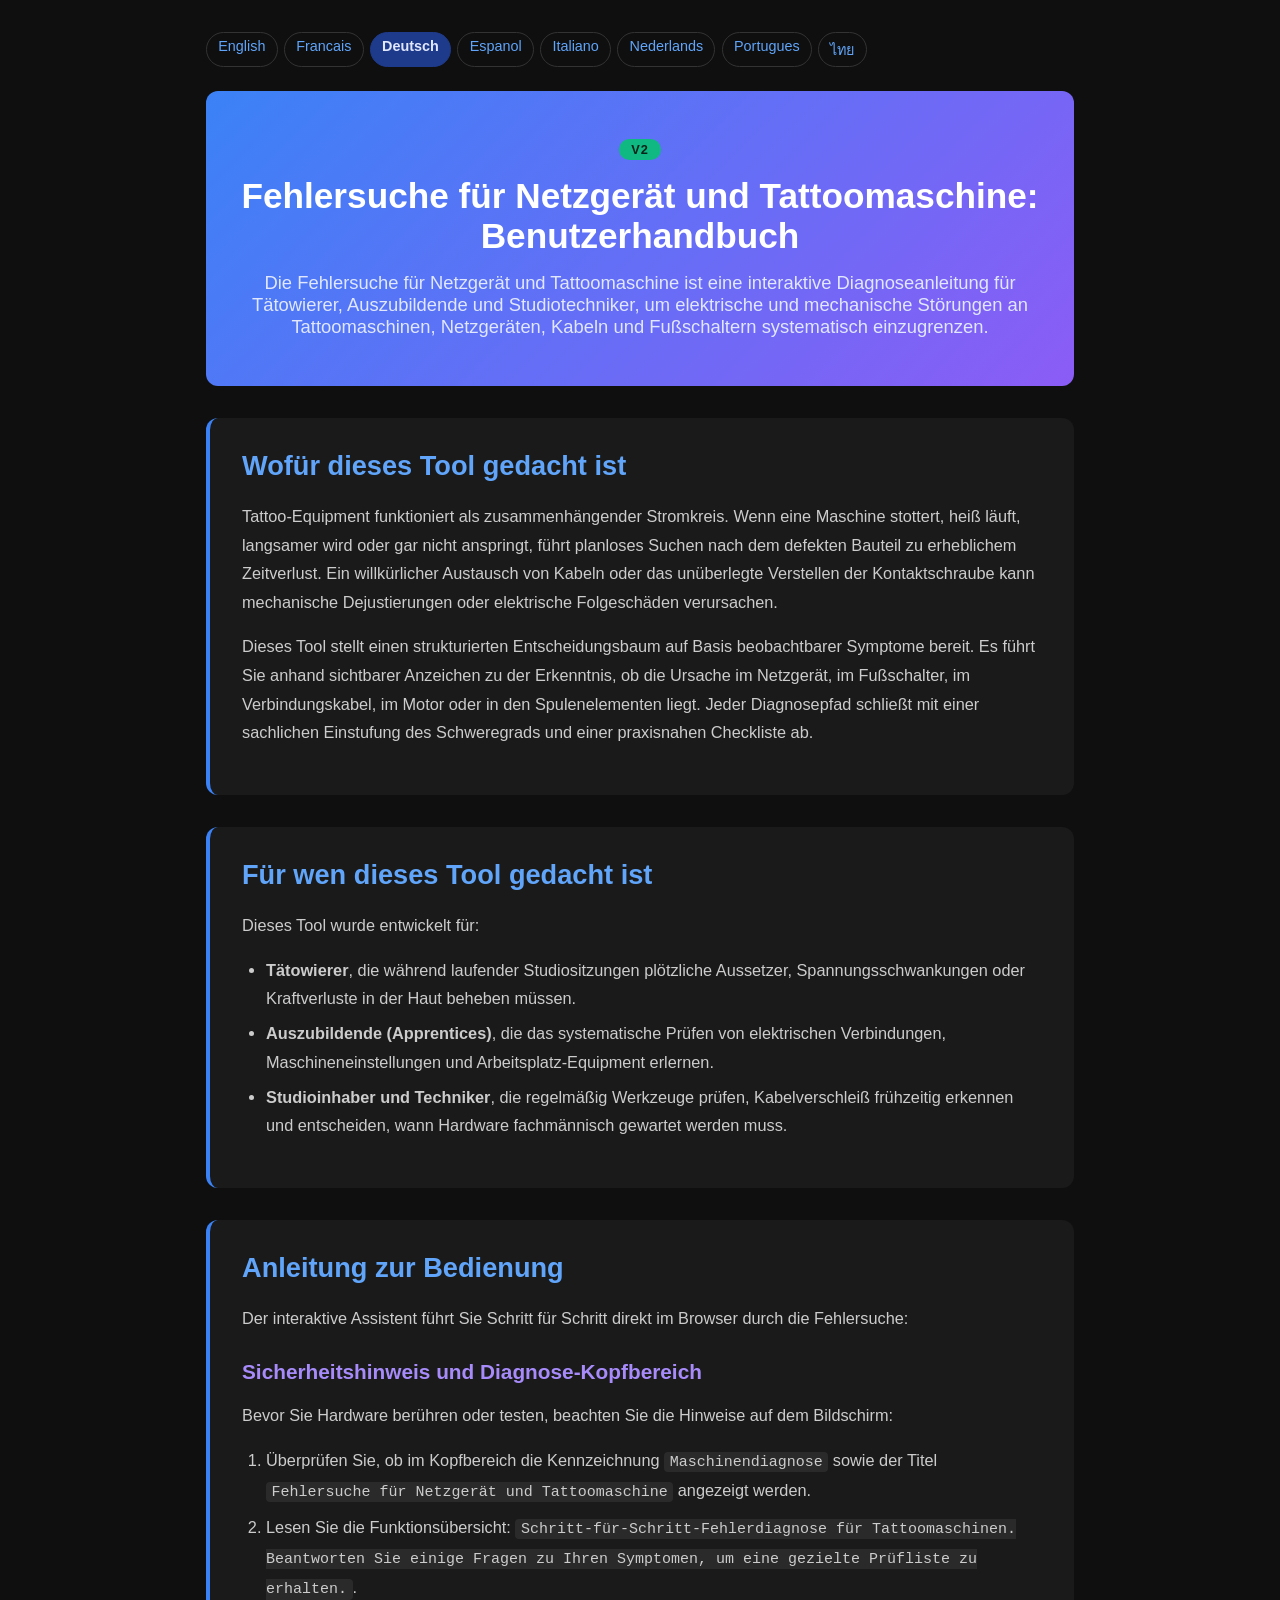
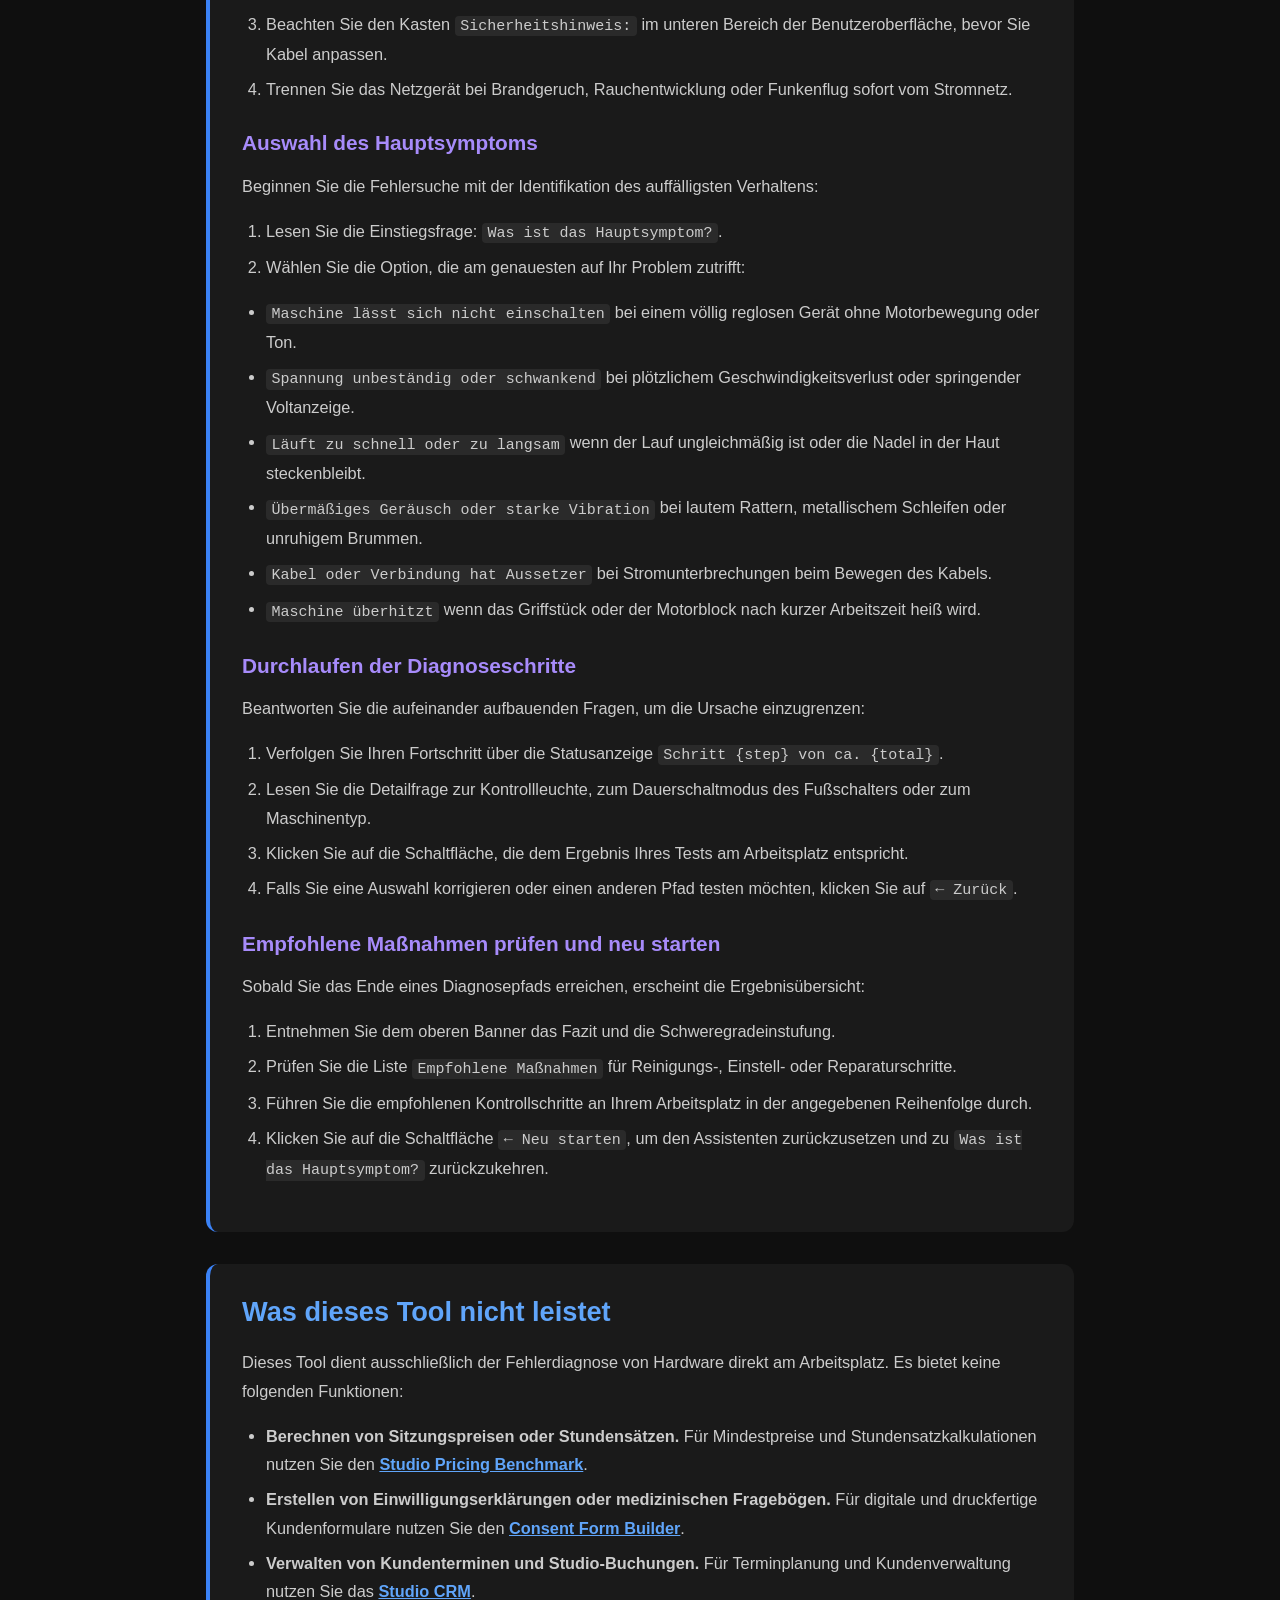
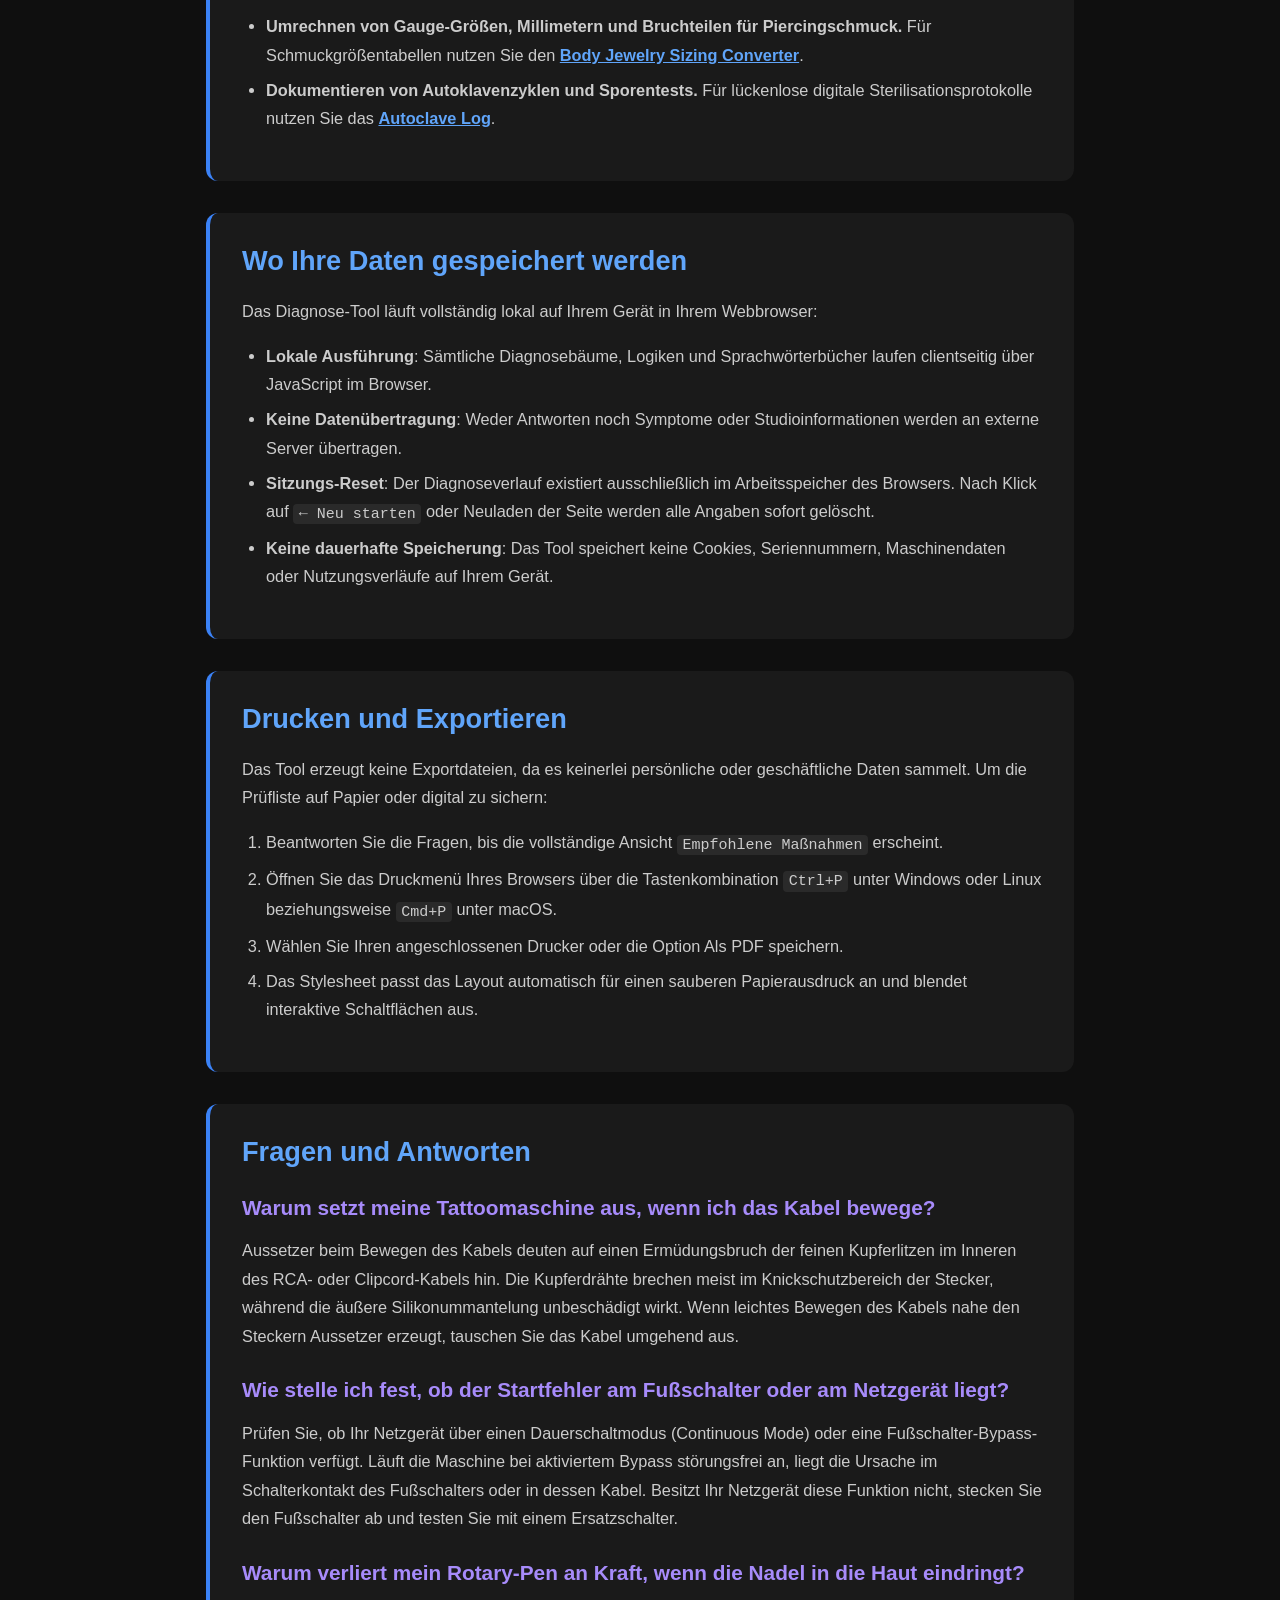
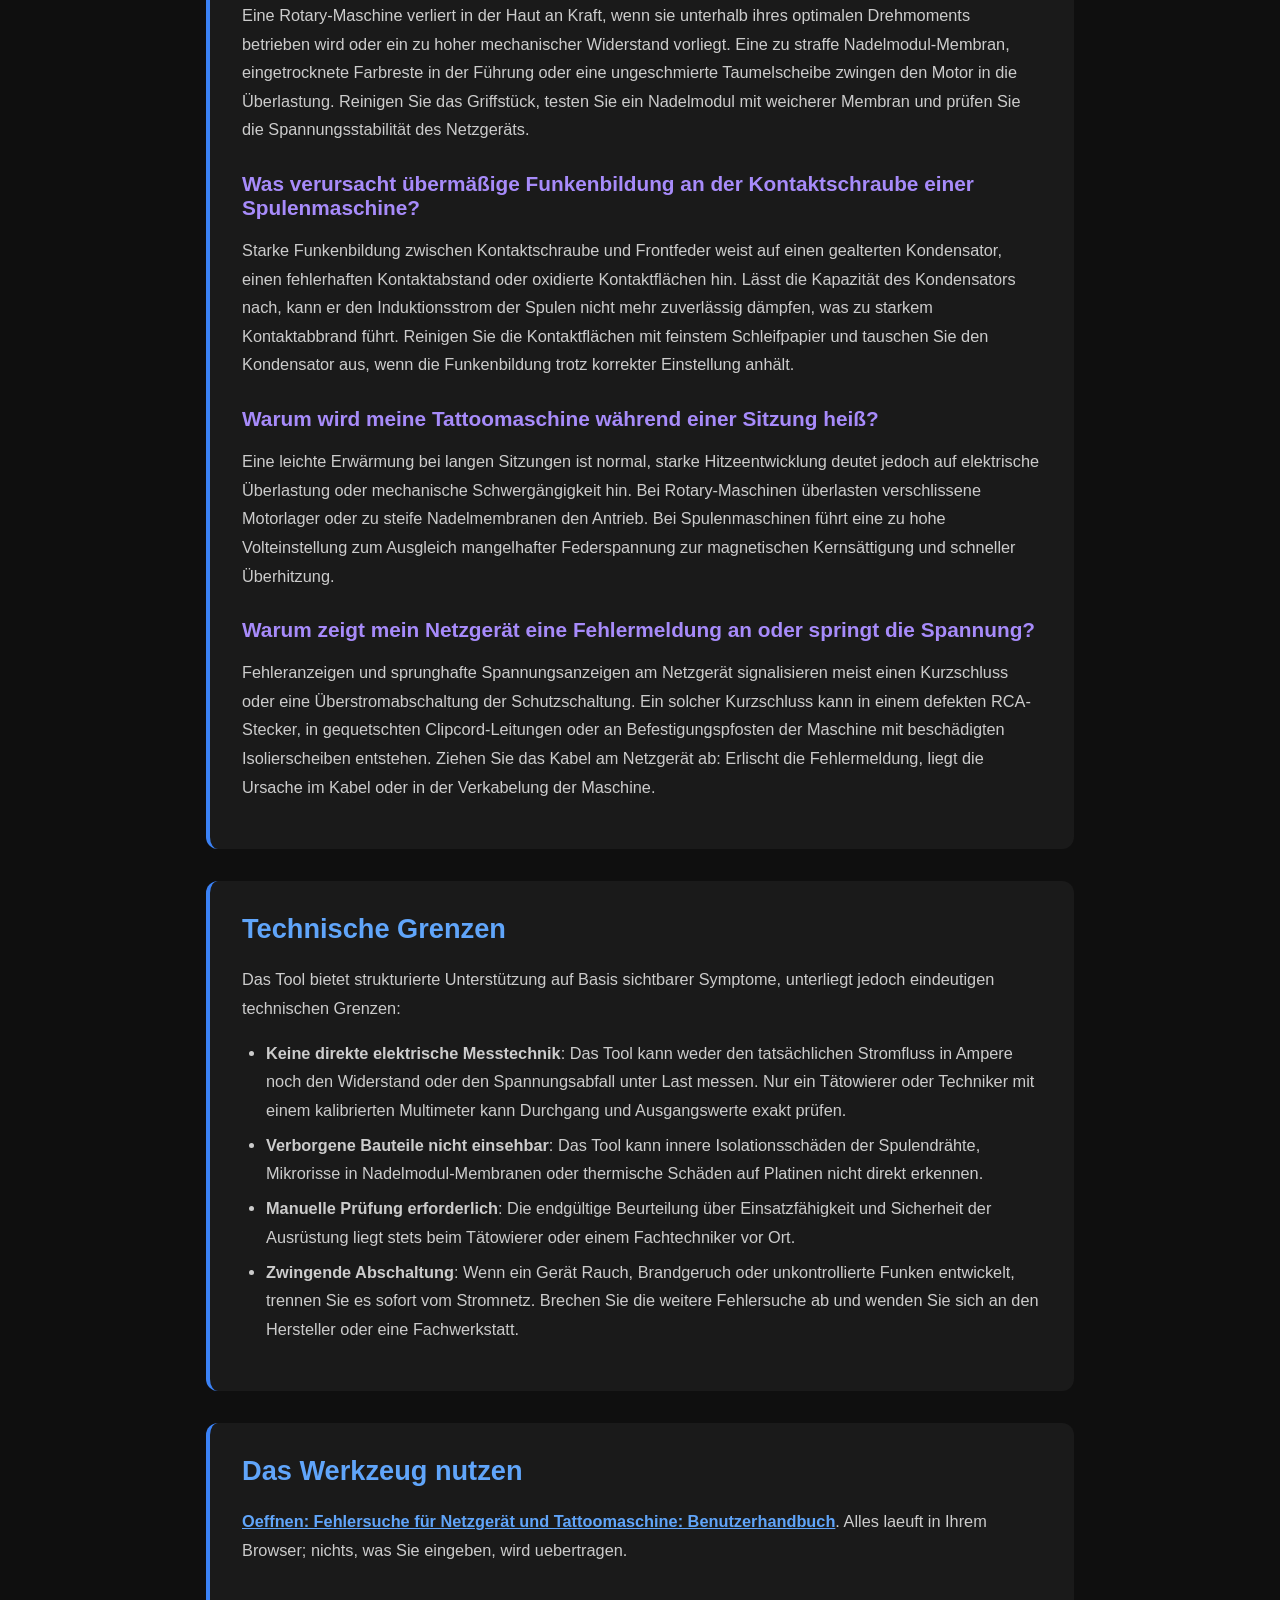
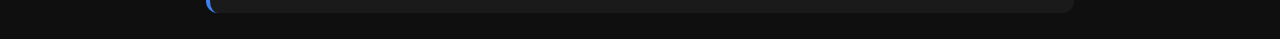
<file: documentation-de.html>
<!DOCTYPE html>
<html lang="de">
<head><meta name="robots" content="noindex,nofollow">
    <meta charset="UTF-8">
    <meta name="viewport" content="width=device-width, initial-scale=1.0">
    <title>Fehlersuche für Netzgerät und Tattoomaschine: Benutzerhandbuch Dokumentation | Poli International</title>
    <meta name="description" content="Die Fehlersuche für Netzgerät und Tattoomaschine ist eine interaktive Diagnoseanleitung für Tätowierer, Auszubildende und Studiotechniker, um elektrische und mechanische Störungen an Tattoomaschinen, Netzgeräten, Kabeln und Fußschaltern systematisch einzugrenzen.">
    <link rel="canonical" href="https://poliinternational.com/power-supply-troubleshooter/">
    <style>
        body { background: #0f0f0f; color: #fff; font-family: -apple-system, BlinkMacSystemFont, "Segoe UI", Roboto, sans-serif; margin: 0; padding: 0; }
        body.in-iframe .doc-hero h1 { display: none; }
        * { box-sizing: border-box; }
        .entry-content { max-width: 900px; margin: 0 auto; padding: 2rem 1rem; }
        .doc-hero { background: linear-gradient(135deg, #3B82F6, #8B5CF6); padding: 3rem 2rem; text-align: center; border-radius: 0.75rem; margin-bottom: 2rem; }
        .doc-hero h1 { font-size: 2.2rem; margin: 0 0 1rem; font-weight: 700; }
        .doc-hero p { font-size: 1.15rem; color: #E0E7FF; margin: 0; }
        .doc-hero .v2 { display: inline-block; margin-bottom: 1rem; padding: 0.2rem 0.75rem; border-radius: 999px; background: #10B981; color: #04241a; font-weight: 800; font-size: 0.8rem; letter-spacing: 0.08em; }
        .doc-section { margin: 2rem 0; padding: 2rem; background: #1a1a1a; border-radius: 0.75rem; border-left: 4px solid #3B82F6; }
        .doc-section h2 { color: #60A5FA; font-size: 1.7rem; margin: 0 0 1.25rem; font-weight: 600; }
        .doc-section h3 { color: #A78BFA; font-size: 1.3rem; margin: 1.75rem 0 0.75rem; font-weight: 600; }
        .doc-section p, .doc-section li { color: #ccc; line-height: 1.75; font-size: 1.02rem; }
        .doc-section ul, .doc-section ol { padding-left: 1.5rem; }
        .doc-section li { margin: 0.4rem 0; }
        .doc-section code { background: #2a2a2a; padding: 0.1rem 0.35rem; border-radius: 0.25rem; font-size: 0.92em; }
        .doc-section a { color: #60A5FA; font-weight: 600; }
        .highlight-box { background: linear-gradient(135deg, #1E3A8A, #4C1D95); padding: 1.25rem 1.5rem; border-radius: 0.5rem; margin: 1.5rem 0; border-left: 4px solid #10B981; }
        .highlight-box p { color: #E0E7FF; margin: 0; }
        table { width: 100%; border-collapse: collapse; margin: 1.5rem 0; }
        th, td { padding: 0.75rem; text-align: left; border: 1px solid #333; vertical-align: top; }
        th { background: #2a2a2a; color: #60A5FA; }
        td { color: #ccc; }
        .doc-langs { display: flex; flex-wrap: wrap; gap: 0.4rem; margin: 0 0 1.5rem; font-size: 0.9rem; }
        .doc-langs a, .doc-langs span { padding: 0.3rem 0.7rem; border-radius: 999px; border: 1px solid #333; text-decoration: none; }
        .doc-langs a { color: #60A5FA; }
        .doc-langs span { background: #1E3A8A; color: #E0E7FF; border-color: #1E3A8A; font-weight: 700; }
    </style>
</head>
<body>
<script>if (window.self !== window.top) document.body.classList.add('in-iframe');</script>
    <div class="entry-content">
        <nav class="doc-langs" aria-label="Documentation language"><a lang="en" href="documentation.html">English</a><a lang="fr" href="documentation-fr.html">Francais</a><span lang="de">Deutsch</span><a lang="es" href="documentation-es.html">Espanol</a><a lang="it" href="documentation-it.html">Italiano</a><a lang="nl" href="documentation-nl.html">Nederlands</a><a lang="pt" href="documentation-pt.html">Portugues</a><a lang="th" href="documentation-th.html">ไทย</a></nav>
        <div class="doc-hero">
            <span class="v2">V2</span>
            <h1>Fehlersuche für Netzgerät und Tattoomaschine: Benutzerhandbuch</h1>
            <p>Die Fehlersuche für Netzgerät und Tattoomaschine ist eine interaktive Diagnoseanleitung für Tätowierer, Auszubildende und Studiotechniker, um elektrische und mechanische Störungen an Tattoomaschinen, Netzgeräten, Kabeln und Fußschaltern systematisch einzugrenzen.</p>
        </div>
        <div class="doc-section">
        <h2>Wofür dieses Tool gedacht ist</h2>
        <p>Tattoo-Equipment funktioniert als zusammenhängender Stromkreis. Wenn eine Maschine stottert, heiß läuft, langsamer wird oder gar nicht anspringt, führt planloses Suchen nach dem defekten Bauteil zu erheblichem Zeitverlust. Ein willkürlicher Austausch von Kabeln oder das unüberlegte Verstellen der Kontaktschraube kann mechanische Dejustierungen oder elektrische Folgeschäden verursachen.</p>
        <p>Dieses Tool stellt einen strukturierten Entscheidungsbaum auf Basis beobachtbarer Symptome bereit. Es führt Sie anhand sichtbarer Anzeichen zu der Erkenntnis, ob die Ursache im Netzgerät, im Fußschalter, im Verbindungskabel, im Motor oder in den Spulenelementen liegt. Jeder Diagnosepfad schließt mit einer sachlichen Einstufung des Schweregrads und einer praxisnahen Checkliste ab.</p>
        </div>
        <div class="doc-section">
        <h2>Für wen dieses Tool gedacht ist</h2>
        <p>Dieses Tool wurde entwickelt für:</p>
        <ul>
        <li><strong>Tätowierer</strong>, die während laufender Studiositzungen plötzliche Aussetzer, Spannungsschwankungen oder Kraftverluste in der Haut beheben müssen.</li>
        <li><strong>Auszubildende (Apprentices)</strong>, die das systematische Prüfen von elektrischen Verbindungen, Maschineneinstellungen und Arbeitsplatz-Equipment erlernen.</li>
        <li><strong>Studioinhaber und Techniker</strong>, die regelmäßig Werkzeuge prüfen, Kabelverschleiß frühzeitig erkennen und entscheiden, wann Hardware fachmännisch gewartet werden muss.</li>
        </ul>
        </div>
        <div class="doc-section">
        <h2>Anleitung zur Bedienung</h2>
        <p>Der interaktive Assistent führt Sie Schritt für Schritt direkt im Browser durch die Fehlersuche:</p>
        <h3>Sicherheitshinweis und Diagnose-Kopfbereich</h3>
        <p>Bevor Sie Hardware berühren oder testen, beachten Sie die Hinweise auf dem Bildschirm:</p>
        <ol>
        <li>Überprüfen Sie, ob im Kopfbereich die Kennzeichnung <code>Maschinendiagnose</code> sowie der Titel <code>Fehlersuche für Netzgerät und Tattoomaschine</code> angezeigt werden.</li>
        <li>Lesen Sie die Funktionsübersicht: <code>Schritt-für-Schritt-Fehlerdiagnose für Tattoomaschinen. Beantworten Sie einige Fragen zu Ihren Symptomen, um eine gezielte Prüfliste zu erhalten.</code>.</li>
        <li>Beachten Sie den Kasten <code>Sicherheitshinweis:</code> im unteren Bereich der Benutzeroberfläche, bevor Sie Kabel anpassen.</li>
        <li>Trennen Sie das Netzgerät bei Brandgeruch, Rauchentwicklung oder Funkenflug sofort vom Stromnetz.</li>
        </ol>
        <h3>Auswahl des Hauptsymptoms</h3>
        <p>Beginnen Sie die Fehlersuche mit der Identifikation des auffälligsten Verhaltens:</p>
        <ol>
        <li>Lesen Sie die Einstiegsfrage: <code>Was ist das Hauptsymptom?</code>.</li>
        <li>Wählen Sie die Option, die am genauesten auf Ihr Problem zutrifft:</li>
        </ol>
        <ul>
        <li><code>Maschine lässt sich nicht einschalten</code> bei einem völlig reglosen Gerät ohne Motorbewegung oder Ton.</li>
        <li><code>Spannung unbeständig oder schwankend</code> bei plötzlichem Geschwindigkeitsverlust oder springender Voltanzeige.</li>
        <li><code>Läuft zu schnell oder zu langsam</code> wenn der Lauf ungleichmäßig ist oder die Nadel in der Haut steckenbleibt.</li>
        <li><code>Übermäßiges Geräusch oder starke Vibration</code> bei lautem Rattern, metallischem Schleifen oder unruhigem Brummen.</li>
        <li><code>Kabel oder Verbindung hat Aussetzer</code> bei Stromunterbrechungen beim Bewegen des Kabels.</li>
        <li><code>Maschine überhitzt</code> wenn das Griffstück oder der Motorblock nach kurzer Arbeitszeit heiß wird.</li>
        </ul>
        <h3>Durchlaufen der Diagnoseschritte</h3>
        <p>Beantworten Sie die aufeinander aufbauenden Fragen, um die Ursache einzugrenzen:</p>
        <ol>
        <li>Verfolgen Sie Ihren Fortschritt über die Statusanzeige <code>Schritt {step} von ca. {total}</code>.</li>
        <li>Lesen Sie die Detailfrage zur Kontrollleuchte, zum Dauerschaltmodus des Fußschalters oder zum Maschinentyp.</li>
        <li>Klicken Sie auf die Schaltfläche, die dem Ergebnis Ihres Tests am Arbeitsplatz entspricht.</li>
        <li>Falls Sie eine Auswahl korrigieren oder einen anderen Pfad testen möchten, klicken Sie auf <code>← Zurück</code>.</li>
        </ol>
        <h3>Empfohlene Maßnahmen prüfen und neu starten</h3>
        <p>Sobald Sie das Ende eines Diagnosepfads erreichen, erscheint die Ergebnisübersicht:</p>
        <ol>
        <li>Entnehmen Sie dem oberen Banner das Fazit und die Schweregradeinstufung.</li>
        <li>Prüfen Sie die Liste <code>Empfohlene Maßnahmen</code> für Reinigungs-, Einstell- oder Reparaturschritte.</li>
        <li>Führen Sie die empfohlenen Kontrollschritte an Ihrem Arbeitsplatz in der angegebenen Reihenfolge durch.</li>
        <li>Klicken Sie auf die Schaltfläche <code>← Neu starten</code>, um den Assistenten zurückzusetzen und zu <code>Was ist das Hauptsymptom?</code> zurückzukehren.</li>
        </ol>
        </div>
        <div class="doc-section">
        <h2>Was dieses Tool nicht leistet</h2>
        <p>Dieses Tool dient ausschließlich der Fehlerdiagnose von Hardware direkt am Arbeitsplatz. Es bietet keine folgenden Funktionen:</p>
        <ul>
        <li><strong>Berechnen von Sitzungspreisen oder Stundensätzen.</strong> Für Mindestpreise und Stundensatzkalkulationen nutzen Sie den <a href="https://poliinternational.com/studio-pricing-benchmark/" target="_top">Studio Pricing Benchmark</a>.</li>
        <li><strong>Erstellen von Einwilligungserklärungen oder medizinischen Fragebögen.</strong> Für digitale und druckfertige Kundenformulare nutzen Sie den <a href="https://poliinternational.com/form-builder/" target="_top">Consent Form Builder</a>.</li>
        <li><strong>Verwalten von Kundenterminen und Studio-Buchungen.</strong> Für Terminplanung und Kundenverwaltung nutzen Sie das <a href="https://poliinternational.com/studio-crm/" target="_top">Studio CRM</a>.</li>
        <li><strong>Umrechnen von Gauge-Größen, Millimetern und Bruchteilen für Piercingschmuck.</strong> Für Schmuckgrößentabellen nutzen Sie den <a href="https://poliinternational.com/gauge-converter/" target="_top">Body Jewelry Sizing Converter</a>.</li>
        <li><strong>Dokumentieren von Autoklavenzyklen und Sporentests.</strong> Für lückenlose digitale Sterilisationsprotokolle nutzen Sie das <a href="https://poliinternational.com/autoclave-calculator/" target="_top">Autoclave Log</a>.</li>
        </ul>
        </div>
        <div class="doc-section">
        <h2>Wo Ihre Daten gespeichert werden</h2>
        <p>Das Diagnose-Tool läuft vollständig lokal auf Ihrem Gerät in Ihrem Webbrowser:</p>
        <ul>
        <li><strong>Lokale Ausführung</strong>: Sämtliche Diagnosebäume, Logiken und Sprachwörterbücher laufen clientseitig über JavaScript im Browser.</li>
        <li><strong>Keine Datenübertragung</strong>: Weder Antworten noch Symptome oder Studioinformationen werden an externe Server übertragen.</li>
        <li><strong>Sitzungs-Reset</strong>: Der Diagnoseverlauf existiert ausschließlich im Arbeitsspeicher des Browsers. Nach Klick auf <code>← Neu starten</code> oder Neuladen der Seite werden alle Angaben sofort gelöscht.</li>
        <li><strong>Keine dauerhafte Speicherung</strong>: Das Tool speichert keine Cookies, Seriennummern, Maschinendaten oder Nutzungsverläufe auf Ihrem Gerät.</li>
        </ul>
        </div>
        <div class="doc-section">
        <h2>Drucken und Exportieren</h2>
        <p>Das Tool erzeugt keine Exportdateien, da es keinerlei persönliche oder geschäftliche Daten sammelt. Um die Prüfliste auf Papier oder digital zu sichern:</p>
        <ol>
        <li>Beantworten Sie die Fragen, bis die vollständige Ansicht <code>Empfohlene Maßnahmen</code> erscheint.</li>
        <li>Öffnen Sie das Druckmenü Ihres Browsers über die Tastenkombination <code>Ctrl+P</code> unter Windows oder Linux beziehungsweise <code>Cmd+P</code> unter macOS.</li>
        <li>Wählen Sie Ihren angeschlossenen Drucker oder die Option Als PDF speichern.</li>
        <li>Das Stylesheet passt das Layout automatisch für einen sauberen Papierausdruck an und blendet interaktive Schaltflächen aus.</li>
        </ol>
        </div>
        <div class="doc-section">
        <h2>Fragen und Antworten</h2>
        <h3>Warum setzt meine Tattoomaschine aus, wenn ich das Kabel bewege?</h3>
        <p>Aussetzer beim Bewegen des Kabels deuten auf einen Ermüdungsbruch der feinen Kupferlitzen im Inneren des RCA- oder Clipcord-Kabels hin. Die Kupferdrähte brechen meist im Knickschutzbereich der Stecker, während die äußere Silikonummantelung unbeschädigt wirkt. Wenn leichtes Bewegen des Kabels nahe den Steckern Aussetzer erzeugt, tauschen Sie das Kabel umgehend aus.</p>
        <h3>Wie stelle ich fest, ob der Startfehler am Fußschalter oder am Netzgerät liegt?</h3>
        <p>Prüfen Sie, ob Ihr Netzgerät über einen Dauerschaltmodus (Continuous Mode) oder eine Fußschalter-Bypass-Funktion verfügt. Läuft die Maschine bei aktiviertem Bypass störungsfrei an, liegt die Ursache im Schalterkontakt des Fußschalters oder in dessen Kabel. Besitzt Ihr Netzgerät diese Funktion nicht, stecken Sie den Fußschalter ab und testen Sie mit einem Ersatzschalter.</p>
        <h3>Warum verliert mein Rotary-Pen an Kraft, wenn die Nadel in die Haut eindringt?</h3>
        <p>Eine Rotary-Maschine verliert in der Haut an Kraft, wenn sie unterhalb ihres optimalen Drehmoments betrieben wird oder ein zu hoher mechanischer Widerstand vorliegt. Eine zu straffe Nadelmodul-Membran, eingetrocknete Farbreste in der Führung oder eine ungeschmierte Taumelscheibe zwingen den Motor in die Überlastung. Reinigen Sie das Griffstück, testen Sie ein Nadelmodul mit weicherer Membran und prüfen Sie die Spannungsstabilität des Netzgeräts.</p>
        <h3>Was verursacht übermäßige Funkenbildung an der Kontaktschraube einer Spulenmaschine?</h3>
        <p>Starke Funkenbildung zwischen Kontaktschraube und Frontfeder weist auf einen gealterten Kondensator, einen fehlerhaften Kontaktabstand oder oxidierte Kontaktflächen hin. Lässt die Kapazität des Kondensators nach, kann er den Induktionsstrom der Spulen nicht mehr zuverlässig dämpfen, was zu starkem Kontaktabbrand führt. Reinigen Sie die Kontaktflächen mit feinstem Schleifpapier und tauschen Sie den Kondensator aus, wenn die Funkenbildung trotz korrekter Einstellung anhält.</p>
        <h3>Warum wird meine Tattoomaschine während einer Sitzung heiß?</h3>
        <p>Eine leichte Erwärmung bei langen Sitzungen ist normal, starke Hitzeentwicklung deutet jedoch auf elektrische Überlastung oder mechanische Schwergängigkeit hin. Bei Rotary-Maschinen überlasten verschlissene Motorlager oder zu steife Nadelmembranen den Antrieb. Bei Spulenmaschinen führt eine zu hohe Volteinstellung zum Ausgleich mangelhafter Federspannung zur magnetischen Kernsättigung und schneller Überhitzung.</p>
        <h3>Warum zeigt mein Netzgerät eine Fehlermeldung an oder springt die Spannung?</h3>
        <p>Fehleranzeigen und sprunghafte Spannungsanzeigen am Netzgerät signalisieren meist einen Kurzschluss oder eine Überstromabschaltung der Schutzschaltung. Ein solcher Kurzschluss kann in einem defekten RCA-Stecker, in gequetschten Clipcord-Leitungen oder an Befestigungspfosten der Maschine mit beschädigten Isolierscheiben entstehen. Ziehen Sie das Kabel am Netzgerät ab: Erlischt die Fehlermeldung, liegt die Ursache im Kabel oder in der Verkabelung der Maschine.</p>
        </div>
        <div class="doc-section">
        <h2>Technische Grenzen</h2>
        <p>Das Tool bietet strukturierte Unterstützung auf Basis sichtbarer Symptome, unterliegt jedoch eindeutigen technischen Grenzen:</p>
        <ul>
        <li><strong>Keine direkte elektrische Messtechnik</strong>: Das Tool kann weder den tatsächlichen Stromfluss in Ampere noch den Widerstand oder den Spannungsabfall unter Last messen. Nur ein Tätowierer oder Techniker mit einem kalibrierten Multimeter kann Durchgang und Ausgangswerte exakt prüfen.</li>
        <li><strong>Verborgene Bauteile nicht einsehbar</strong>: Das Tool kann innere Isolationsschäden der Spulendrähte, Mikrorisse in Nadelmodul-Membranen oder thermische Schäden auf Platinen nicht direkt erkennen.</li>
        <li><strong>Manuelle Prüfung erforderlich</strong>: Die endgültige Beurteilung über Einsatzfähigkeit und Sicherheit der Ausrüstung liegt stets beim Tätowierer oder einem Fachtechniker vor Ort.</li>
        <li><strong>Zwingende Abschaltung</strong>: Wenn ein Gerät Rauch, Brandgeruch oder unkontrollierte Funken entwickelt, trennen Sie es sofort vom Stromnetz. Brechen Sie die weitere Fehlersuche ab und wenden Sie sich an den Hersteller oder eine Fachwerkstatt.</li>
        </ul>
        </div>
        <div class="doc-section">
            <h2>Das Werkzeug nutzen</h2>
            <p><a href="https://poliinternational.com/power-supply-troubleshooter/" target="_top">Oeffnen: Fehlersuche für Netzgerät und Tattoomaschine: Benutzerhandbuch</a>. Alles laeuft in Ihrem Browser; nichts, was Sie eingeben, wird uebertragen.</p>
        </div>
    </div>
</body>
</html>
</file>
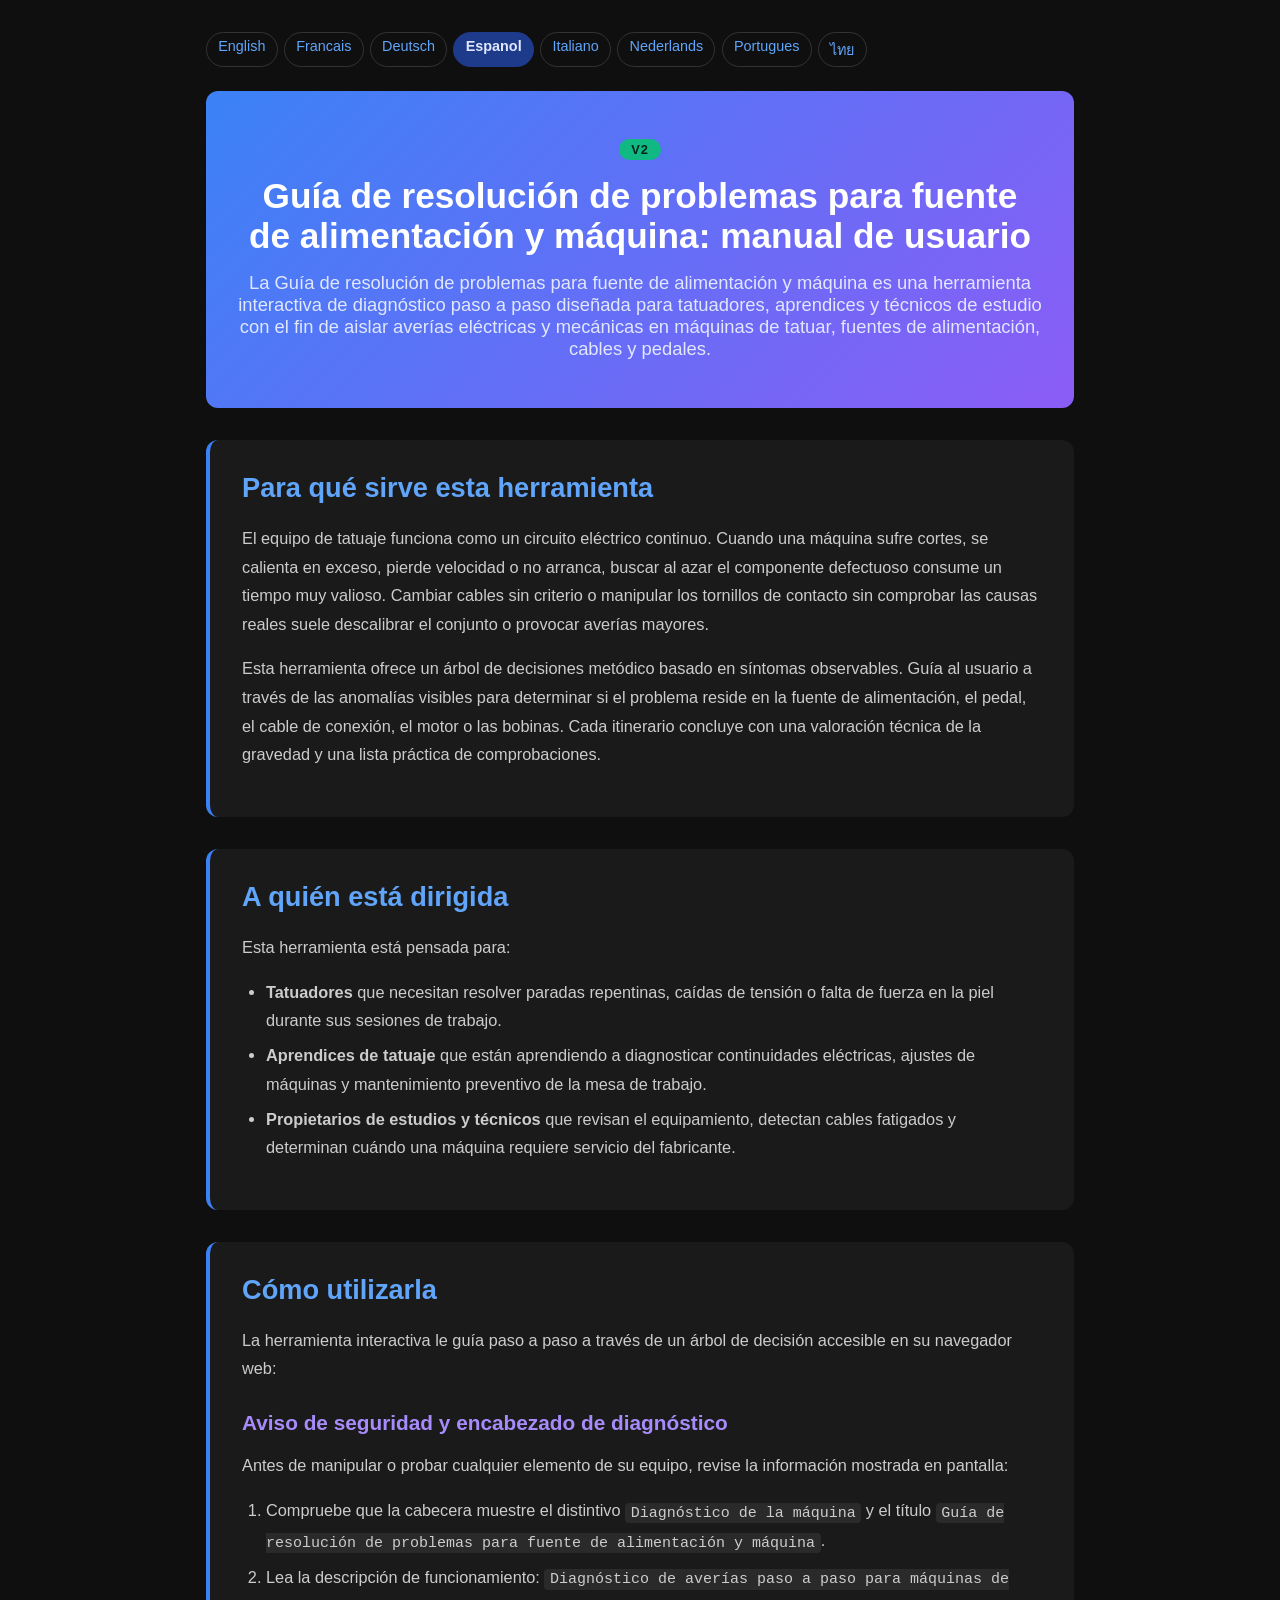
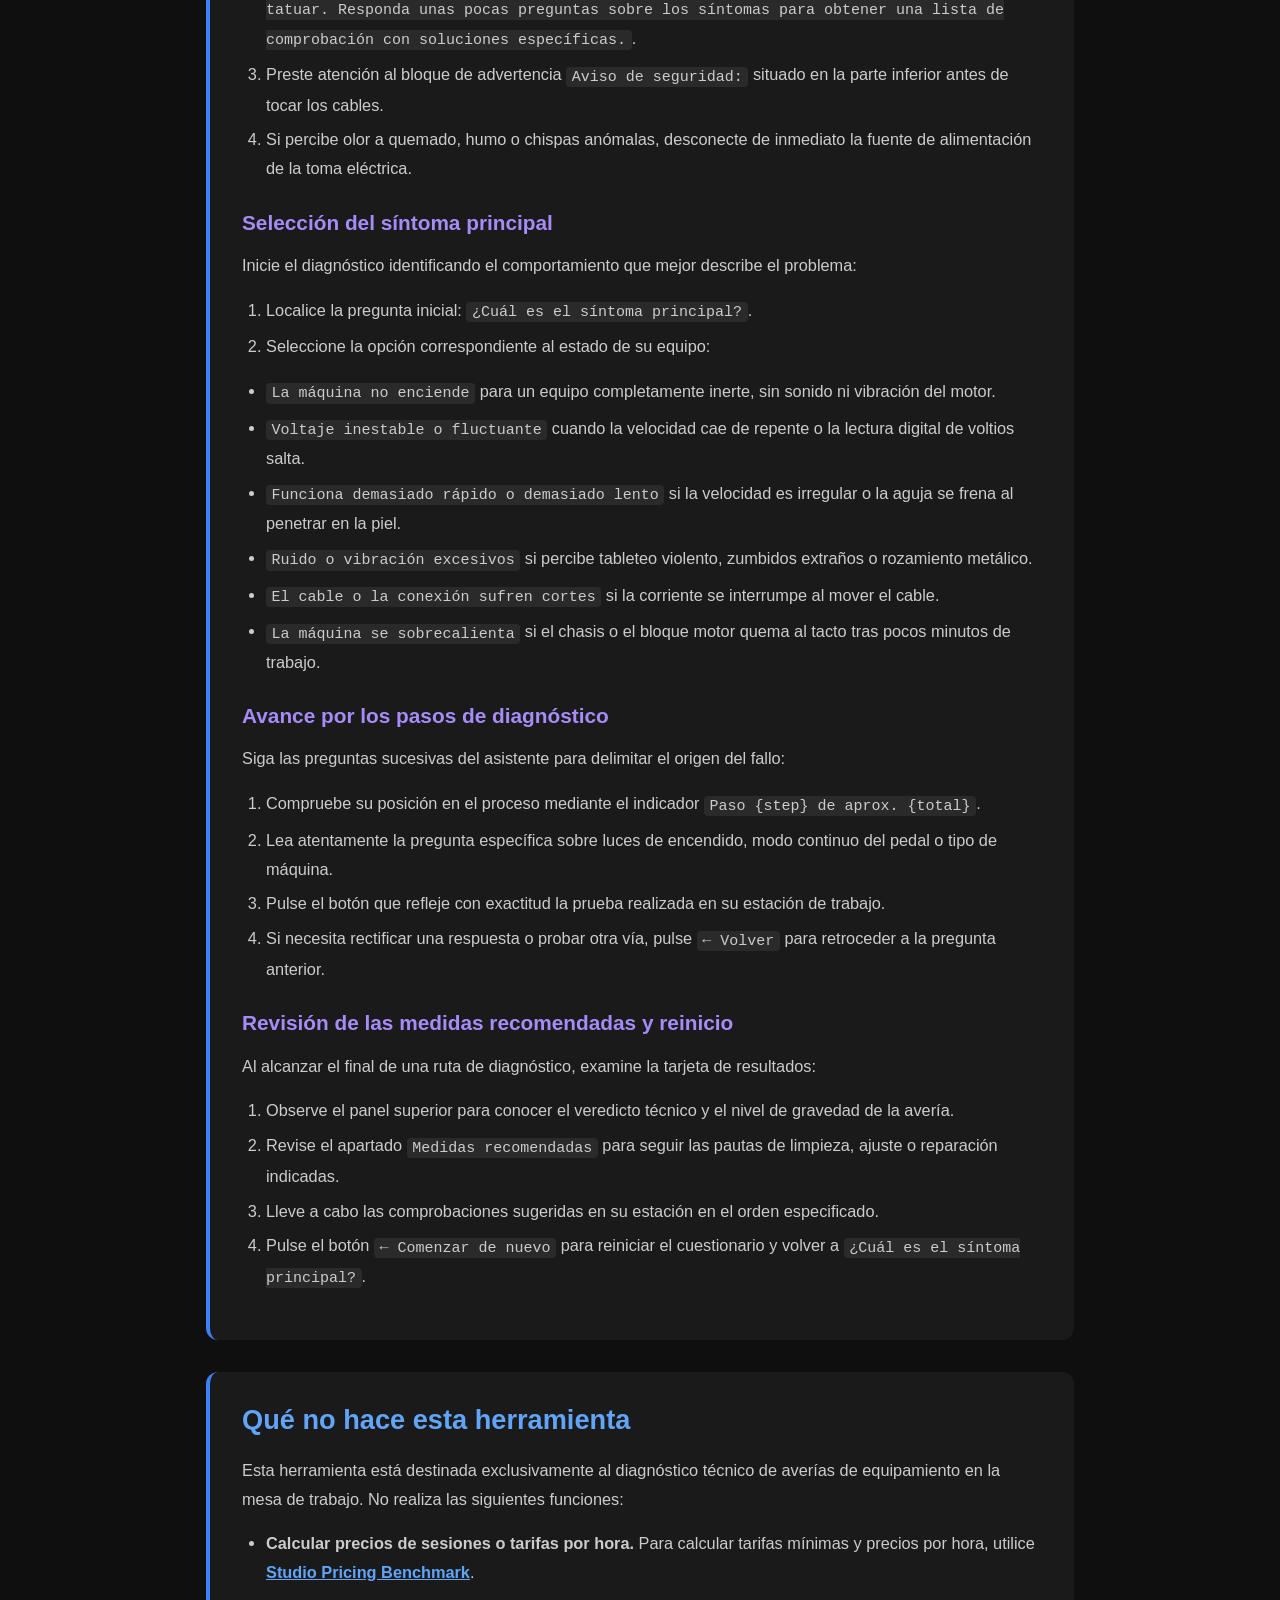
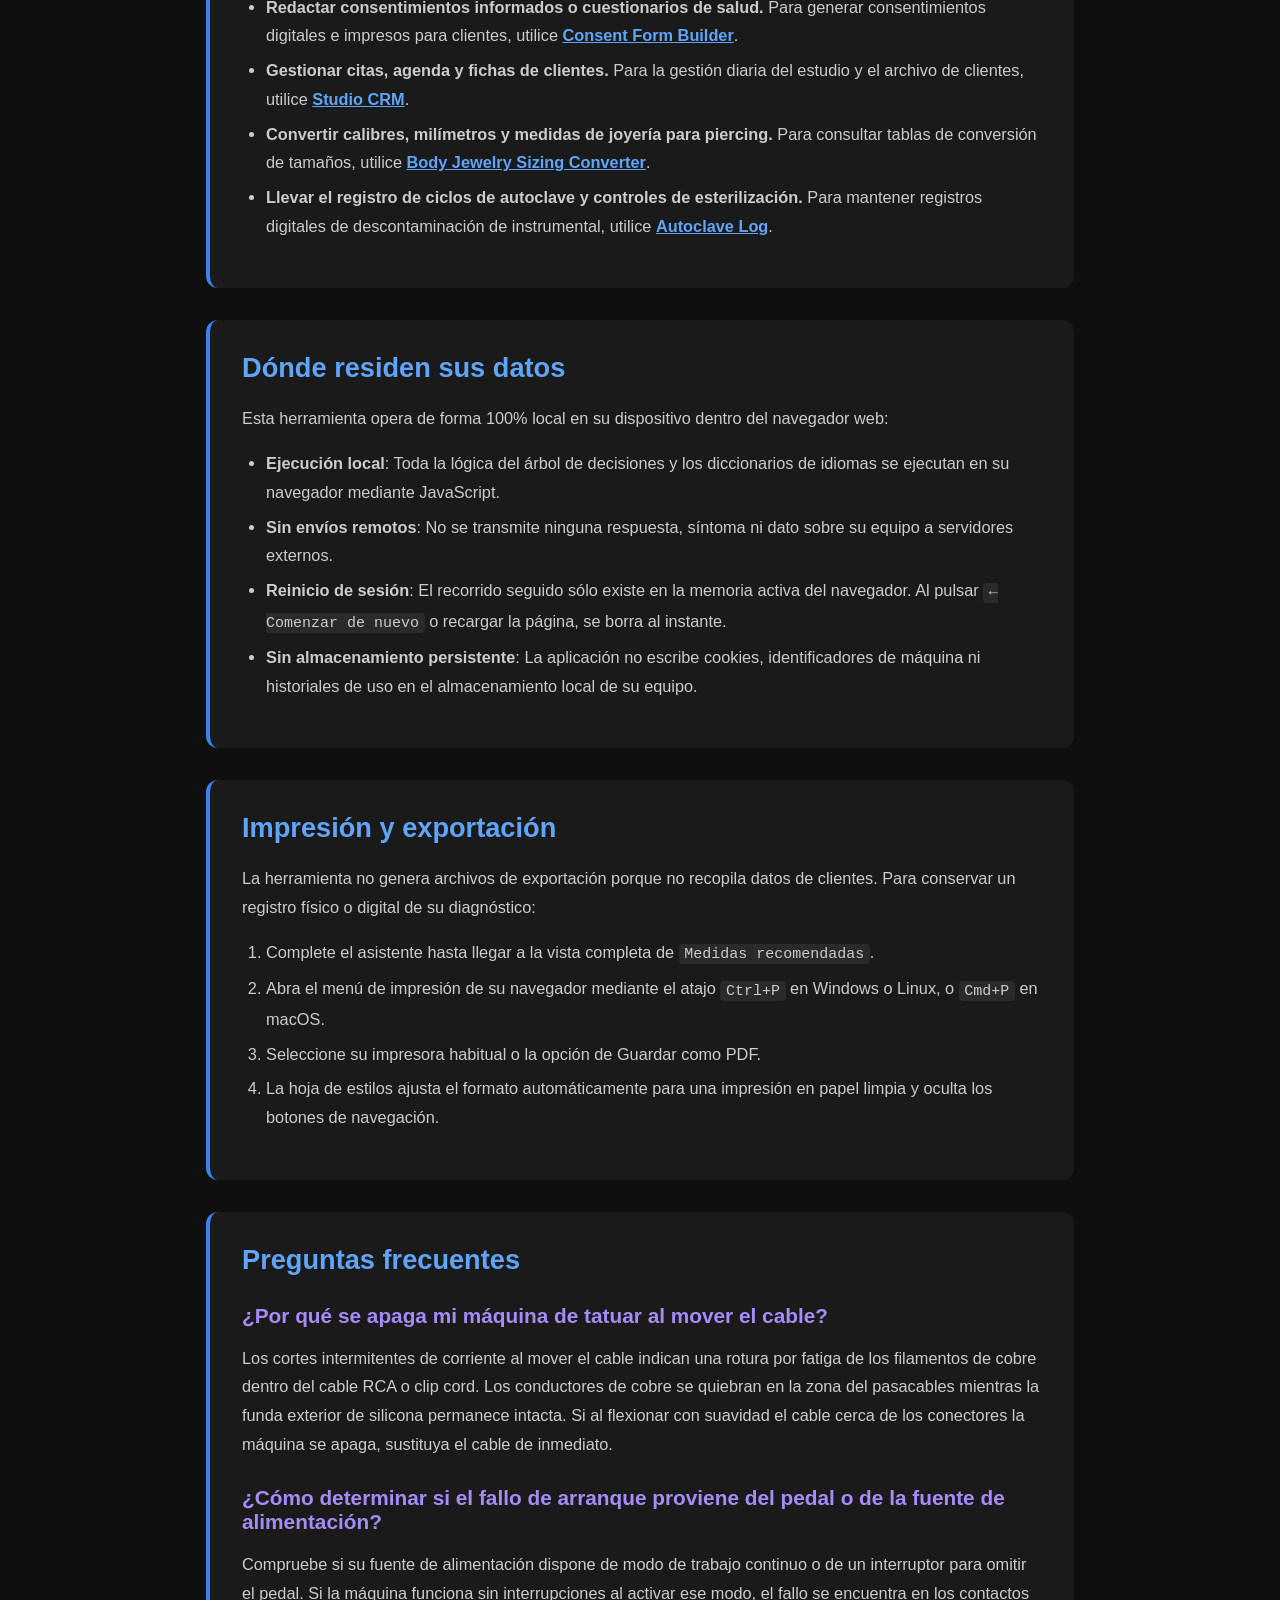
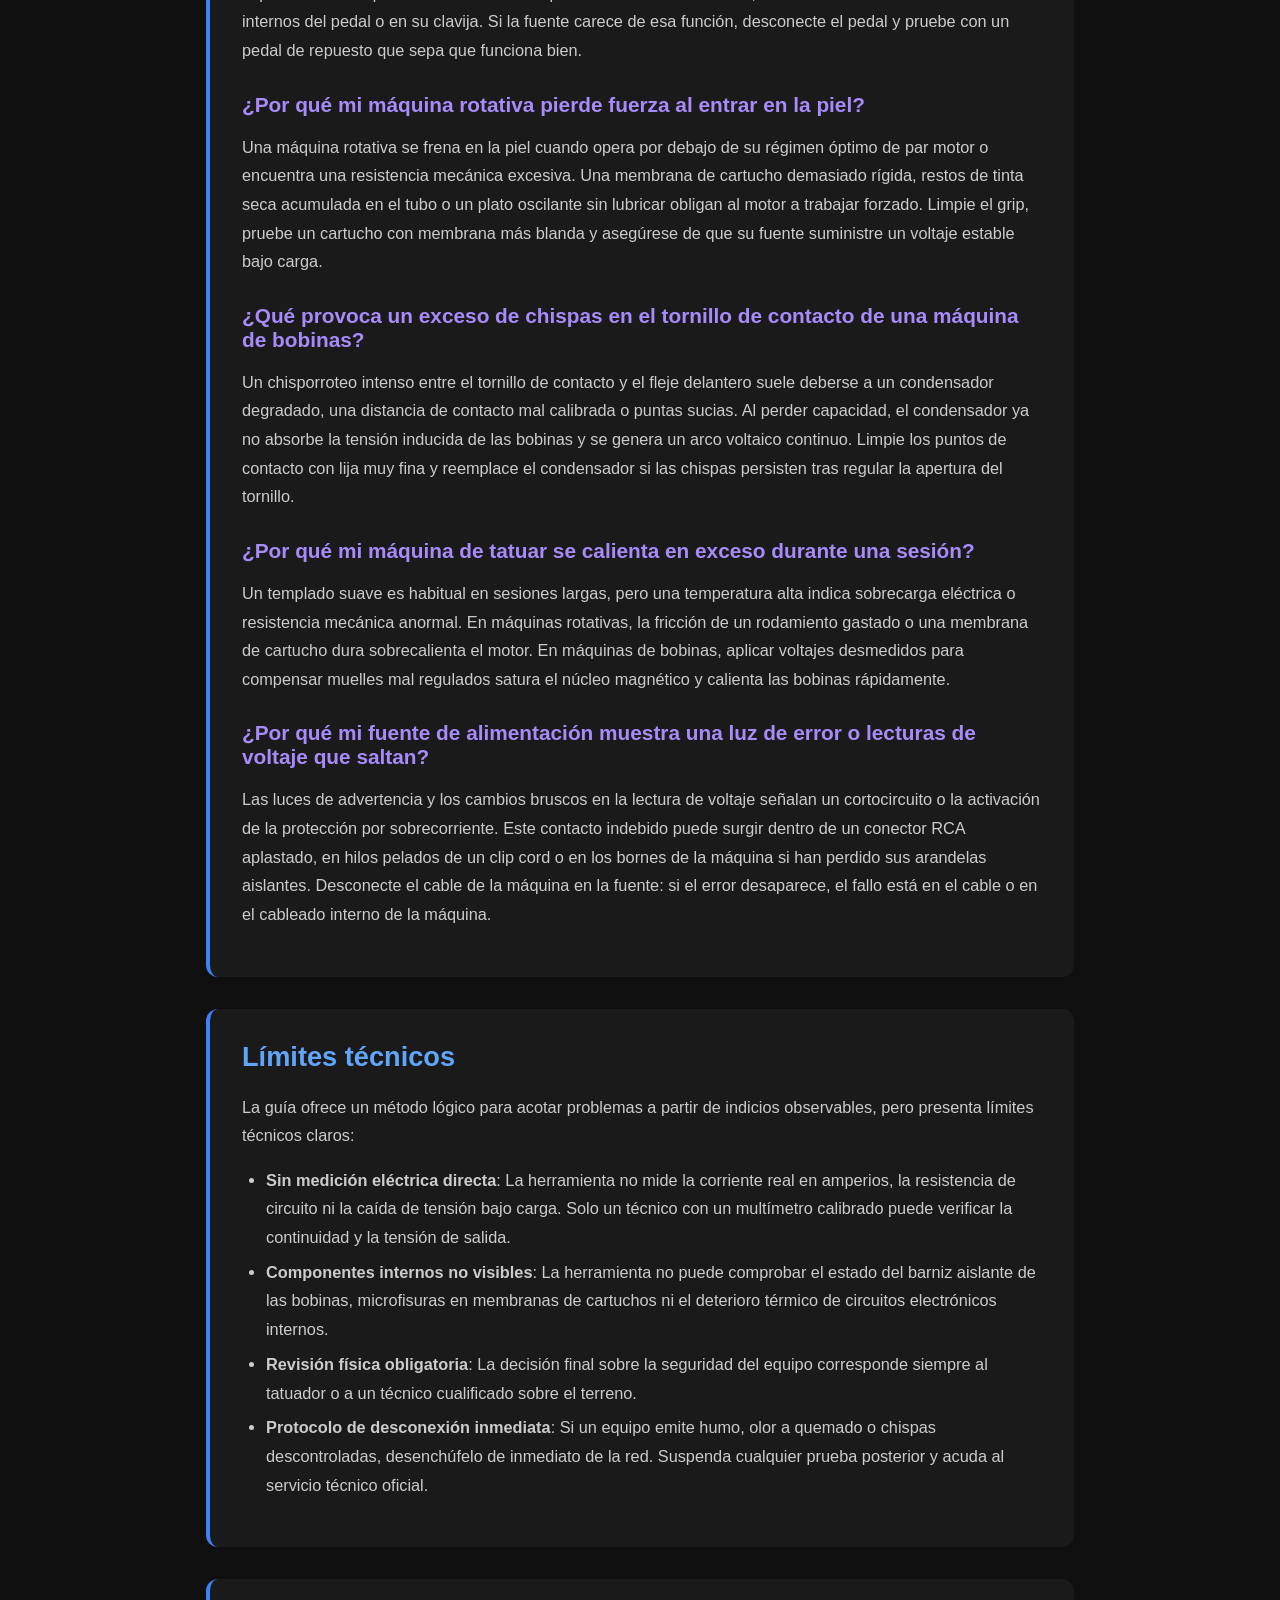
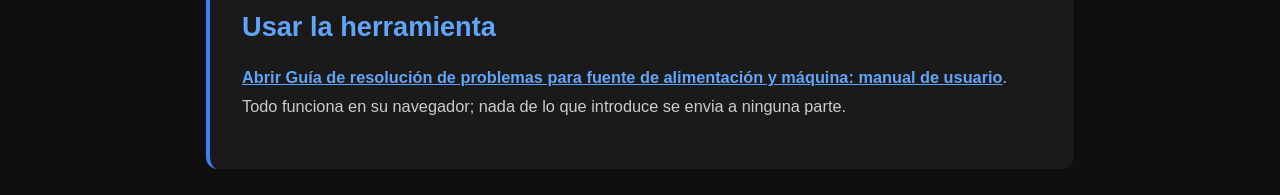
<file: documentation-es.html>
<!DOCTYPE html>
<html lang="es">
<head><meta name="robots" content="noindex,nofollow">
    <meta charset="UTF-8">
    <meta name="viewport" content="width=device-width, initial-scale=1.0">
    <title>Guía de resolución de problemas para fuente de alimentación y máquina: manual de usuario Documentacion | Poli International</title>
    <meta name="description" content="La Guía de resolución de problemas para fuente de alimentación y máquina es una herramienta interactiva de diagnóstico paso a paso diseñada para tatuadores, aprendices y técnicos de estudio con el fin de aislar averías eléctricas y mecánicas en máquinas de tatuar, fuentes de alimentación, cables y pedales.">
    <link rel="canonical" href="https://poliinternational.com/power-supply-troubleshooter/">
    <style>
        body { background: #0f0f0f; color: #fff; font-family: -apple-system, BlinkMacSystemFont, "Segoe UI", Roboto, sans-serif; margin: 0; padding: 0; }
        body.in-iframe .doc-hero h1 { display: none; }
        * { box-sizing: border-box; }
        .entry-content { max-width: 900px; margin: 0 auto; padding: 2rem 1rem; }
        .doc-hero { background: linear-gradient(135deg, #3B82F6, #8B5CF6); padding: 3rem 2rem; text-align: center; border-radius: 0.75rem; margin-bottom: 2rem; }
        .doc-hero h1 { font-size: 2.2rem; margin: 0 0 1rem; font-weight: 700; }
        .doc-hero p { font-size: 1.15rem; color: #E0E7FF; margin: 0; }
        .doc-hero .v2 { display: inline-block; margin-bottom: 1rem; padding: 0.2rem 0.75rem; border-radius: 999px; background: #10B981; color: #04241a; font-weight: 800; font-size: 0.8rem; letter-spacing: 0.08em; }
        .doc-section { margin: 2rem 0; padding: 2rem; background: #1a1a1a; border-radius: 0.75rem; border-left: 4px solid #3B82F6; }
        .doc-section h2 { color: #60A5FA; font-size: 1.7rem; margin: 0 0 1.25rem; font-weight: 600; }
        .doc-section h3 { color: #A78BFA; font-size: 1.3rem; margin: 1.75rem 0 0.75rem; font-weight: 600; }
        .doc-section p, .doc-section li { color: #ccc; line-height: 1.75; font-size: 1.02rem; }
        .doc-section ul, .doc-section ol { padding-left: 1.5rem; }
        .doc-section li { margin: 0.4rem 0; }
        .doc-section code { background: #2a2a2a; padding: 0.1rem 0.35rem; border-radius: 0.25rem; font-size: 0.92em; }
        .doc-section a { color: #60A5FA; font-weight: 600; }
        .highlight-box { background: linear-gradient(135deg, #1E3A8A, #4C1D95); padding: 1.25rem 1.5rem; border-radius: 0.5rem; margin: 1.5rem 0; border-left: 4px solid #10B981; }
        .highlight-box p { color: #E0E7FF; margin: 0; }
        table { width: 100%; border-collapse: collapse; margin: 1.5rem 0; }
        th, td { padding: 0.75rem; text-align: left; border: 1px solid #333; vertical-align: top; }
        th { background: #2a2a2a; color: #60A5FA; }
        td { color: #ccc; }
        .doc-langs { display: flex; flex-wrap: wrap; gap: 0.4rem; margin: 0 0 1.5rem; font-size: 0.9rem; }
        .doc-langs a, .doc-langs span { padding: 0.3rem 0.7rem; border-radius: 999px; border: 1px solid #333; text-decoration: none; }
        .doc-langs a { color: #60A5FA; }
        .doc-langs span { background: #1E3A8A; color: #E0E7FF; border-color: #1E3A8A; font-weight: 700; }
    </style>
</head>
<body>
<script>if (window.self !== window.top) document.body.classList.add('in-iframe');</script>
    <div class="entry-content">
        <nav class="doc-langs" aria-label="Documentation language"><a lang="en" href="documentation.html">English</a><a lang="fr" href="documentation-fr.html">Francais</a><a lang="de" href="documentation-de.html">Deutsch</a><span lang="es">Espanol</span><a lang="it" href="documentation-it.html">Italiano</a><a lang="nl" href="documentation-nl.html">Nederlands</a><a lang="pt" href="documentation-pt.html">Portugues</a><a lang="th" href="documentation-th.html">ไทย</a></nav>
        <div class="doc-hero">
            <span class="v2">V2</span>
            <h1>Guía de resolución de problemas para fuente de alimentación y máquina: manual de usuario</h1>
            <p>La Guía de resolución de problemas para fuente de alimentación y máquina es una herramienta interactiva de diagnóstico paso a paso diseñada para tatuadores, aprendices y técnicos de estudio con el fin de aislar averías eléctricas y mecánicas en máquinas de tatuar, fuentes de alimentación, cables y pedales.</p>
        </div>
        <div class="doc-section">
        <h2>Para qué sirve esta herramienta</h2>
        <p>El equipo de tatuaje funciona como un circuito eléctrico continuo. Cuando una máquina sufre cortes, se calienta en exceso, pierde velocidad o no arranca, buscar al azar el componente defectuoso consume un tiempo muy valioso. Cambiar cables sin criterio o manipular los tornillos de contacto sin comprobar las causas reales suele descalibrar el conjunto o provocar averías mayores.</p>
        <p>Esta herramienta ofrece un árbol de decisiones metódico basado en síntomas observables. Guía al usuario a través de las anomalías visibles para determinar si el problema reside en la fuente de alimentación, el pedal, el cable de conexión, el motor o las bobinas. Cada itinerario concluye con una valoración técnica de la gravedad y una lista práctica de comprobaciones.</p>
        </div>
        <div class="doc-section">
        <h2>A quién está dirigida</h2>
        <p>Esta herramienta está pensada para:</p>
        <ul>
        <li><strong>Tatuadores</strong> que necesitan resolver paradas repentinas, caídas de tensión o falta de fuerza en la piel durante sus sesiones de trabajo.</li>
        <li><strong>Aprendices de tatuaje</strong> que están aprendiendo a diagnosticar continuidades eléctricas, ajustes de máquinas y mantenimiento preventivo de la mesa de trabajo.</li>
        <li><strong>Propietarios de estudios y técnicos</strong> que revisan el equipamiento, detectan cables fatigados y determinan cuándo una máquina requiere servicio del fabricante.</li>
        </ul>
        </div>
        <div class="doc-section">
        <h2>Cómo utilizarla</h2>
        <p>La herramienta interactiva le guía paso a paso a través de un árbol de decisión accesible en su navegador web:</p>
        <h3>Aviso de seguridad y encabezado de diagnóstico</h3>
        <p>Antes de manipular o probar cualquier elemento de su equipo, revise la información mostrada en pantalla:</p>
        <ol>
        <li>Compruebe que la cabecera muestre el distintivo <code>Diagnóstico de la máquina</code> y el título <code>Guía de resolución de problemas para fuente de alimentación y máquina</code>.</li>
        <li>Lea la descripción de funcionamiento: <code>Diagnóstico de averías paso a paso para máquinas de tatuar. Responda unas pocas preguntas sobre los síntomas para obtener una lista de comprobación con soluciones específicas.</code>.</li>
        <li>Preste atención al bloque de advertencia <code>Aviso de seguridad:</code> situado en la parte inferior antes de tocar los cables.</li>
        <li>Si percibe olor a quemado, humo o chispas anómalas, desconecte de inmediato la fuente de alimentación de la toma eléctrica.</li>
        </ol>
        <h3>Selección del síntoma principal</h3>
        <p>Inicie el diagnóstico identificando el comportamiento que mejor describe el problema:</p>
        <ol>
        <li>Localice la pregunta inicial: <code>¿Cuál es el síntoma principal?</code>.</li>
        <li>Seleccione la opción correspondiente al estado de su equipo:</li>
        </ol>
        <ul>
        <li><code>La máquina no enciende</code> para un equipo completamente inerte, sin sonido ni vibración del motor.</li>
        <li><code>Voltaje inestable o fluctuante</code> cuando la velocidad cae de repente o la lectura digital de voltios salta.</li>
        <li><code>Funciona demasiado rápido o demasiado lento</code> si la velocidad es irregular o la aguja se frena al penetrar en la piel.</li>
        <li><code>Ruido o vibración excesivos</code> si percibe tableteo violento, zumbidos extraños o rozamiento metálico.</li>
        <li><code>El cable o la conexión sufren cortes</code> si la corriente se interrumpe al mover el cable.</li>
        <li><code>La máquina se sobrecalienta</code> si el chasis o el bloque motor quema al tacto tras pocos minutos de trabajo.</li>
        </ul>
        <h3>Avance por los pasos de diagnóstico</h3>
        <p>Siga las preguntas sucesivas del asistente para delimitar el origen del fallo:</p>
        <ol>
        <li>Compruebe su posición en el proceso mediante el indicador <code>Paso {step} de aprox. {total}</code>.</li>
        <li>Lea atentamente la pregunta específica sobre luces de encendido, modo continuo del pedal o tipo de máquina.</li>
        <li>Pulse el botón que refleje con exactitud la prueba realizada en su estación de trabajo.</li>
        <li>Si necesita rectificar una respuesta o probar otra vía, pulse <code>← Volver</code> para retroceder a la pregunta anterior.</li>
        </ol>
        <h3>Revisión de las medidas recomendadas y reinicio</h3>
        <p>Al alcanzar el final de una ruta de diagnóstico, examine la tarjeta de resultados:</p>
        <ol>
        <li>Observe el panel superior para conocer el veredicto técnico y el nivel de gravedad de la avería.</li>
        <li>Revise el apartado <code>Medidas recomendadas</code> para seguir las pautas de limpieza, ajuste o reparación indicadas.</li>
        <li>Lleve a cabo las comprobaciones sugeridas en su estación en el orden especificado.</li>
        <li>Pulse el botón <code>← Comenzar de nuevo</code> para reiniciar el cuestionario y volver a <code>¿Cuál es el síntoma principal?</code>.</li>
        </ol>
        </div>
        <div class="doc-section">
        <h2>Qué no hace esta herramienta</h2>
        <p>Esta herramienta está destinada exclusivamente al diagnóstico técnico de averías de equipamiento en la mesa de trabajo. No realiza las siguientes funciones:</p>
        <ul>
        <li><strong>Calcular precios de sesiones o tarifas por hora.</strong> Para calcular tarifas mínimas y precios por hora, utilice <a href="https://poliinternational.com/studio-pricing-benchmark/" target="_top">Studio Pricing Benchmark</a>.</li>
        <li><strong>Redactar consentimientos informados o cuestionarios de salud.</strong> Para generar consentimientos digitales e impresos para clientes, utilice <a href="https://poliinternational.com/form-builder/" target="_top">Consent Form Builder</a>.</li>
        <li><strong>Gestionar citas, agenda y fichas de clientes.</strong> Para la gestión diaria del estudio y el archivo de clientes, utilice <a href="https://poliinternational.com/studio-crm/" target="_top">Studio CRM</a>.</li>
        <li><strong>Convertir calibres, milímetros y medidas de joyería para piercing.</strong> Para consultar tablas de conversión de tamaños, utilice <a href="https://poliinternational.com/gauge-converter/" target="_top">Body Jewelry Sizing Converter</a>.</li>
        <li><strong>Llevar el registro de ciclos de autoclave y controles de esterilización.</strong> Para mantener registros digitales de descontaminación de instrumental, utilice <a href="https://poliinternational.com/autoclave-calculator/" target="_top">Autoclave Log</a>.</li>
        </ul>
        </div>
        <div class="doc-section">
        <h2>Dónde residen sus datos</h2>
        <p>Esta herramienta opera de forma 100% local en su dispositivo dentro del navegador web:</p>
        <ul>
        <li><strong>Ejecución local</strong>: Toda la lógica del árbol de decisiones y los diccionarios de idiomas se ejecutan en su navegador mediante JavaScript.</li>
        <li><strong>Sin envíos remotos</strong>: No se transmite ninguna respuesta, síntoma ni dato sobre su equipo a servidores externos.</li>
        <li><strong>Reinicio de sesión</strong>: El recorrido seguido sólo existe en la memoria activa del navegador. Al pulsar <code>← Comenzar de nuevo</code> o recargar la página, se borra al instante.</li>
        <li><strong>Sin almacenamiento persistente</strong>: La aplicación no escribe cookies, identificadores de máquina ni historiales de uso en el almacenamiento local de su equipo.</li>
        </ul>
        </div>
        <div class="doc-section">
        <h2>Impresión y exportación</h2>
        <p>La herramienta no genera archivos de exportación porque no recopila datos de clientes. Para conservar un registro físico o digital de su diagnóstico:</p>
        <ol>
        <li>Complete el asistente hasta llegar a la vista completa de <code>Medidas recomendadas</code>.</li>
        <li>Abra el menú de impresión de su navegador mediante el atajo <code>Ctrl+P</code> en Windows o Linux, o <code>Cmd+P</code> en macOS.</li>
        <li>Seleccione su impresora habitual o la opción de Guardar como PDF.</li>
        <li>La hoja de estilos ajusta el formato automáticamente para una impresión en papel limpia y oculta los botones de navegación.</li>
        </ol>
        </div>
        <div class="doc-section">
        <h2>Preguntas frecuentes</h2>
        <h3>¿Por qué se apaga mi máquina de tatuar al mover el cable?</h3>
        <p>Los cortes intermitentes de corriente al mover el cable indican una rotura por fatiga de los filamentos de cobre dentro del cable RCA o clip cord. Los conductores de cobre se quiebran en la zona del pasacables mientras la funda exterior de silicona permanece intacta. Si al flexionar con suavidad el cable cerca de los conectores la máquina se apaga, sustituya el cable de inmediato.</p>
        <h3>¿Cómo determinar si el fallo de arranque proviene del pedal o de la fuente de alimentación?</h3>
        <p>Compruebe si su fuente de alimentación dispone de modo de trabajo continuo o de un interruptor para omitir el pedal. Si la máquina funciona sin interrupciones al activar ese modo, el fallo se encuentra en los contactos internos del pedal o en su clavija. Si la fuente carece de esa función, desconecte el pedal y pruebe con un pedal de repuesto que sepa que funciona bien.</p>
        <h3>¿Por qué mi máquina rotativa pierde fuerza al entrar en la piel?</h3>
        <p>Una máquina rotativa se frena en la piel cuando opera por debajo de su régimen óptimo de par motor o encuentra una resistencia mecánica excesiva. Una membrana de cartucho demasiado rígida, restos de tinta seca acumulada en el tubo o un plato oscilante sin lubricar obligan al motor a trabajar forzado. Limpie el grip, pruebe un cartucho con membrana más blanda y asegúrese de que su fuente suministre un voltaje estable bajo carga.</p>
        <h3>¿Qué provoca un exceso de chispas en el tornillo de contacto de una máquina de bobinas?</h3>
        <p>Un chisporroteo intenso entre el tornillo de contacto y el fleje delantero suele deberse a un condensador degradado, una distancia de contacto mal calibrada o puntas sucias. Al perder capacidad, el condensador ya no absorbe la tensión inducida de las bobinas y se genera un arco voltaico continuo. Limpie los puntos de contacto con lija muy fina y reemplace el condensador si las chispas persisten tras regular la apertura del tornillo.</p>
        <h3>¿Por qué mi máquina de tatuar se calienta en exceso durante una sesión?</h3>
        <p>Un templado suave es habitual en sesiones largas, pero una temperatura alta indica sobrecarga eléctrica o resistencia mecánica anormal. En máquinas rotativas, la fricción de un rodamiento gastado o una membrana de cartucho dura sobrecalienta el motor. En máquinas de bobinas, aplicar voltajes desmedidos para compensar muelles mal regulados satura el núcleo magnético y calienta las bobinas rápidamente.</p>
        <h3>¿Por qué mi fuente de alimentación muestra una luz de error o lecturas de voltaje que saltan?</h3>
        <p>Las luces de advertencia y los cambios bruscos en la lectura de voltaje señalan un cortocircuito o la activación de la protección por sobrecorriente. Este contacto indebido puede surgir dentro de un conector RCA aplastado, en hilos pelados de un clip cord o en los bornes de la máquina si han perdido sus arandelas aislantes. Desconecte el cable de la máquina en la fuente: si el error desaparece, el fallo está en el cable o en el cableado interno de la máquina.</p>
        </div>
        <div class="doc-section">
        <h2>Límites técnicos</h2>
        <p>La guía ofrece un método lógico para acotar problemas a partir de indicios observables, pero presenta límites técnicos claros:</p>
        <ul>
        <li><strong>Sin medición eléctrica directa</strong>: La herramienta no mide la corriente real en amperios, la resistencia de circuito ni la caída de tensión bajo carga. Solo un técnico con un multímetro calibrado puede verificar la continuidad y la tensión de salida.</li>
        <li><strong>Componentes internos no visibles</strong>: La herramienta no puede comprobar el estado del barniz aislante de las bobinas, microfisuras en membranas de cartuchos ni el deterioro térmico de circuitos electrónicos internos.</li>
        <li><strong>Revisión física obligatoria</strong>: La decisión final sobre la seguridad del equipo corresponde siempre al tatuador o a un técnico cualificado sobre el terreno.</li>
        <li><strong>Protocolo de desconexión inmediata</strong>: Si un equipo emite humo, olor a quemado o chispas descontroladas, desenchúfelo de inmediato de la red. Suspenda cualquier prueba posterior y acuda al servicio técnico oficial.</li>
        </ul>
        </div>
        <div class="doc-section">
            <h2>Usar la herramienta</h2>
            <p><a href="https://poliinternational.com/power-supply-troubleshooter/" target="_top">Abrir Guía de resolución de problemas para fuente de alimentación y máquina: manual de usuario</a>. Todo funciona en su navegador; nada de lo que introduce se envia a ninguna parte.</p>
        </div>
    </div>
</body>
</html>
</file>
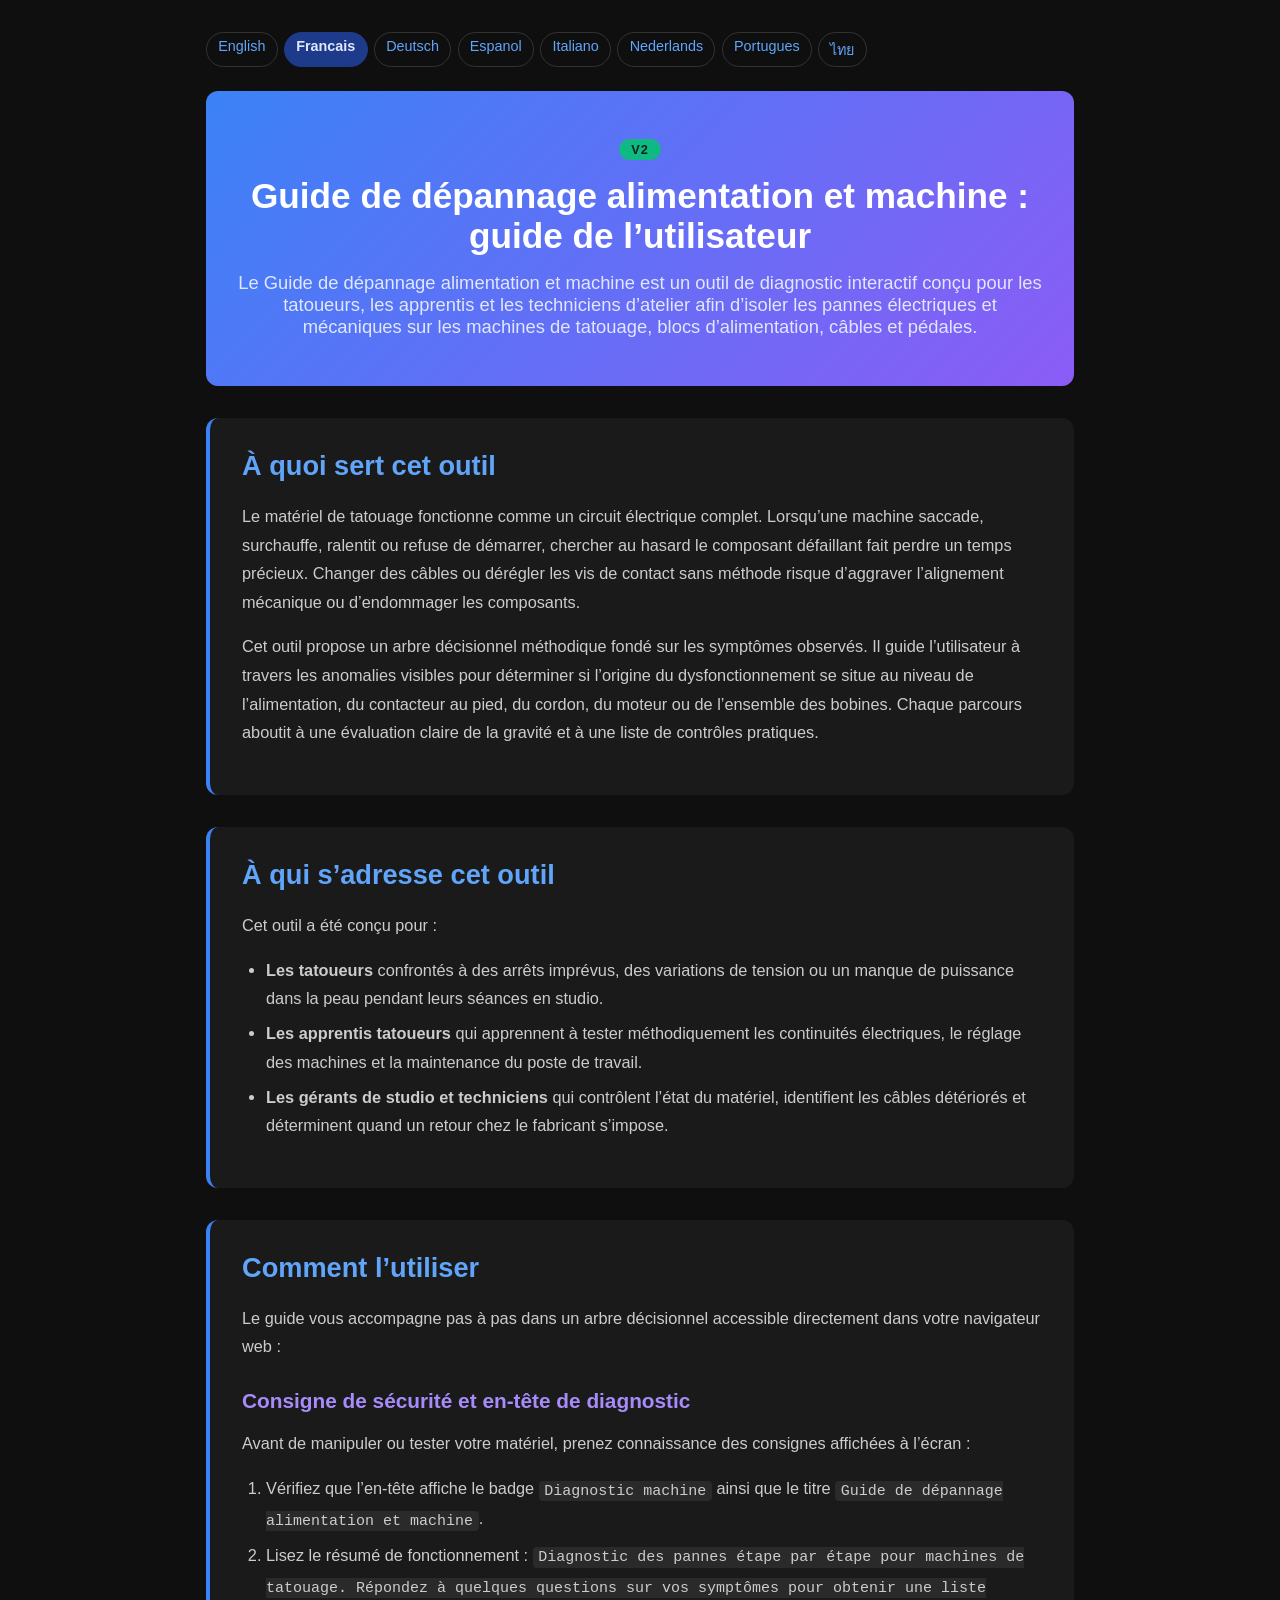
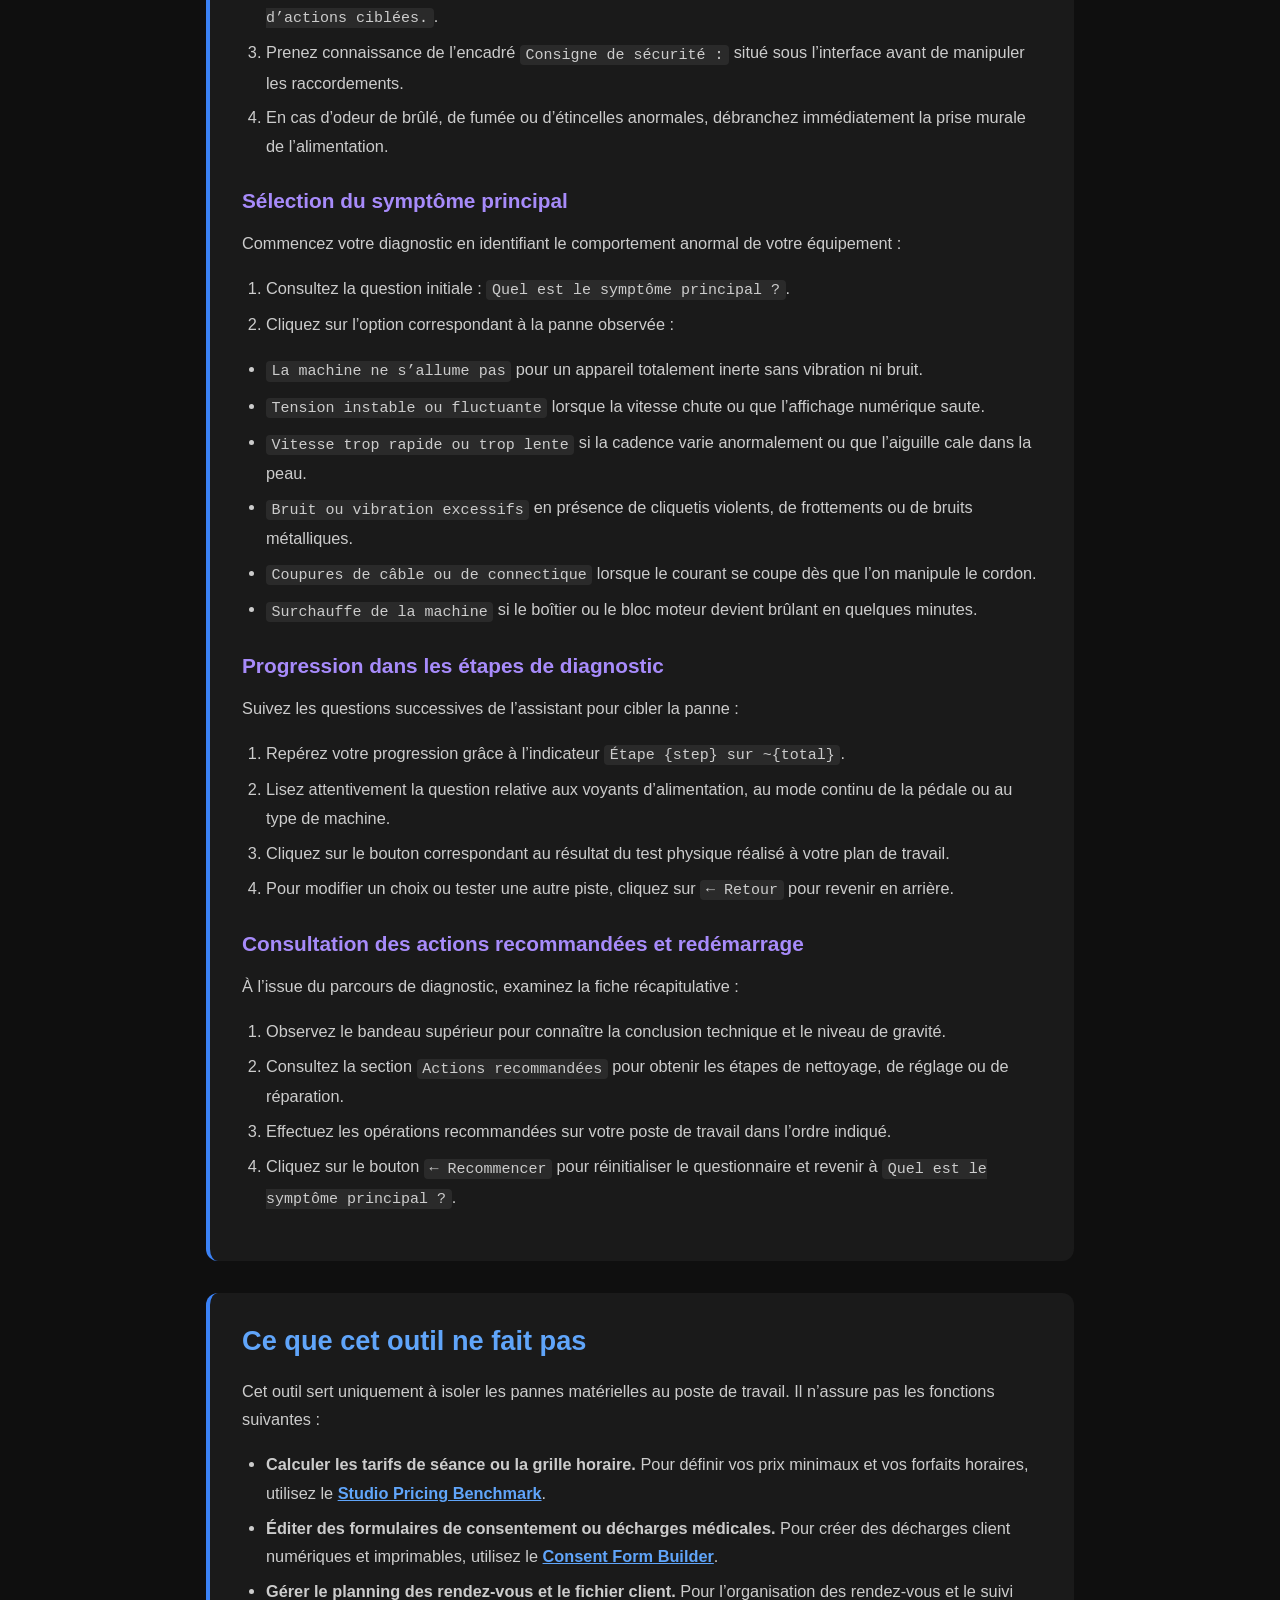
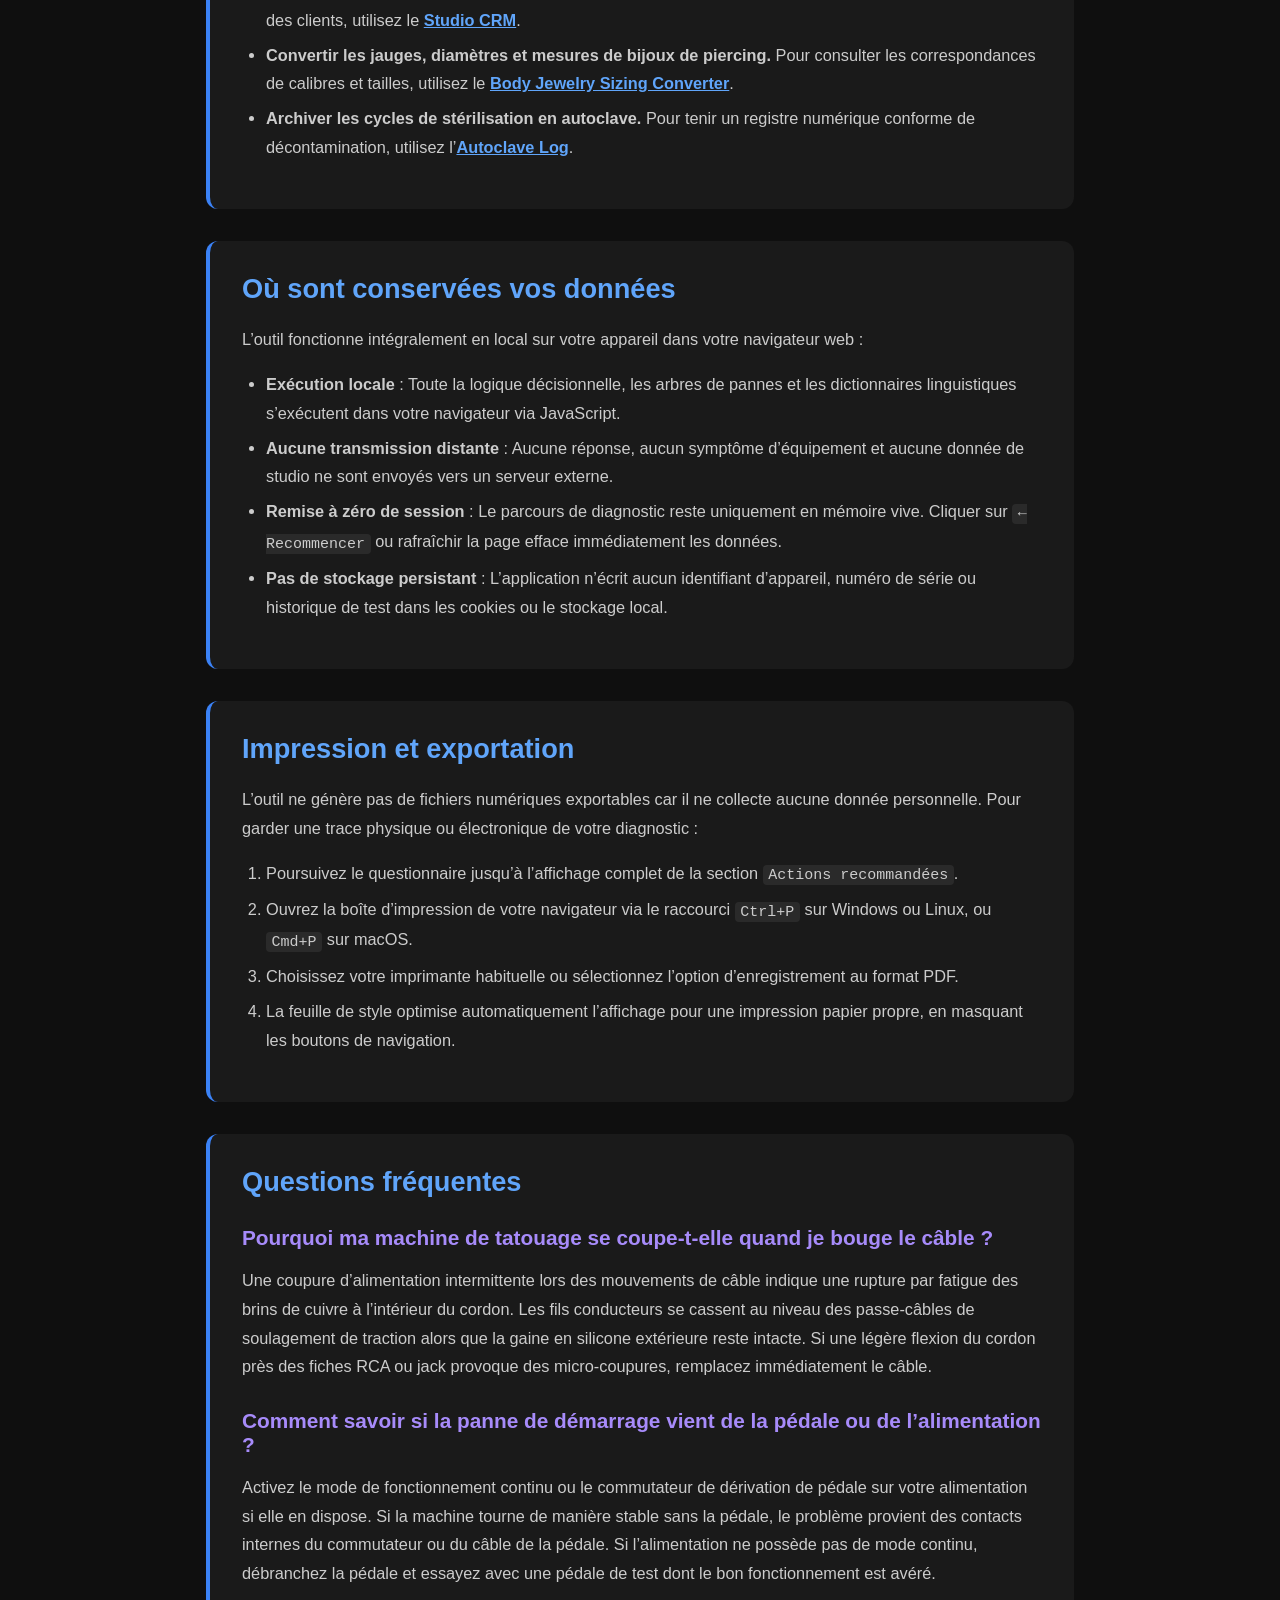
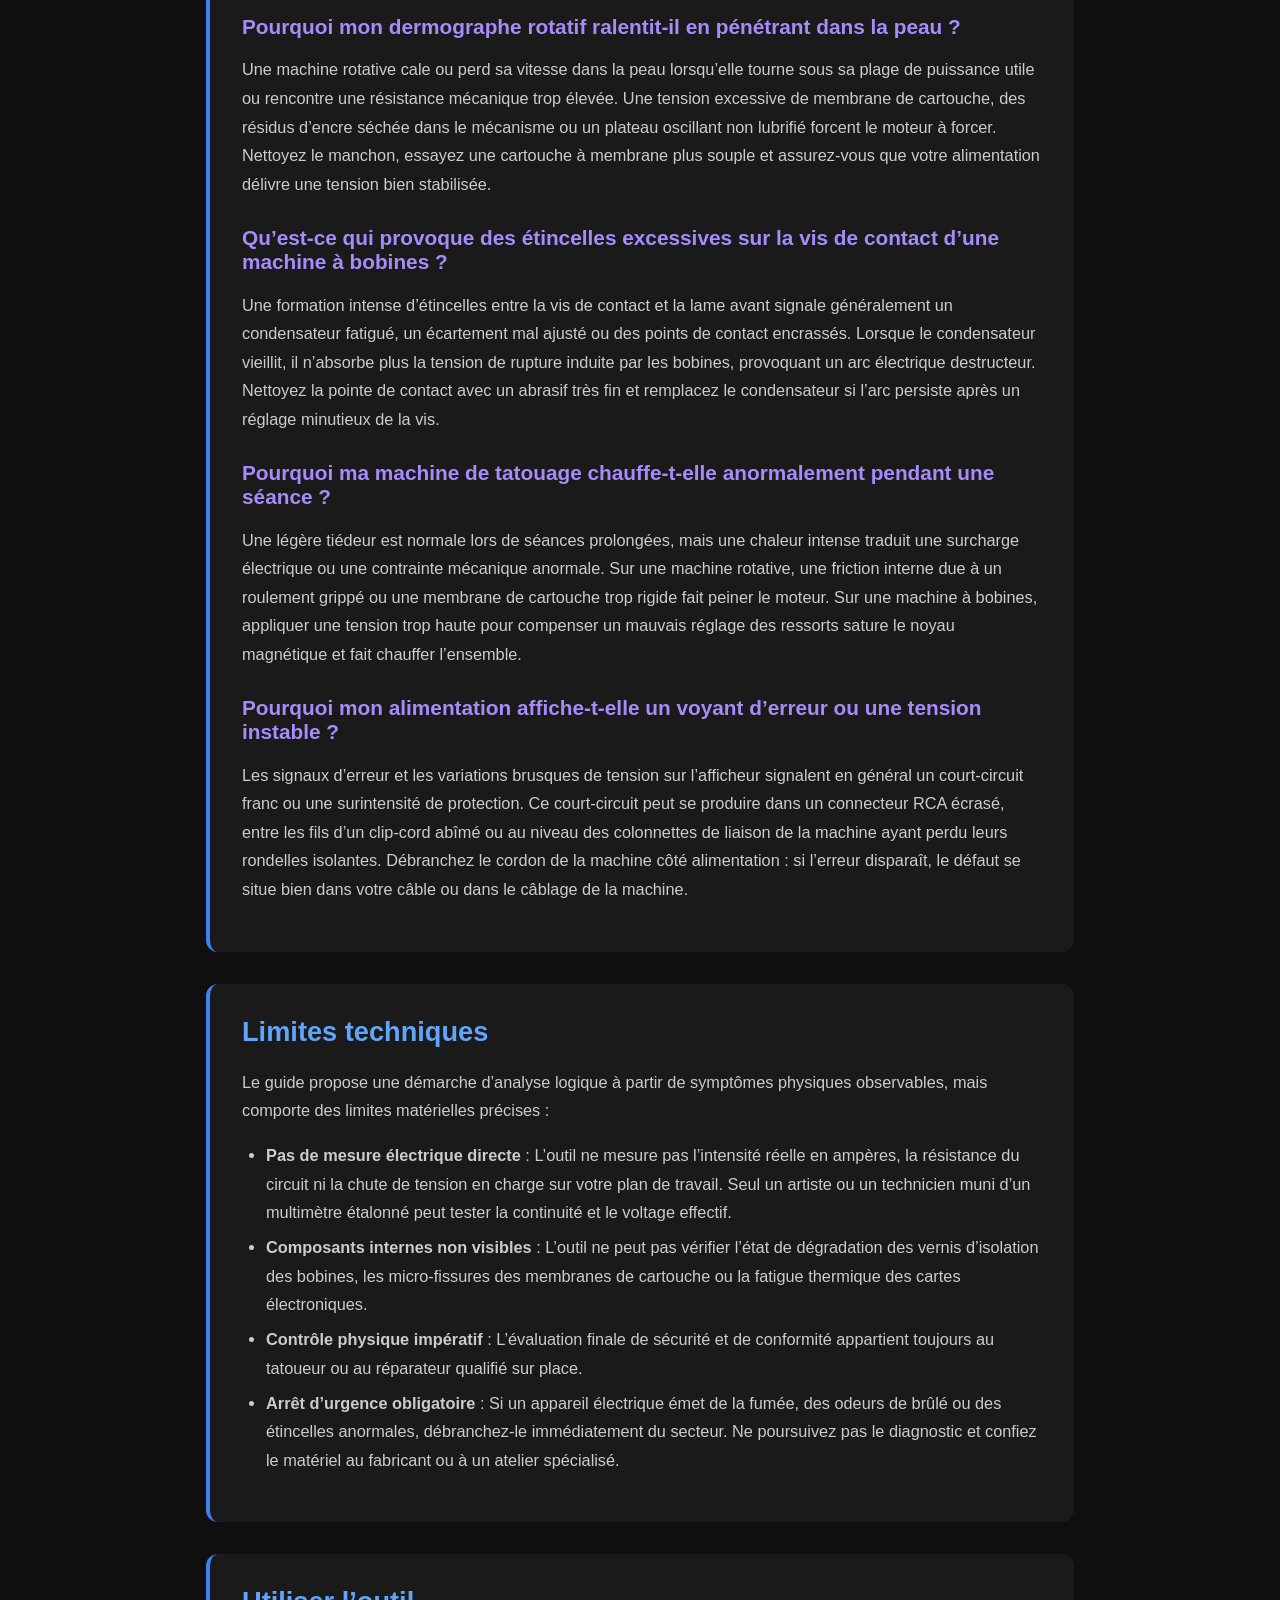
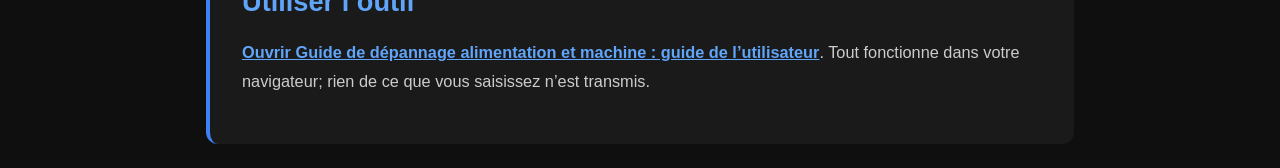
<file: documentation-fr.html>
<!DOCTYPE html>
<html lang="fr">
<head><meta name="robots" content="noindex,nofollow">
    <meta charset="UTF-8">
    <meta name="viewport" content="width=device-width, initial-scale=1.0">
    <title>Guide de dépannage alimentation et machine : guide de l’utilisateur Documentation | Poli International</title>
    <meta name="description" content="Le Guide de dépannage alimentation et machine est un outil de diagnostic interactif conçu pour les tatoueurs, les apprentis et les techniciens d’atelier afin d’isoler les pannes électriques et mécaniques sur les machines de tatouage, blocs d’alimentation, câbles et pédales.">
    <link rel="canonical" href="https://poliinternational.com/power-supply-troubleshooter/">
    <style>
        body { background: #0f0f0f; color: #fff; font-family: -apple-system, BlinkMacSystemFont, "Segoe UI", Roboto, sans-serif; margin: 0; padding: 0; }
        body.in-iframe .doc-hero h1 { display: none; }
        * { box-sizing: border-box; }
        .entry-content { max-width: 900px; margin: 0 auto; padding: 2rem 1rem; }
        .doc-hero { background: linear-gradient(135deg, #3B82F6, #8B5CF6); padding: 3rem 2rem; text-align: center; border-radius: 0.75rem; margin-bottom: 2rem; }
        .doc-hero h1 { font-size: 2.2rem; margin: 0 0 1rem; font-weight: 700; }
        .doc-hero p { font-size: 1.15rem; color: #E0E7FF; margin: 0; }
        .doc-hero .v2 { display: inline-block; margin-bottom: 1rem; padding: 0.2rem 0.75rem; border-radius: 999px; background: #10B981; color: #04241a; font-weight: 800; font-size: 0.8rem; letter-spacing: 0.08em; }
        .doc-section { margin: 2rem 0; padding: 2rem; background: #1a1a1a; border-radius: 0.75rem; border-left: 4px solid #3B82F6; }
        .doc-section h2 { color: #60A5FA; font-size: 1.7rem; margin: 0 0 1.25rem; font-weight: 600; }
        .doc-section h3 { color: #A78BFA; font-size: 1.3rem; margin: 1.75rem 0 0.75rem; font-weight: 600; }
        .doc-section p, .doc-section li { color: #ccc; line-height: 1.75; font-size: 1.02rem; }
        .doc-section ul, .doc-section ol { padding-left: 1.5rem; }
        .doc-section li { margin: 0.4rem 0; }
        .doc-section code { background: #2a2a2a; padding: 0.1rem 0.35rem; border-radius: 0.25rem; font-size: 0.92em; }
        .doc-section a { color: #60A5FA; font-weight: 600; }
        .highlight-box { background: linear-gradient(135deg, #1E3A8A, #4C1D95); padding: 1.25rem 1.5rem; border-radius: 0.5rem; margin: 1.5rem 0; border-left: 4px solid #10B981; }
        .highlight-box p { color: #E0E7FF; margin: 0; }
        table { width: 100%; border-collapse: collapse; margin: 1.5rem 0; }
        th, td { padding: 0.75rem; text-align: left; border: 1px solid #333; vertical-align: top; }
        th { background: #2a2a2a; color: #60A5FA; }
        td { color: #ccc; }
        .doc-langs { display: flex; flex-wrap: wrap; gap: 0.4rem; margin: 0 0 1.5rem; font-size: 0.9rem; }
        .doc-langs a, .doc-langs span { padding: 0.3rem 0.7rem; border-radius: 999px; border: 1px solid #333; text-decoration: none; }
        .doc-langs a { color: #60A5FA; }
        .doc-langs span { background: #1E3A8A; color: #E0E7FF; border-color: #1E3A8A; font-weight: 700; }
    </style>
</head>
<body>
<script>if (window.self !== window.top) document.body.classList.add('in-iframe');</script>
    <div class="entry-content">
        <nav class="doc-langs" aria-label="Documentation language"><a lang="en" href="documentation.html">English</a><span lang="fr">Francais</span><a lang="de" href="documentation-de.html">Deutsch</a><a lang="es" href="documentation-es.html">Espanol</a><a lang="it" href="documentation-it.html">Italiano</a><a lang="nl" href="documentation-nl.html">Nederlands</a><a lang="pt" href="documentation-pt.html">Portugues</a><a lang="th" href="documentation-th.html">ไทย</a></nav>
        <div class="doc-hero">
            <span class="v2">V2</span>
            <h1>Guide de dépannage alimentation et machine : guide de l’utilisateur</h1>
            <p>Le Guide de dépannage alimentation et machine est un outil de diagnostic interactif conçu pour les tatoueurs, les apprentis et les techniciens d’atelier afin d’isoler les pannes électriques et mécaniques sur les machines de tatouage, blocs d’alimentation, câbles et pédales.</p>
        </div>
        <div class="doc-section">
        <h2>À quoi sert cet outil</h2>
        <p>Le matériel de tatouage fonctionne comme un circuit électrique complet. Lorsqu’une machine saccade, surchauffe, ralentit ou refuse de démarrer, chercher au hasard le composant défaillant fait perdre un temps précieux. Changer des câbles ou dérégler les vis de contact sans méthode risque d’aggraver l’alignement mécanique ou d’endommager les composants.</p>
        <p>Cet outil propose un arbre décisionnel méthodique fondé sur les symptômes observés. Il guide l’utilisateur à travers les anomalies visibles pour déterminer si l’origine du dysfonctionnement se situe au niveau de l’alimentation, du contacteur au pied, du cordon, du moteur ou de l’ensemble des bobines. Chaque parcours aboutit à une évaluation claire de la gravité et à une liste de contrôles pratiques.</p>
        </div>
        <div class="doc-section">
        <h2>À qui s’adresse cet outil</h2>
        <p>Cet outil a été conçu pour :</p>
        <ul>
        <li><strong>Les tatoueurs</strong> confrontés à des arrêts imprévus, des variations de tension ou un manque de puissance dans la peau pendant leurs séances en studio.</li>
        <li><strong>Les apprentis tatoueurs</strong> qui apprennent à tester méthodiquement les continuités électriques, le réglage des machines et la maintenance du poste de travail.</li>
        <li><strong>Les gérants de studio et techniciens</strong> qui contrôlent l’état du matériel, identifient les câbles détériorés et déterminent quand un retour chez le fabricant s’impose.</li>
        </ul>
        </div>
        <div class="doc-section">
        <h2>Comment l’utiliser</h2>
        <p>Le guide vous accompagne pas à pas dans un arbre décisionnel accessible directement dans votre navigateur web :</p>
        <h3>Consigne de sécurité et en-tête de diagnostic</h3>
        <p>Avant de manipuler ou tester votre matériel, prenez connaissance des consignes affichées à l’écran :</p>
        <ol>
        <li>Vérifiez que l’en-tête affiche le badge <code>Diagnostic machine</code> ainsi que le titre <code>Guide de dépannage alimentation et machine</code>.</li>
        <li>Lisez le résumé de fonctionnement : <code>Diagnostic des pannes étape par étape pour machines de tatouage. Répondez à quelques questions sur vos symptômes pour obtenir une liste d’actions ciblées.</code>.</li>
        <li>Prenez connaissance de l’encadré <code>Consigne de sécurité :</code> situé sous l’interface avant de manipuler les raccordements.</li>
        <li>En cas d’odeur de brûlé, de fumée ou d’étincelles anormales, débranchez immédiatement la prise murale de l’alimentation.</li>
        </ol>
        <h3>Sélection du symptôme principal</h3>
        <p>Commencez votre diagnostic en identifiant le comportement anormal de votre équipement :</p>
        <ol>
        <li>Consultez la question initiale : <code>Quel est le symptôme principal ?</code>.</li>
        <li>Cliquez sur l’option correspondant à la panne observée :</li>
        </ol>
        <ul>
        <li><code>La machine ne s’allume pas</code> pour un appareil totalement inerte sans vibration ni bruit.</li>
        <li><code>Tension instable ou fluctuante</code> lorsque la vitesse chute ou que l’affichage numérique saute.</li>
        <li><code>Vitesse trop rapide ou trop lente</code> si la cadence varie anormalement ou que l’aiguille cale dans la peau.</li>
        <li><code>Bruit ou vibration excessifs</code> en présence de cliquetis violents, de frottements ou de bruits métalliques.</li>
        <li><code>Coupures de câble ou de connectique</code> lorsque le courant se coupe dès que l’on manipule le cordon.</li>
        <li><code>Surchauffe de la machine</code> si le boîtier ou le bloc moteur devient brûlant en quelques minutes.</li>
        </ul>
        <h3>Progression dans les étapes de diagnostic</h3>
        <p>Suivez les questions successives de l’assistant pour cibler la panne :</p>
        <ol>
        <li>Repérez votre progression grâce à l’indicateur <code>Étape {step} sur ~{total}</code>.</li>
        <li>Lisez attentivement la question relative aux voyants d’alimentation, au mode continu de la pédale ou au type de machine.</li>
        <li>Cliquez sur le bouton correspondant au résultat du test physique réalisé à votre plan de travail.</li>
        <li>Pour modifier un choix ou tester une autre piste, cliquez sur <code>← Retour</code> pour revenir en arrière.</li>
        </ol>
        <h3>Consultation des actions recommandées et redémarrage</h3>
        <p>À l’issue du parcours de diagnostic, examinez la fiche récapitulative :</p>
        <ol>
        <li>Observez le bandeau supérieur pour connaître la conclusion technique et le niveau de gravité.</li>
        <li>Consultez la section <code>Actions recommandées</code> pour obtenir les étapes de nettoyage, de réglage ou de réparation.</li>
        <li>Effectuez les opérations recommandées sur votre poste de travail dans l’ordre indiqué.</li>
        <li>Cliquez sur le bouton <code>← Recommencer</code> pour réinitialiser le questionnaire et revenir à <code>Quel est le symptôme principal ?</code>.</li>
        </ol>
        </div>
        <div class="doc-section">
        <h2>Ce que cet outil ne fait pas</h2>
        <p>Cet outil sert uniquement à isoler les pannes matérielles au poste de travail. Il n’assure pas les fonctions suivantes :</p>
        <ul>
        <li><strong>Calculer les tarifs de séance ou la grille horaire.</strong> Pour définir vos prix minimaux et vos forfaits horaires, utilisez le <a href="https://poliinternational.com/studio-pricing-benchmark/" target="_top">Studio Pricing Benchmark</a>.</li>
        <li><strong>Éditer des formulaires de consentement ou décharges médicales.</strong> Pour créer des décharges client numériques et imprimables, utilisez le <a href="https://poliinternational.com/form-builder/" target="_top">Consent Form Builder</a>.</li>
        <li><strong>Gérer le planning des rendez-vous et le fichier client.</strong> Pour l’organisation des rendez-vous et le suivi des clients, utilisez le <a href="https://poliinternational.com/studio-crm/" target="_top">Studio CRM</a>.</li>
        <li><strong>Convertir les jauges, diamètres et mesures de bijoux de piercing.</strong> Pour consulter les correspondances de calibres et tailles, utilisez le <a href="https://poliinternational.com/gauge-converter/" target="_top">Body Jewelry Sizing Converter</a>.</li>
        <li><strong>Archiver les cycles de stérilisation en autoclave.</strong> Pour tenir un registre numérique conforme de décontamination, utilisez l’<a href="https://poliinternational.com/autoclave-calculator/" target="_top">Autoclave Log</a>.</li>
        </ul>
        </div>
        <div class="doc-section">
        <h2>Où sont conservées vos données</h2>
        <p>L’outil fonctionne intégralement en local sur votre appareil dans votre navigateur web :</p>
        <ul>
        <li><strong>Exécution locale</strong> : Toute la logique décisionnelle, les arbres de pannes et les dictionnaires linguistiques s’exécutent dans votre navigateur via JavaScript.</li>
        <li><strong>Aucune transmission distante</strong> : Aucune réponse, aucun symptôme d’équipement et aucune donnée de studio ne sont envoyés vers un serveur externe.</li>
        <li><strong>Remise à zéro de session</strong> : Le parcours de diagnostic reste uniquement en mémoire vive. Cliquer sur <code>← Recommencer</code> ou rafraîchir la page efface immédiatement les données.</li>
        <li><strong>Pas de stockage persistant</strong> : L’application n’écrit aucun identifiant d’appareil, numéro de série ou historique de test dans les cookies ou le stockage local.</li>
        </ul>
        </div>
        <div class="doc-section">
        <h2>Impression et exportation</h2>
        <p>L’outil ne génère pas de fichiers numériques exportables car il ne collecte aucune donnée personnelle. Pour garder une trace physique ou électronique de votre diagnostic :</p>
        <ol>
        <li>Poursuivez le questionnaire jusqu’à l’affichage complet de la section <code>Actions recommandées</code>.</li>
        <li>Ouvrez la boîte d’impression de votre navigateur via le raccourci <code>Ctrl+P</code> sur Windows ou Linux, ou <code>Cmd+P</code> sur macOS.</li>
        <li>Choisissez votre imprimante habituelle ou sélectionnez l’option d’enregistrement au format PDF.</li>
        <li>La feuille de style optimise automatiquement l’affichage pour une impression papier propre, en masquant les boutons de navigation.</li>
        </ol>
        </div>
        <div class="doc-section">
        <h2>Questions fréquentes</h2>
        <h3>Pourquoi ma machine de tatouage se coupe-t-elle quand je bouge le câble ?</h3>
        <p>Une coupure d’alimentation intermittente lors des mouvements de câble indique une rupture par fatigue des brins de cuivre à l’intérieur du cordon. Les fils conducteurs se cassent au niveau des passe-câbles de soulagement de traction alors que la gaine en silicone extérieure reste intacte. Si une légère flexion du cordon près des fiches RCA ou jack provoque des micro-coupures, remplacez immédiatement le câble.</p>
        <h3>Comment savoir si la panne de démarrage vient de la pédale ou de l’alimentation ?</h3>
        <p>Activez le mode de fonctionnement continu ou le commutateur de dérivation de pédale sur votre alimentation si elle en dispose. Si la machine tourne de manière stable sans la pédale, le problème provient des contacts internes du commutateur ou du câble de la pédale. Si l’alimentation ne possède pas de mode continu, débranchez la pédale et essayez avec une pédale de test dont le bon fonctionnement est avéré.</p>
        <h3>Pourquoi mon dermographe rotatif ralentit-il en pénétrant dans la peau ?</h3>
        <p>Une machine rotative cale ou perd sa vitesse dans la peau lorsqu’elle tourne sous sa plage de puissance utile ou rencontre une résistance mécanique trop élevée. Une tension excessive de membrane de cartouche, des résidus d’encre séchée dans le mécanisme ou un plateau oscillant non lubrifié forcent le moteur à forcer. Nettoyez le manchon, essayez une cartouche à membrane plus souple et assurez-vous que votre alimentation délivre une tension bien stabilisée.</p>
        <h3>Qu’est-ce qui provoque des étincelles excessives sur la vis de contact d’une machine à bobines ?</h3>
        <p>Une formation intense d’étincelles entre la vis de contact et la lame avant signale généralement un condensateur fatigué, un écartement mal ajusté ou des points de contact encrassés. Lorsque le condensateur vieillit, il n’absorbe plus la tension de rupture induite par les bobines, provoquant un arc électrique destructeur. Nettoyez la pointe de contact avec un abrasif très fin et remplacez le condensateur si l’arc persiste après un réglage minutieux de la vis.</p>
        <h3>Pourquoi ma machine de tatouage chauffe-t-elle anormalement pendant une séance ?</h3>
        <p>Une légère tiédeur est normale lors de séances prolongées, mais une chaleur intense traduit une surcharge électrique ou une contrainte mécanique anormale. Sur une machine rotative, une friction interne due à un roulement grippé ou une membrane de cartouche trop rigide fait peiner le moteur. Sur une machine à bobines, appliquer une tension trop haute pour compenser un mauvais réglage des ressorts sature le noyau magnétique et fait chauffer l’ensemble.</p>
        <h3>Pourquoi mon alimentation affiche-t-elle un voyant d’erreur ou une tension instable ?</h3>
        <p>Les signaux d’erreur et les variations brusques de tension sur l’afficheur signalent en général un court-circuit franc ou une surintensité de protection. Ce court-circuit peut se produire dans un connecteur RCA écrasé, entre les fils d’un clip-cord abîmé ou au niveau des colonnettes de liaison de la machine ayant perdu leurs rondelles isolantes. Débranchez le cordon de la machine côté alimentation : si l’erreur disparaît, le défaut se situe bien dans votre câble ou dans le câblage de la machine.</p>
        </div>
        <div class="doc-section">
        <h2>Limites techniques</h2>
        <p>Le guide propose une démarche d’analyse logique à partir de symptômes physiques observables, mais comporte des limites matérielles précises :</p>
        <ul>
        <li><strong>Pas de mesure électrique directe</strong> : L’outil ne mesure pas l’intensité réelle en ampères, la résistance du circuit ni la chute de tension en charge sur votre plan de travail. Seul un artiste ou un technicien muni d’un multimètre étalonné peut tester la continuité et le voltage effectif.</li>
        <li><strong>Composants internes non visibles</strong> : L’outil ne peut pas vérifier l’état de dégradation des vernis d’isolation des bobines, les micro-fissures des membranes de cartouche ou la fatigue thermique des cartes électroniques.</li>
        <li><strong>Contrôle physique impératif</strong> : L’évaluation finale de sécurité et de conformité appartient toujours au tatoueur ou au réparateur qualifié sur place.</li>
        <li><strong>Arrêt d’urgence obligatoire</strong> : Si un appareil électrique émet de la fumée, des odeurs de brûlé ou des étincelles anormales, débranchez-le immédiatement du secteur. Ne poursuivez pas le diagnostic et confiez le matériel au fabricant ou à un atelier spécialisé.</li>
        </ul>
        </div>
        <div class="doc-section">
            <h2>Utiliser l’outil</h2>
            <p><a href="https://poliinternational.com/power-supply-troubleshooter/" target="_top">Ouvrir Guide de dépannage alimentation et machine : guide de l’utilisateur</a>. Tout fonctionne dans votre navigateur; rien de ce que vous saisissez n’est transmis.</p>
        </div>
    </div>
</body>
</html>
</file>
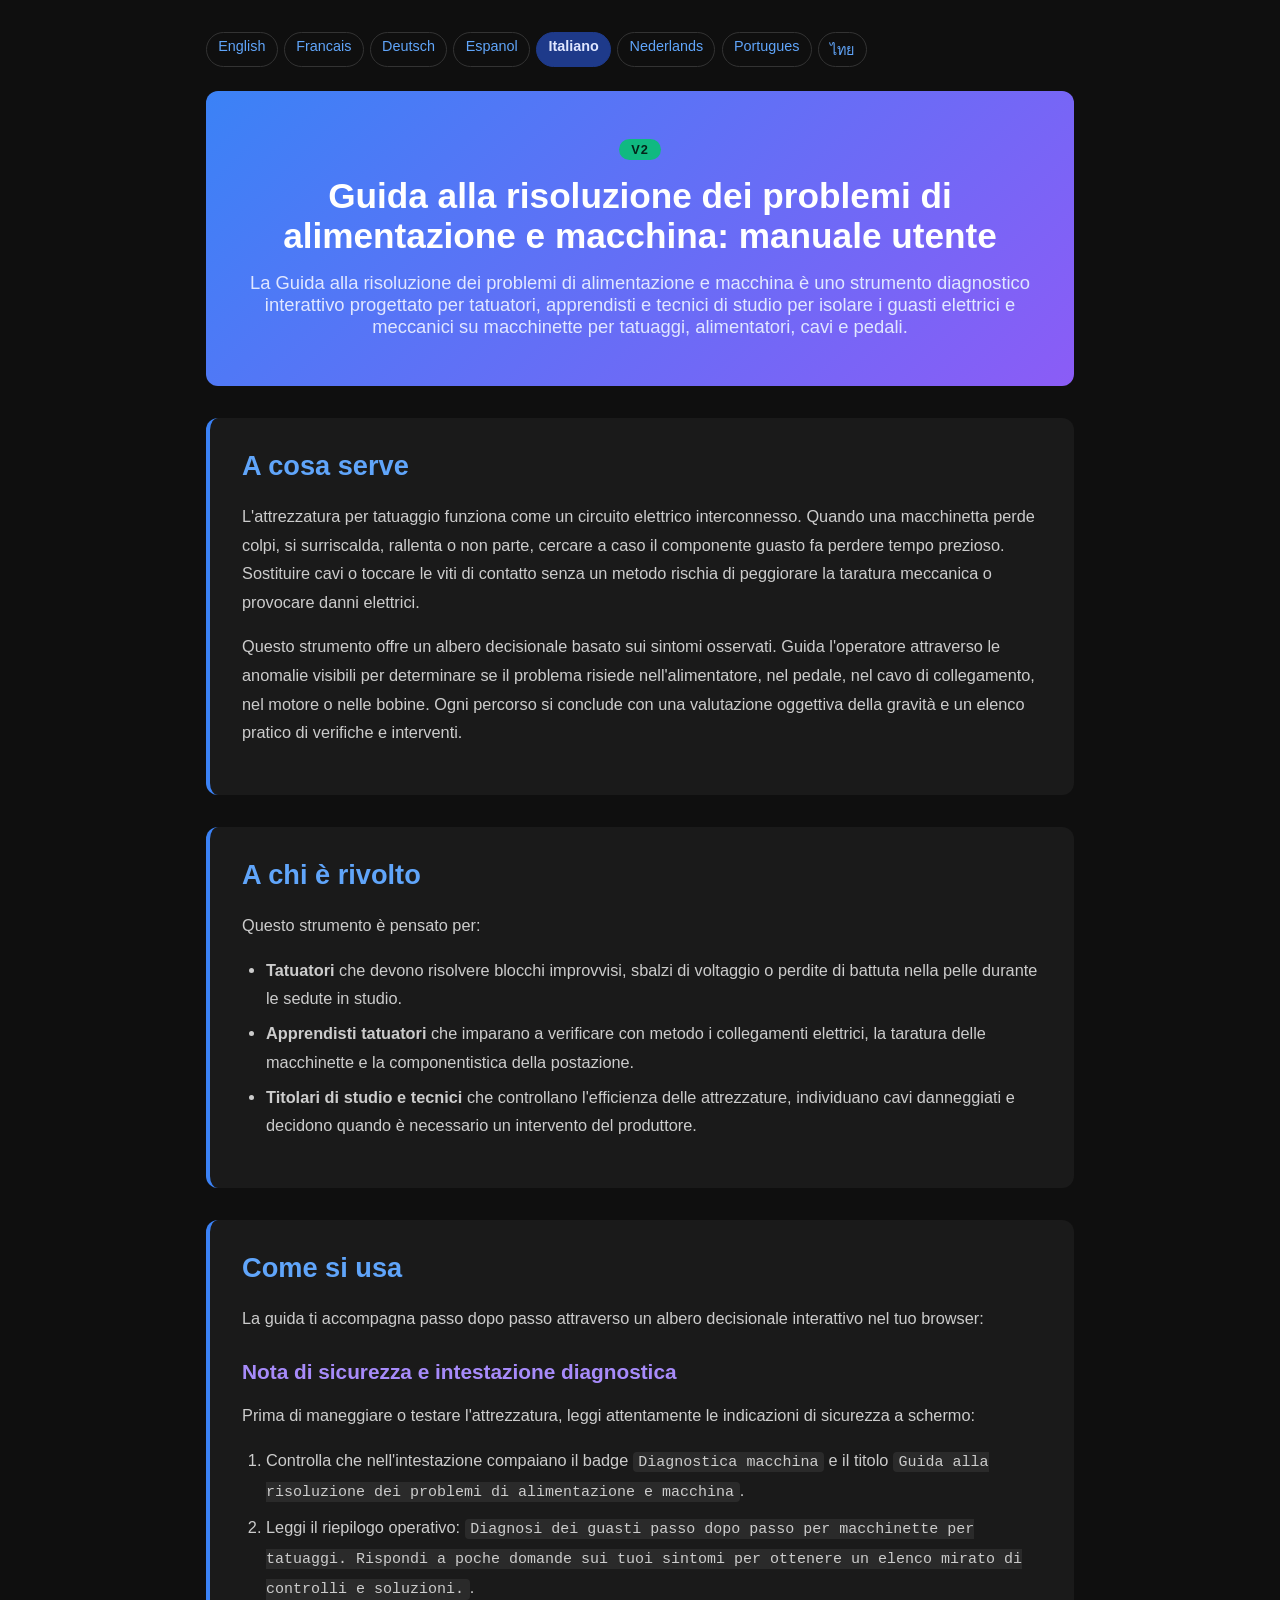
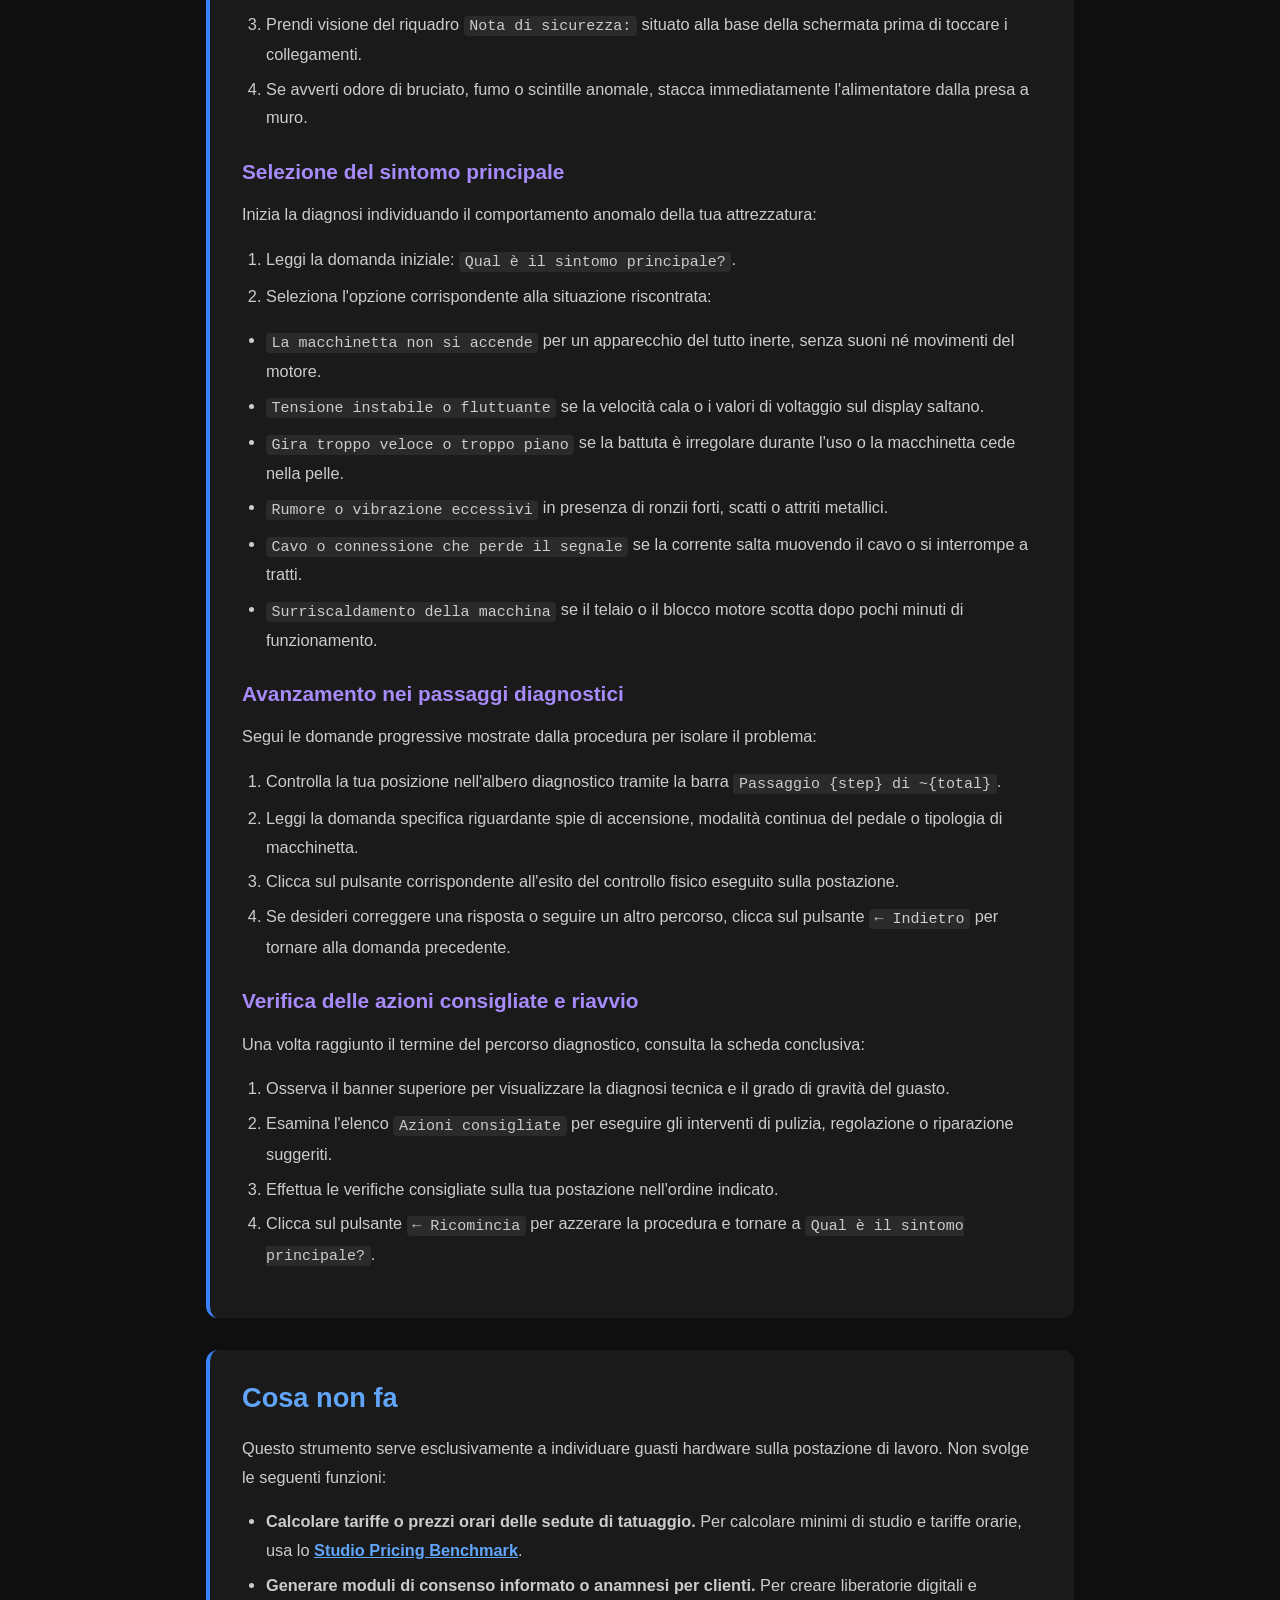
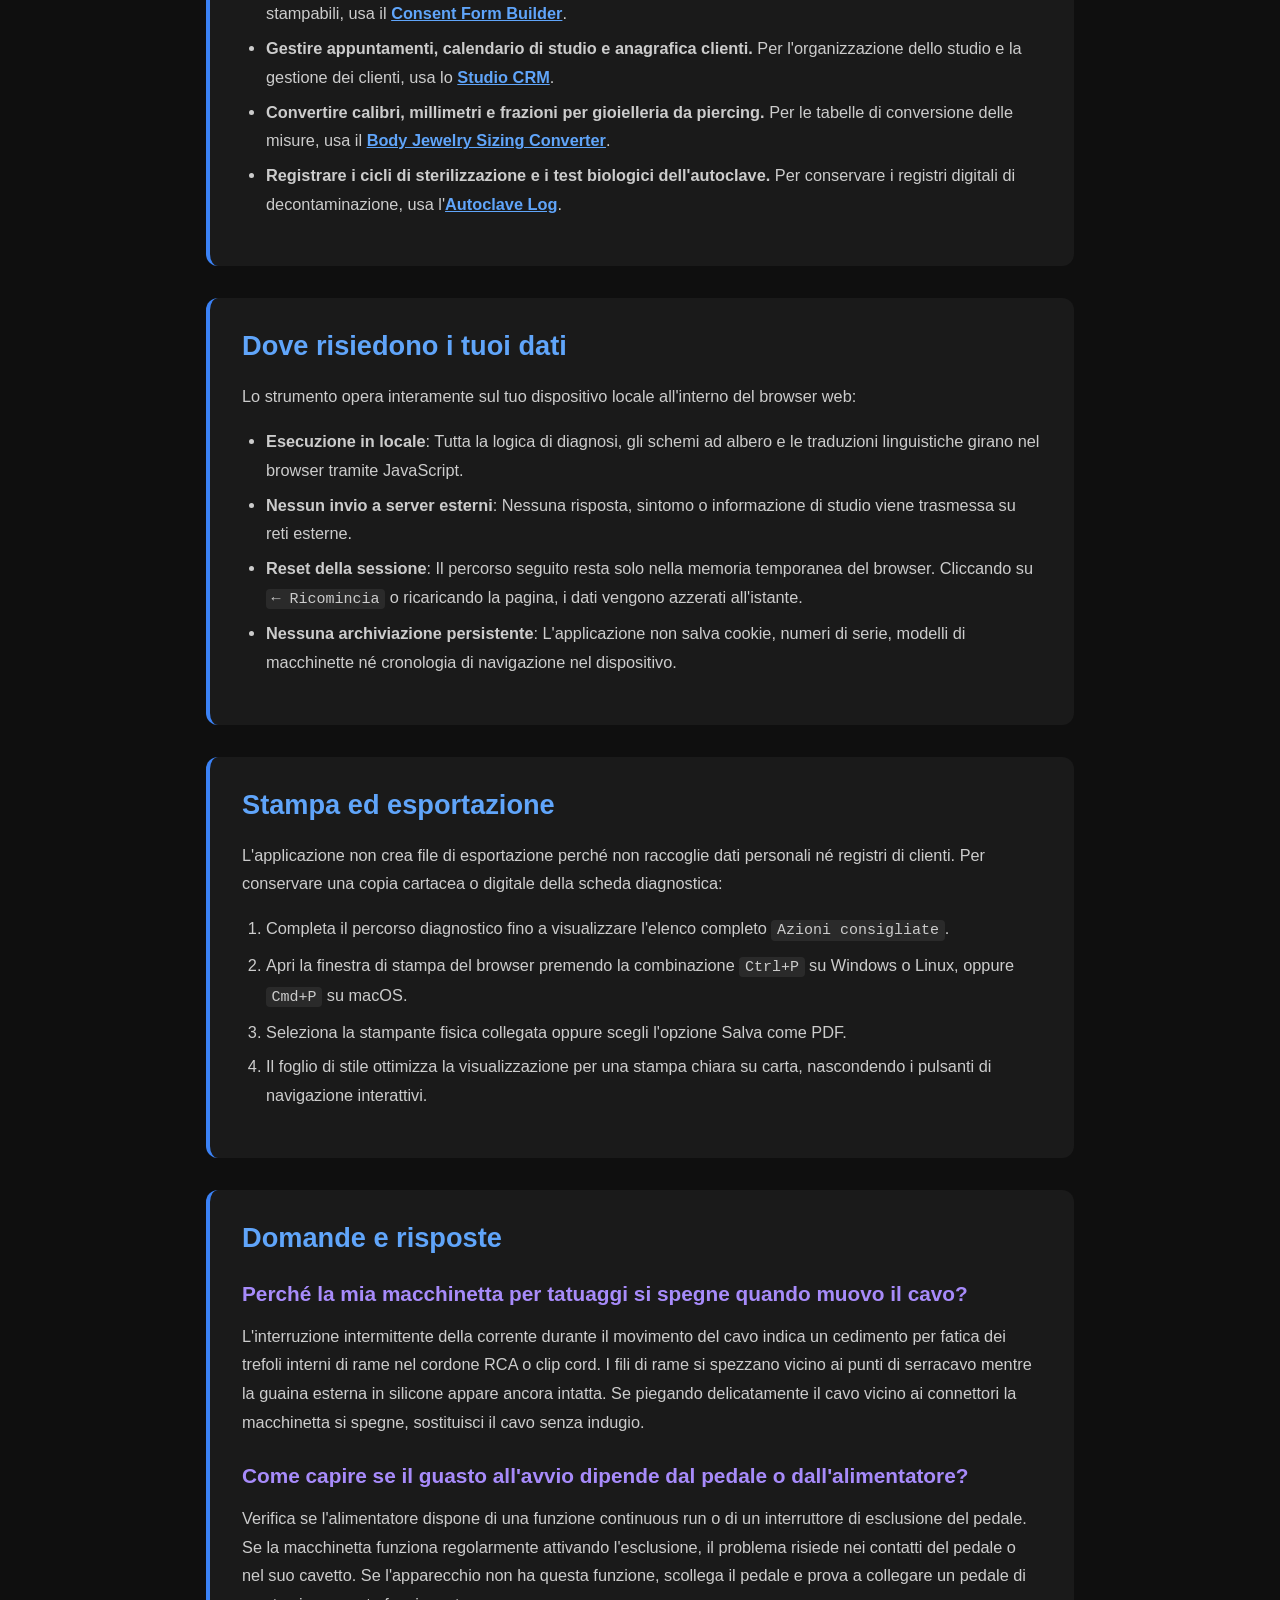
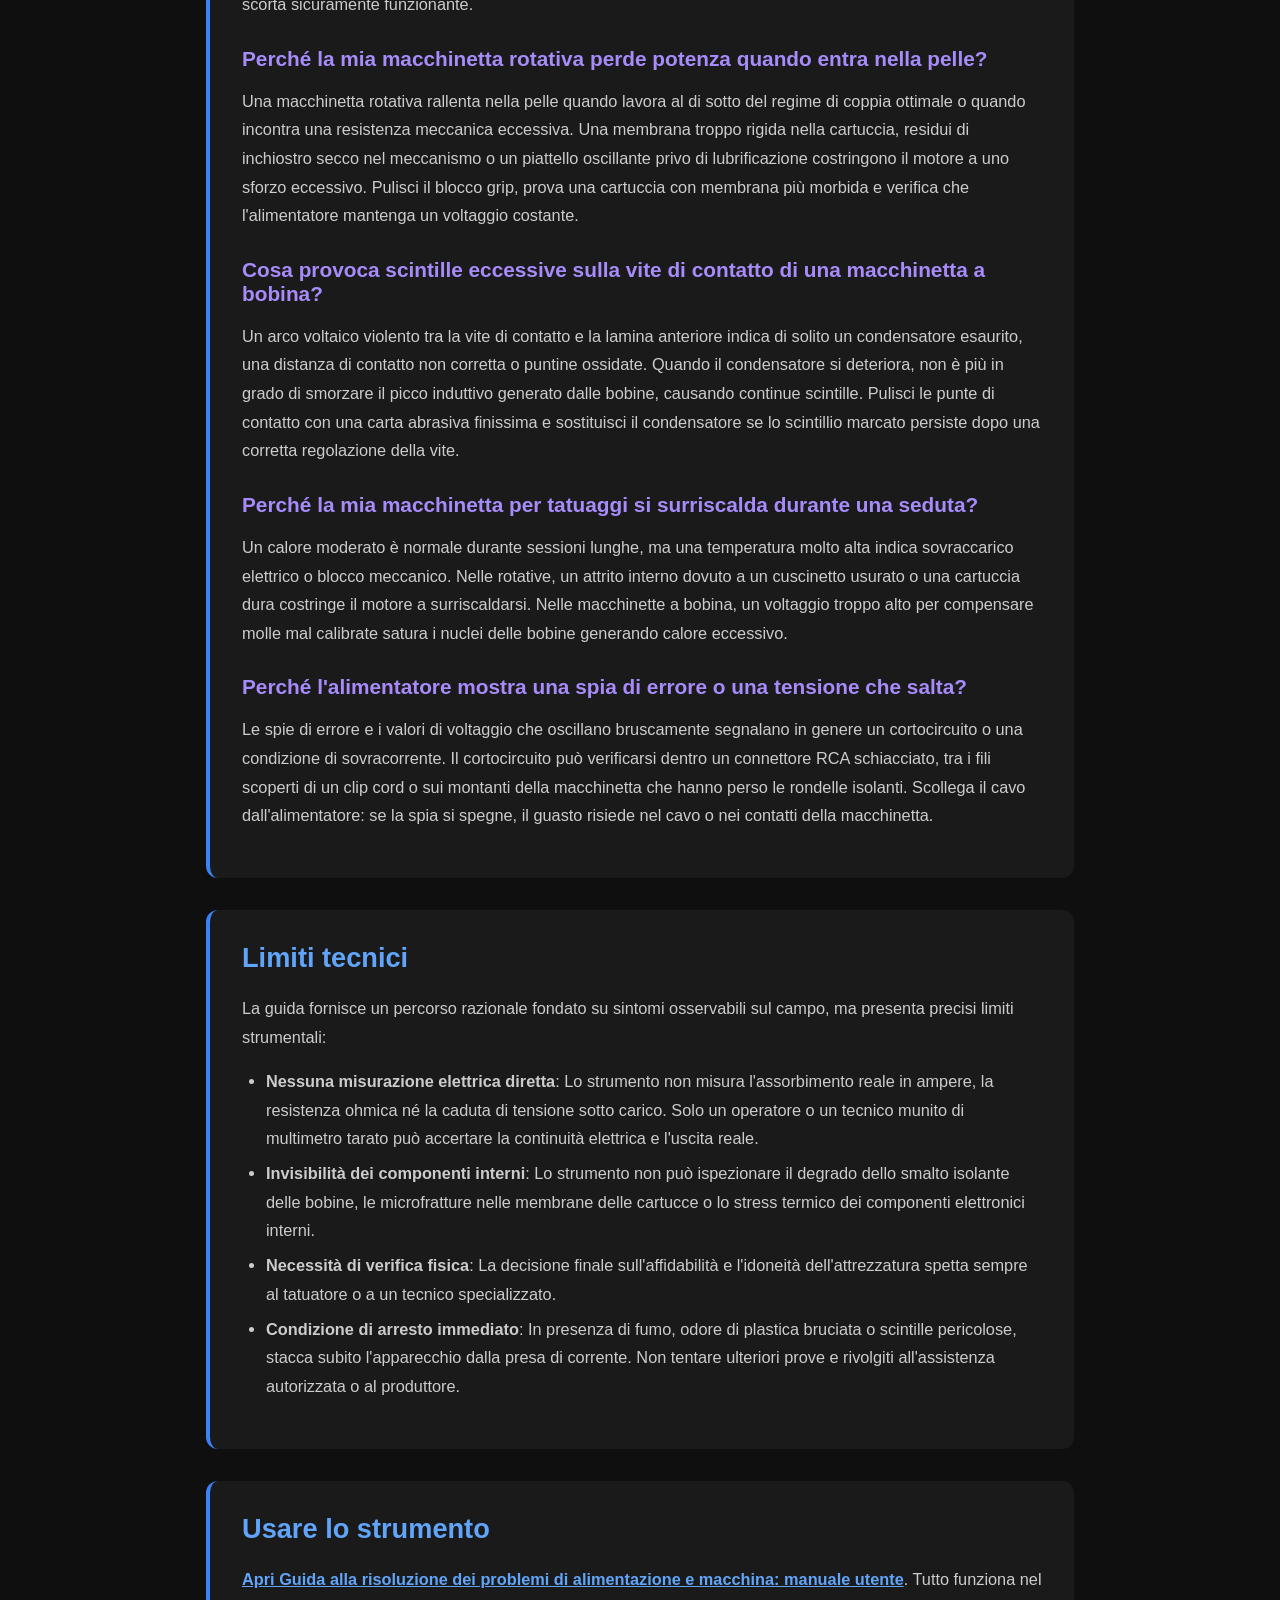
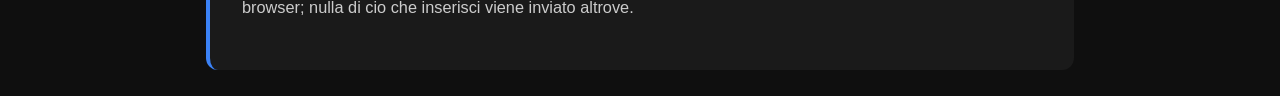
<file: documentation-it.html>
<!DOCTYPE html>
<html lang="it">
<head><meta name="robots" content="noindex,nofollow">
    <meta charset="UTF-8">
    <meta name="viewport" content="width=device-width, initial-scale=1.0">
    <title>Guida alla risoluzione dei problemi di alimentazione e macchina: manuale utente Documentazione | Poli International</title>
    <meta name="description" content="La Guida alla risoluzione dei problemi di alimentazione e macchina è uno strumento diagnostico interattivo progettato per tatuatori, apprendisti e tecnici di studio per isolare i guasti elettrici e meccanici su macchinette per tatuaggi, alimentatori, cavi e pedali.">
    <link rel="canonical" href="https://poliinternational.com/power-supply-troubleshooter/">
    <style>
        body { background: #0f0f0f; color: #fff; font-family: -apple-system, BlinkMacSystemFont, "Segoe UI", Roboto, sans-serif; margin: 0; padding: 0; }
        body.in-iframe .doc-hero h1 { display: none; }
        * { box-sizing: border-box; }
        .entry-content { max-width: 900px; margin: 0 auto; padding: 2rem 1rem; }
        .doc-hero { background: linear-gradient(135deg, #3B82F6, #8B5CF6); padding: 3rem 2rem; text-align: center; border-radius: 0.75rem; margin-bottom: 2rem; }
        .doc-hero h1 { font-size: 2.2rem; margin: 0 0 1rem; font-weight: 700; }
        .doc-hero p { font-size: 1.15rem; color: #E0E7FF; margin: 0; }
        .doc-hero .v2 { display: inline-block; margin-bottom: 1rem; padding: 0.2rem 0.75rem; border-radius: 999px; background: #10B981; color: #04241a; font-weight: 800; font-size: 0.8rem; letter-spacing: 0.08em; }
        .doc-section { margin: 2rem 0; padding: 2rem; background: #1a1a1a; border-radius: 0.75rem; border-left: 4px solid #3B82F6; }
        .doc-section h2 { color: #60A5FA; font-size: 1.7rem; margin: 0 0 1.25rem; font-weight: 600; }
        .doc-section h3 { color: #A78BFA; font-size: 1.3rem; margin: 1.75rem 0 0.75rem; font-weight: 600; }
        .doc-section p, .doc-section li { color: #ccc; line-height: 1.75; font-size: 1.02rem; }
        .doc-section ul, .doc-section ol { padding-left: 1.5rem; }
        .doc-section li { margin: 0.4rem 0; }
        .doc-section code { background: #2a2a2a; padding: 0.1rem 0.35rem; border-radius: 0.25rem; font-size: 0.92em; }
        .doc-section a { color: #60A5FA; font-weight: 600; }
        .highlight-box { background: linear-gradient(135deg, #1E3A8A, #4C1D95); padding: 1.25rem 1.5rem; border-radius: 0.5rem; margin: 1.5rem 0; border-left: 4px solid #10B981; }
        .highlight-box p { color: #E0E7FF; margin: 0; }
        table { width: 100%; border-collapse: collapse; margin: 1.5rem 0; }
        th, td { padding: 0.75rem; text-align: left; border: 1px solid #333; vertical-align: top; }
        th { background: #2a2a2a; color: #60A5FA; }
        td { color: #ccc; }
        .doc-langs { display: flex; flex-wrap: wrap; gap: 0.4rem; margin: 0 0 1.5rem; font-size: 0.9rem; }
        .doc-langs a, .doc-langs span { padding: 0.3rem 0.7rem; border-radius: 999px; border: 1px solid #333; text-decoration: none; }
        .doc-langs a { color: #60A5FA; }
        .doc-langs span { background: #1E3A8A; color: #E0E7FF; border-color: #1E3A8A; font-weight: 700; }
    </style>
</head>
<body>
<script>if (window.self !== window.top) document.body.classList.add('in-iframe');</script>
    <div class="entry-content">
        <nav class="doc-langs" aria-label="Documentation language"><a lang="en" href="documentation.html">English</a><a lang="fr" href="documentation-fr.html">Francais</a><a lang="de" href="documentation-de.html">Deutsch</a><a lang="es" href="documentation-es.html">Espanol</a><span lang="it">Italiano</span><a lang="nl" href="documentation-nl.html">Nederlands</a><a lang="pt" href="documentation-pt.html">Portugues</a><a lang="th" href="documentation-th.html">ไทย</a></nav>
        <div class="doc-hero">
            <span class="v2">V2</span>
            <h1>Guida alla risoluzione dei problemi di alimentazione e macchina: manuale utente</h1>
            <p>La Guida alla risoluzione dei problemi di alimentazione e macchina è uno strumento diagnostico interattivo progettato per tatuatori, apprendisti e tecnici di studio per isolare i guasti elettrici e meccanici su macchinette per tatuaggi, alimentatori, cavi e pedali.</p>
        </div>
        <div class="doc-section">
        <h2>A cosa serve</h2>
        <p>L'attrezzatura per tatuaggio funziona come un circuito elettrico interconnesso. Quando una macchinetta perde colpi, si surriscalda, rallenta o non parte, cercare a caso il componente guasto fa perdere tempo prezioso. Sostituire cavi o toccare le viti di contatto senza un metodo rischia di peggiorare la taratura meccanica o provocare danni elettrici.</p>
        <p>Questo strumento offre un albero decisionale basato sui sintomi osservati. Guida l'operatore attraverso le anomalie visibili per determinare se il problema risiede nell'alimentatore, nel pedale, nel cavo di collegamento, nel motore o nelle bobine. Ogni percorso si conclude con una valutazione oggettiva della gravità e un elenco pratico di verifiche e interventi.</p>
        </div>
        <div class="doc-section">
        <h2>A chi è rivolto</h2>
        <p>Questo strumento è pensato per:</p>
        <ul>
        <li><strong>Tatuatori</strong> che devono risolvere blocchi improvvisi, sbalzi di voltaggio o perdite di battuta nella pelle durante le sedute in studio.</li>
        <li><strong>Apprendisti tatuatori</strong> che imparano a verificare con metodo i collegamenti elettrici, la taratura delle macchinette e la componentistica della postazione.</li>
        <li><strong>Titolari di studio e tecnici</strong> che controllano l'efficienza delle attrezzature, individuano cavi danneggiati e decidono quando è necessario un intervento del produttore.</li>
        </ul>
        </div>
        <div class="doc-section">
        <h2>Come si usa</h2>
        <p>La guida ti accompagna passo dopo passo attraverso un albero decisionale interattivo nel tuo browser:</p>
        <h3>Nota di sicurezza e intestazione diagnostica</h3>
        <p>Prima di maneggiare o testare l'attrezzatura, leggi attentamente le indicazioni di sicurezza a schermo:</p>
        <ol>
        <li>Controlla che nell'intestazione compaiano il badge <code>Diagnostica macchina</code> e il titolo <code>Guida alla risoluzione dei problemi di alimentazione e macchina</code>.</li>
        <li>Leggi il riepilogo operativo: <code>Diagnosi dei guasti passo dopo passo per macchinette per tatuaggi. Rispondi a poche domande sui tuoi sintomi per ottenere un elenco mirato di controlli e soluzioni.</code>.</li>
        <li>Prendi visione del riquadro <code>Nota di sicurezza:</code> situato alla base della schermata prima di toccare i collegamenti.</li>
        <li>Se avverti odore di bruciato, fumo o scintille anomale, stacca immediatamente l'alimentatore dalla presa a muro.</li>
        </ol>
        <h3>Selezione del sintomo principale</h3>
        <p>Inizia la diagnosi individuando il comportamento anomalo della tua attrezzatura:</p>
        <ol>
        <li>Leggi la domanda iniziale: <code>Qual è il sintomo principale?</code>.</li>
        <li>Seleziona l'opzione corrispondente alla situazione riscontrata:</li>
        </ol>
        <ul>
        <li><code>La macchinetta non si accende</code> per un apparecchio del tutto inerte, senza suoni né movimenti del motore.</li>
        <li><code>Tensione instabile o fluttuante</code> se la velocità cala o i valori di voltaggio sul display saltano.</li>
        <li><code>Gira troppo veloce o troppo piano</code> se la battuta è irregolare durante l'uso o la macchinetta cede nella pelle.</li>
        <li><code>Rumore o vibrazione eccessivi</code> in presenza di ronzii forti, scatti o attriti metallici.</li>
        <li><code>Cavo o connessione che perde il segnale</code> se la corrente salta muovendo il cavo o si interrompe a tratti.</li>
        <li><code>Surriscaldamento della macchina</code> se il telaio o il blocco motore scotta dopo pochi minuti di funzionamento.</li>
        </ul>
        <h3>Avanzamento nei passaggi diagnostici</h3>
        <p>Segui le domande progressive mostrate dalla procedura per isolare il problema:</p>
        <ol>
        <li>Controlla la tua posizione nell'albero diagnostico tramite la barra <code>Passaggio {step} di ~{total}</code>.</li>
        <li>Leggi la domanda specifica riguardante spie di accensione, modalità continua del pedale o tipologia di macchinetta.</li>
        <li>Clicca sul pulsante corrispondente all'esito del controllo fisico eseguito sulla postazione.</li>
        <li>Se desideri correggere una risposta o seguire un altro percorso, clicca sul pulsante <code>← Indietro</code> per tornare alla domanda precedente.</li>
        </ol>
        <h3>Verifica delle azioni consigliate e riavvio</h3>
        <p>Una volta raggiunto il termine del percorso diagnostico, consulta la scheda conclusiva:</p>
        <ol>
        <li>Osserva il banner superiore per visualizzare la diagnosi tecnica e il grado di gravità del guasto.</li>
        <li>Esamina l'elenco <code>Azioni consigliate</code> per eseguire gli interventi di pulizia, regolazione o riparazione suggeriti.</li>
        <li>Effettua le verifiche consigliate sulla tua postazione nell'ordine indicato.</li>
        <li>Clicca sul pulsante <code>← Ricomincia</code> per azzerare la procedura e tornare a <code>Qual è il sintomo principale?</code>.</li>
        </ol>
        </div>
        <div class="doc-section">
        <h2>Cosa non fa</h2>
        <p>Questo strumento serve esclusivamente a individuare guasti hardware sulla postazione di lavoro. Non svolge le seguenti funzioni:</p>
        <ul>
        <li><strong>Calcolare tariffe o prezzi orari delle sedute di tatuaggio.</strong> Per calcolare minimi di studio e tariffe orarie, usa lo <a href="https://poliinternational.com/studio-pricing-benchmark/" target="_top">Studio Pricing Benchmark</a>.</li>
        <li><strong>Generare moduli di consenso informato o anamnesi per clienti.</strong> Per creare liberatorie digitali e stampabili, usa il <a href="https://poliinternational.com/form-builder/" target="_top">Consent Form Builder</a>.</li>
        <li><strong>Gestire appuntamenti, calendario di studio e anagrafica clienti.</strong> Per l'organizzazione dello studio e la gestione dei clienti, usa lo <a href="https://poliinternational.com/studio-crm/" target="_top">Studio CRM</a>.</li>
        <li><strong>Convertire calibri, millimetri e frazioni per gioielleria da piercing.</strong> Per le tabelle di conversione delle misure, usa il <a href="https://poliinternational.com/gauge-converter/" target="_top">Body Jewelry Sizing Converter</a>.</li>
        <li><strong>Registrare i cicli di sterilizzazione e i test biologici dell'autoclave.</strong> Per conservare i registri digitali di decontaminazione, usa l'<a href="https://poliinternational.com/autoclave-calculator/" target="_top">Autoclave Log</a>.</li>
        </ul>
        </div>
        <div class="doc-section">
        <h2>Dove risiedono i tuoi dati</h2>
        <p>Lo strumento opera interamente sul tuo dispositivo locale all'interno del browser web:</p>
        <ul>
        <li><strong>Esecuzione in locale</strong>: Tutta la logica di diagnosi, gli schemi ad albero e le traduzioni linguistiche girano nel browser tramite JavaScript.</li>
        <li><strong>Nessun invio a server esterni</strong>: Nessuna risposta, sintomo o informazione di studio viene trasmessa su reti esterne.</li>
        <li><strong>Reset della sessione</strong>: Il percorso seguito resta solo nella memoria temporanea del browser. Cliccando su <code>← Ricomincia</code> o ricaricando la pagina, i dati vengono azzerati all'istante.</li>
        <li><strong>Nessuna archiviazione persistente</strong>: L'applicazione non salva cookie, numeri di serie, modelli di macchinette né cronologia di navigazione nel dispositivo.</li>
        </ul>
        </div>
        <div class="doc-section">
        <h2>Stampa ed esportazione</h2>
        <p>L'applicazione non crea file di esportazione perché non raccoglie dati personali né registri di clienti. Per conservare una copia cartacea o digitale della scheda diagnostica:</p>
        <ol>
        <li>Completa il percorso diagnostico fino a visualizzare l'elenco completo <code>Azioni consigliate</code>.</li>
        <li>Apri la finestra di stampa del browser premendo la combinazione <code>Ctrl+P</code> su Windows o Linux, oppure <code>Cmd+P</code> su macOS.</li>
        <li>Seleziona la stampante fisica collegata oppure scegli l'opzione Salva come PDF.</li>
        <li>Il foglio di stile ottimizza la visualizzazione per una stampa chiara su carta, nascondendo i pulsanti di navigazione interattivi.</li>
        </ol>
        </div>
        <div class="doc-section">
        <h2>Domande e risposte</h2>
        <h3>Perché la mia macchinetta per tatuaggi si spegne quando muovo il cavo?</h3>
        <p>L'interruzione intermittente della corrente durante il movimento del cavo indica un cedimento per fatica dei trefoli interni di rame nel cordone RCA o clip cord. I fili di rame si spezzano vicino ai punti di serracavo mentre la guaina esterna in silicone appare ancora intatta. Se piegando delicatamente il cavo vicino ai connettori la macchinetta si spegne, sostituisci il cavo senza indugio.</p>
        <h3>Come capire se il guasto all'avvio dipende dal pedale o dall'alimentatore?</h3>
        <p>Verifica se l'alimentatore dispone di una funzione continuous run o di un interruttore di esclusione del pedale. Se la macchinetta funziona regolarmente attivando l'esclusione, il problema risiede nei contatti del pedale o nel suo cavetto. Se l'apparecchio non ha questa funzione, scollega il pedale e prova a collegare un pedale di scorta sicuramente funzionante.</p>
        <h3>Perché la mia macchinetta rotativa perde potenza quando entra nella pelle?</h3>
        <p>Una macchinetta rotativa rallenta nella pelle quando lavora al di sotto del regime di coppia ottimale o quando incontra una resistenza meccanica eccessiva. Una membrana troppo rigida nella cartuccia, residui di inchiostro secco nel meccanismo o un piattello oscillante privo di lubrificazione costringono il motore a uno sforzo eccessivo. Pulisci il blocco grip, prova una cartuccia con membrana più morbida e verifica che l'alimentatore mantenga un voltaggio costante.</p>
        <h3>Cosa provoca scintille eccessive sulla vite di contatto di una macchinetta a bobina?</h3>
        <p>Un arco voltaico violento tra la vite di contatto e la lamina anteriore indica di solito un condensatore esaurito, una distanza di contatto non corretta o puntine ossidate. Quando il condensatore si deteriora, non è più in grado di smorzare il picco induttivo generato dalle bobine, causando continue scintille. Pulisci le punte di contatto con una carta abrasiva finissima e sostituisci il condensatore se lo scintillio marcato persiste dopo una corretta regolazione della vite.</p>
        <h3>Perché la mia macchinetta per tatuaggi si surriscalda durante una seduta?</h3>
        <p>Un calore moderato è normale durante sessioni lunghe, ma una temperatura molto alta indica sovraccarico elettrico o blocco meccanico. Nelle rotative, un attrito interno dovuto a un cuscinetto usurato o una cartuccia dura costringe il motore a surriscaldarsi. Nelle macchinette a bobina, un voltaggio troppo alto per compensare molle mal calibrate satura i nuclei delle bobine generando calore eccessivo.</p>
        <h3>Perché l'alimentatore mostra una spia di errore o una tensione che salta?</h3>
        <p>Le spie di errore e i valori di voltaggio che oscillano bruscamente segnalano in genere un cortocircuito o una condizione di sovracorrente. Il cortocircuito può verificarsi dentro un connettore RCA schiacciato, tra i fili scoperti di un clip cord o sui montanti della macchinetta che hanno perso le rondelle isolanti. Scollega il cavo dall'alimentatore: se la spia si spegne, il guasto risiede nel cavo o nei contatti della macchinetta.</p>
        </div>
        <div class="doc-section">
        <h2>Limiti tecnici</h2>
        <p>La guida fornisce un percorso razionale fondato su sintomi osservabili sul campo, ma presenta precisi limiti strumentali:</p>
        <ul>
        <li><strong>Nessuna misurazione elettrica diretta</strong>: Lo strumento non misura l'assorbimento reale in ampere, la resistenza ohmica né la caduta di tensione sotto carico. Solo un operatore o un tecnico munito di multimetro tarato può accertare la continuità elettrica e l'uscita reale.</li>
        <li><strong>Invisibilità dei componenti interni</strong>: Lo strumento non può ispezionare il degrado dello smalto isolante delle bobine, le microfratture nelle membrane delle cartucce o lo stress termico dei componenti elettronici interni.</li>
        <li><strong>Necessità di verifica fisica</strong>: La decisione finale sull'affidabilità e l'idoneità dell'attrezzatura spetta sempre al tatuatore o a un tecnico specializzato.</li>
        <li><strong>Condizione di arresto immediato</strong>: In presenza di fumo, odore di plastica bruciata o scintille pericolose, stacca subito l'apparecchio dalla presa di corrente. Non tentare ulteriori prove e rivolgiti all'assistenza autorizzata o al produttore.</li>
        </ul>
        </div>
        <div class="doc-section">
            <h2>Usare lo strumento</h2>
            <p><a href="https://poliinternational.com/power-supply-troubleshooter/" target="_top">Apri Guida alla risoluzione dei problemi di alimentazione e macchina: manuale utente</a>. Tutto funziona nel browser; nulla di cio che inserisci viene inviato altrove.</p>
        </div>
    </div>
</body>
</html>
</file>
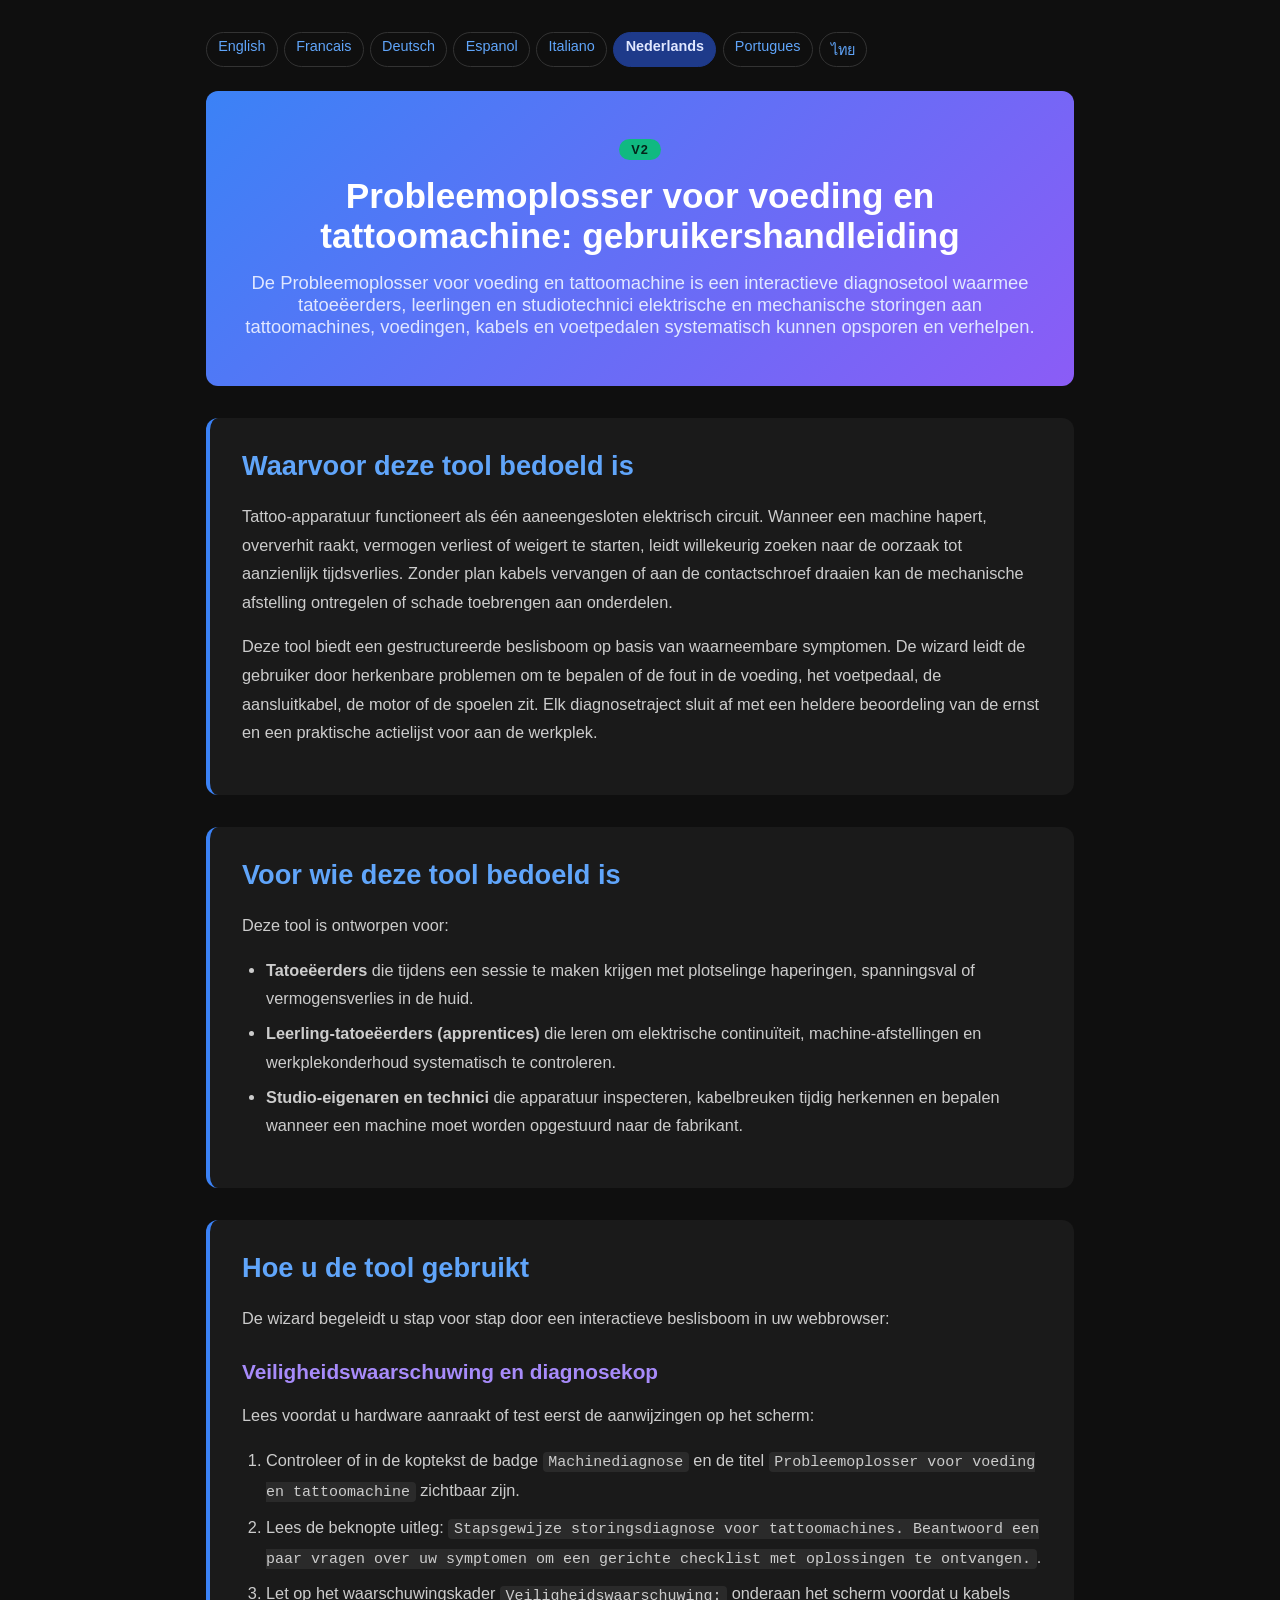
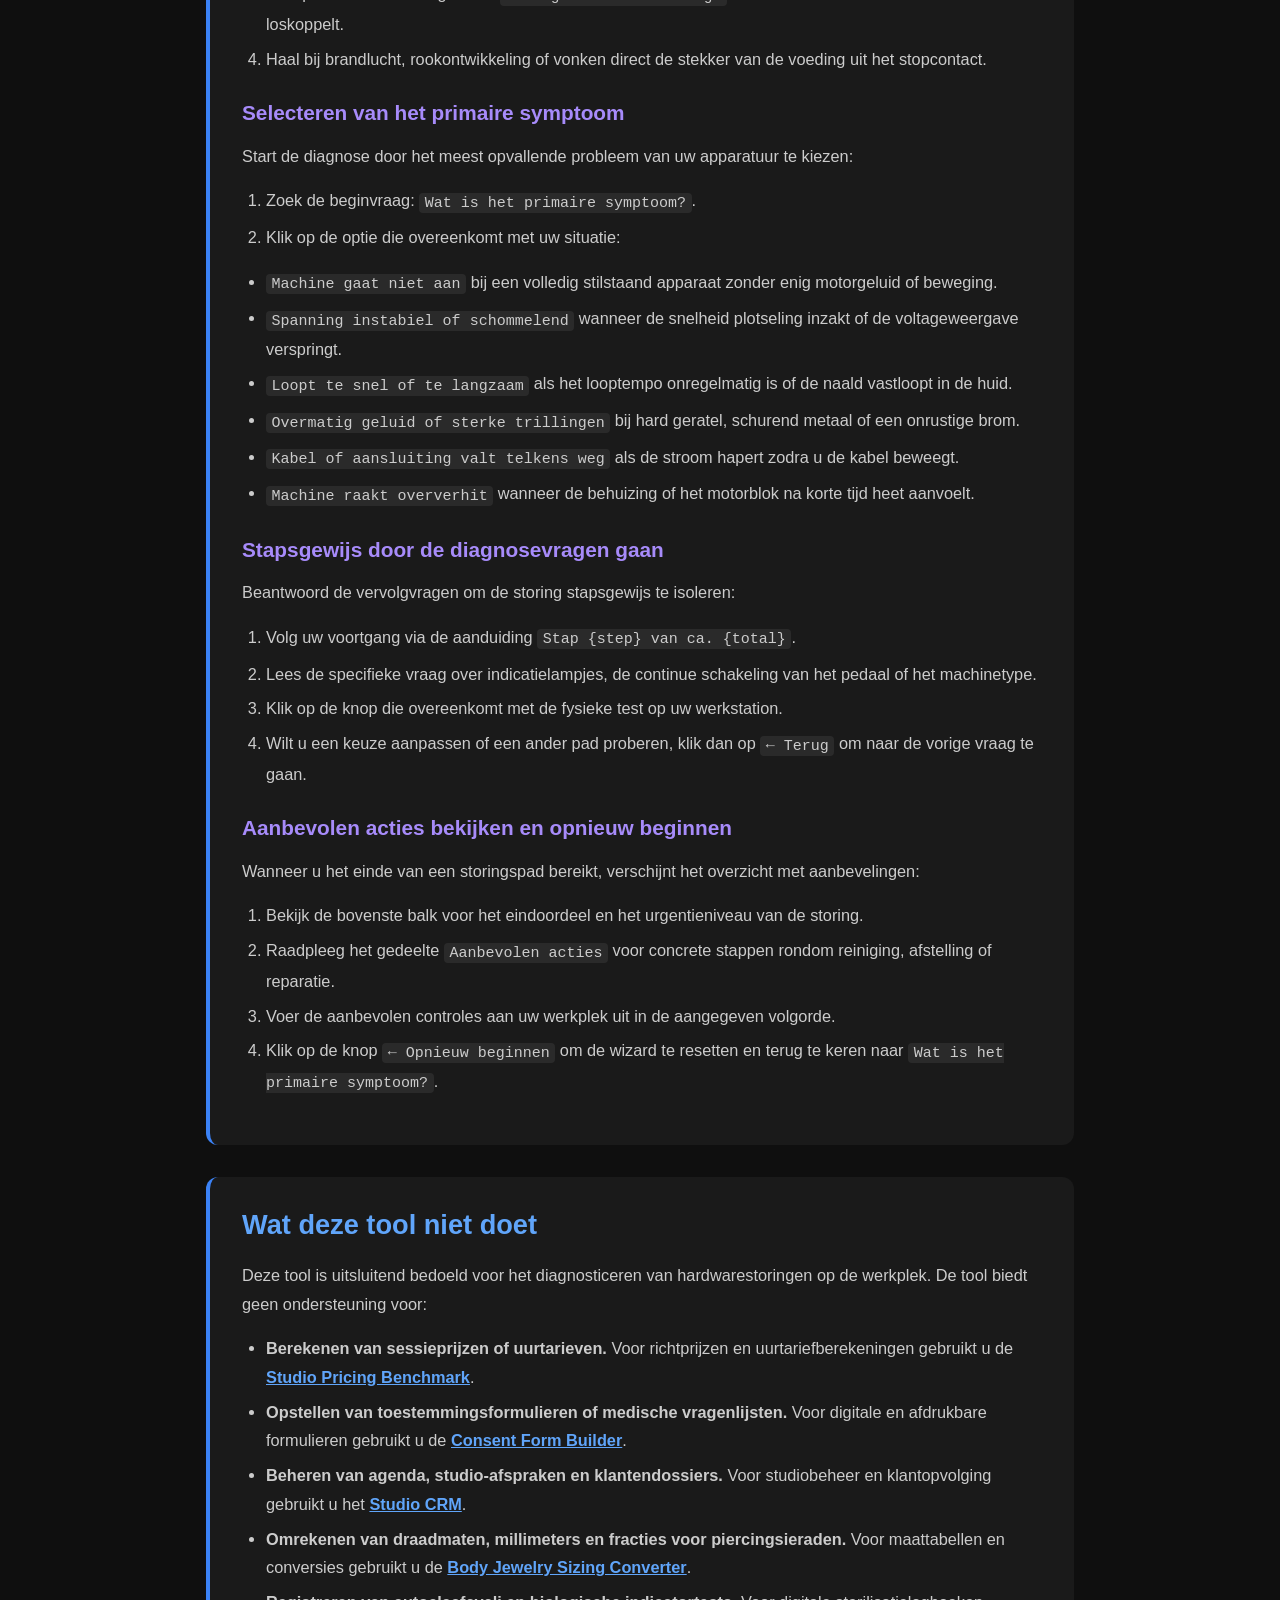
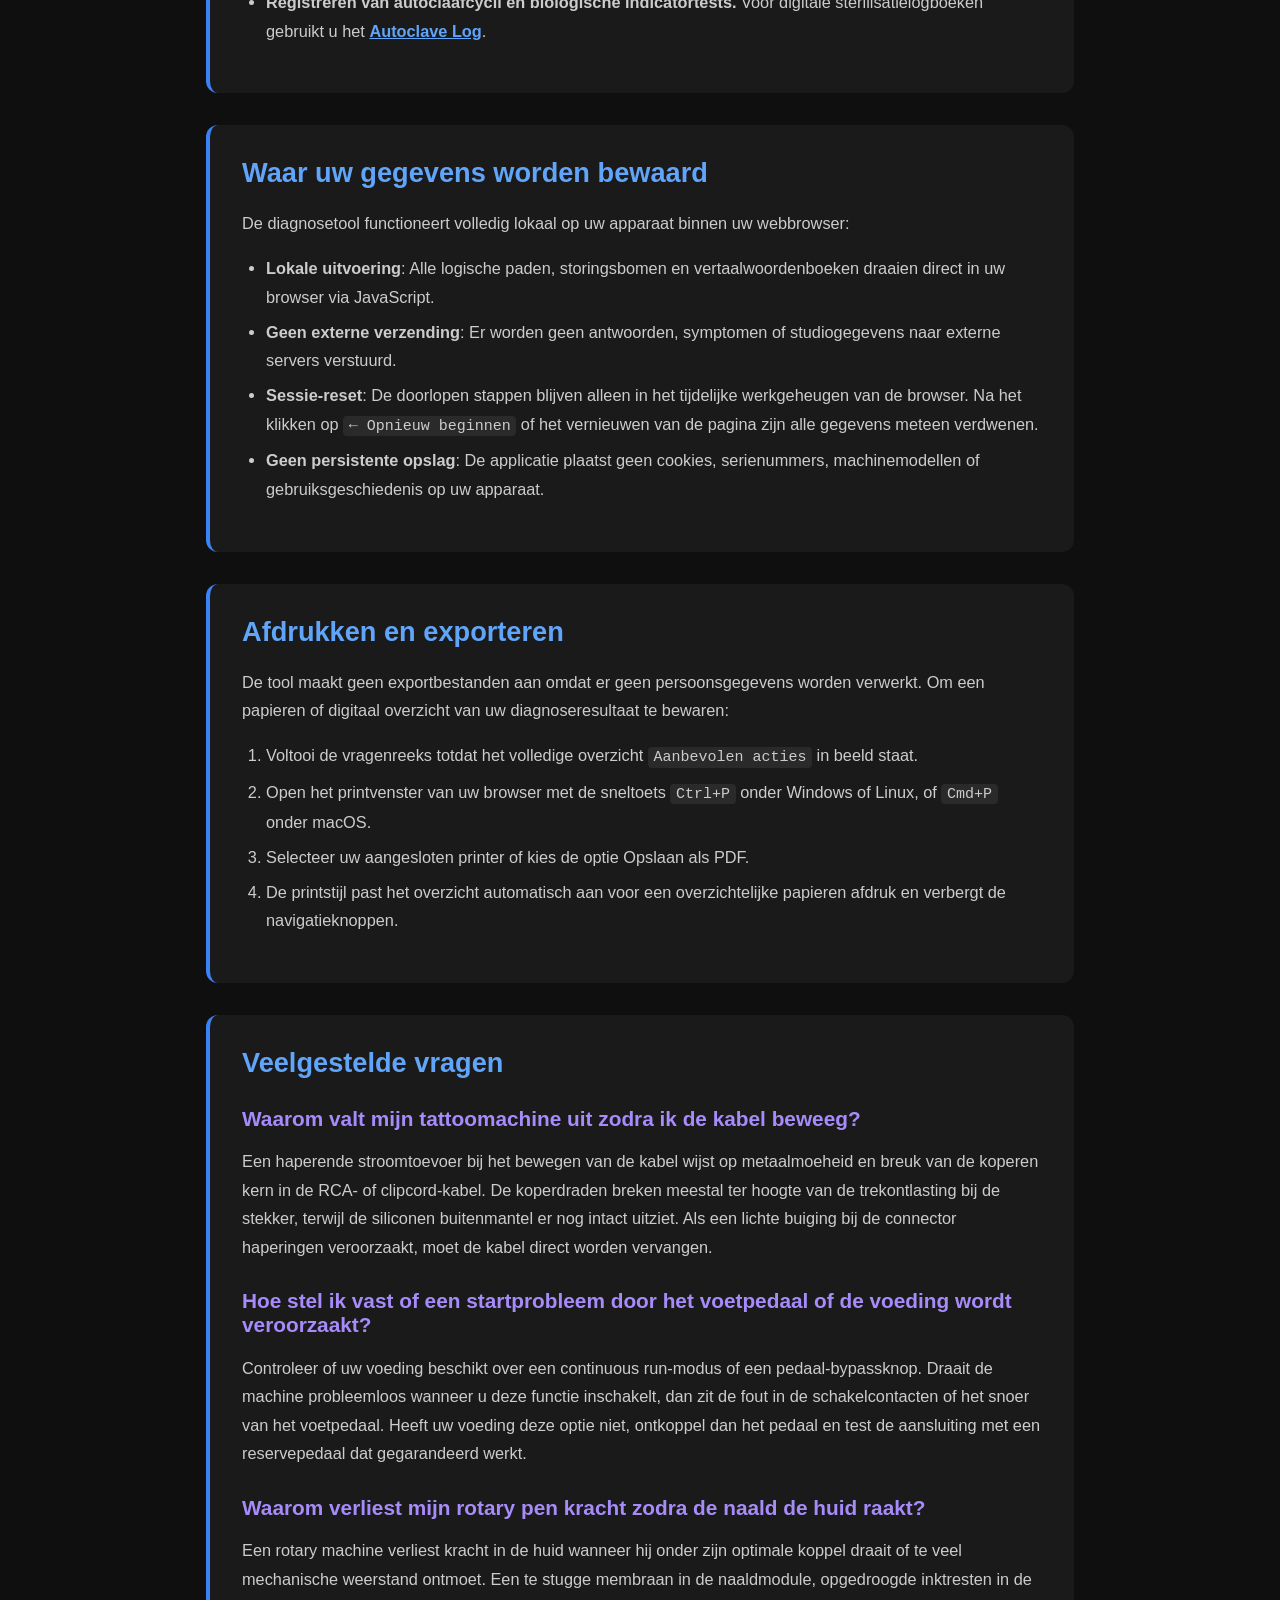
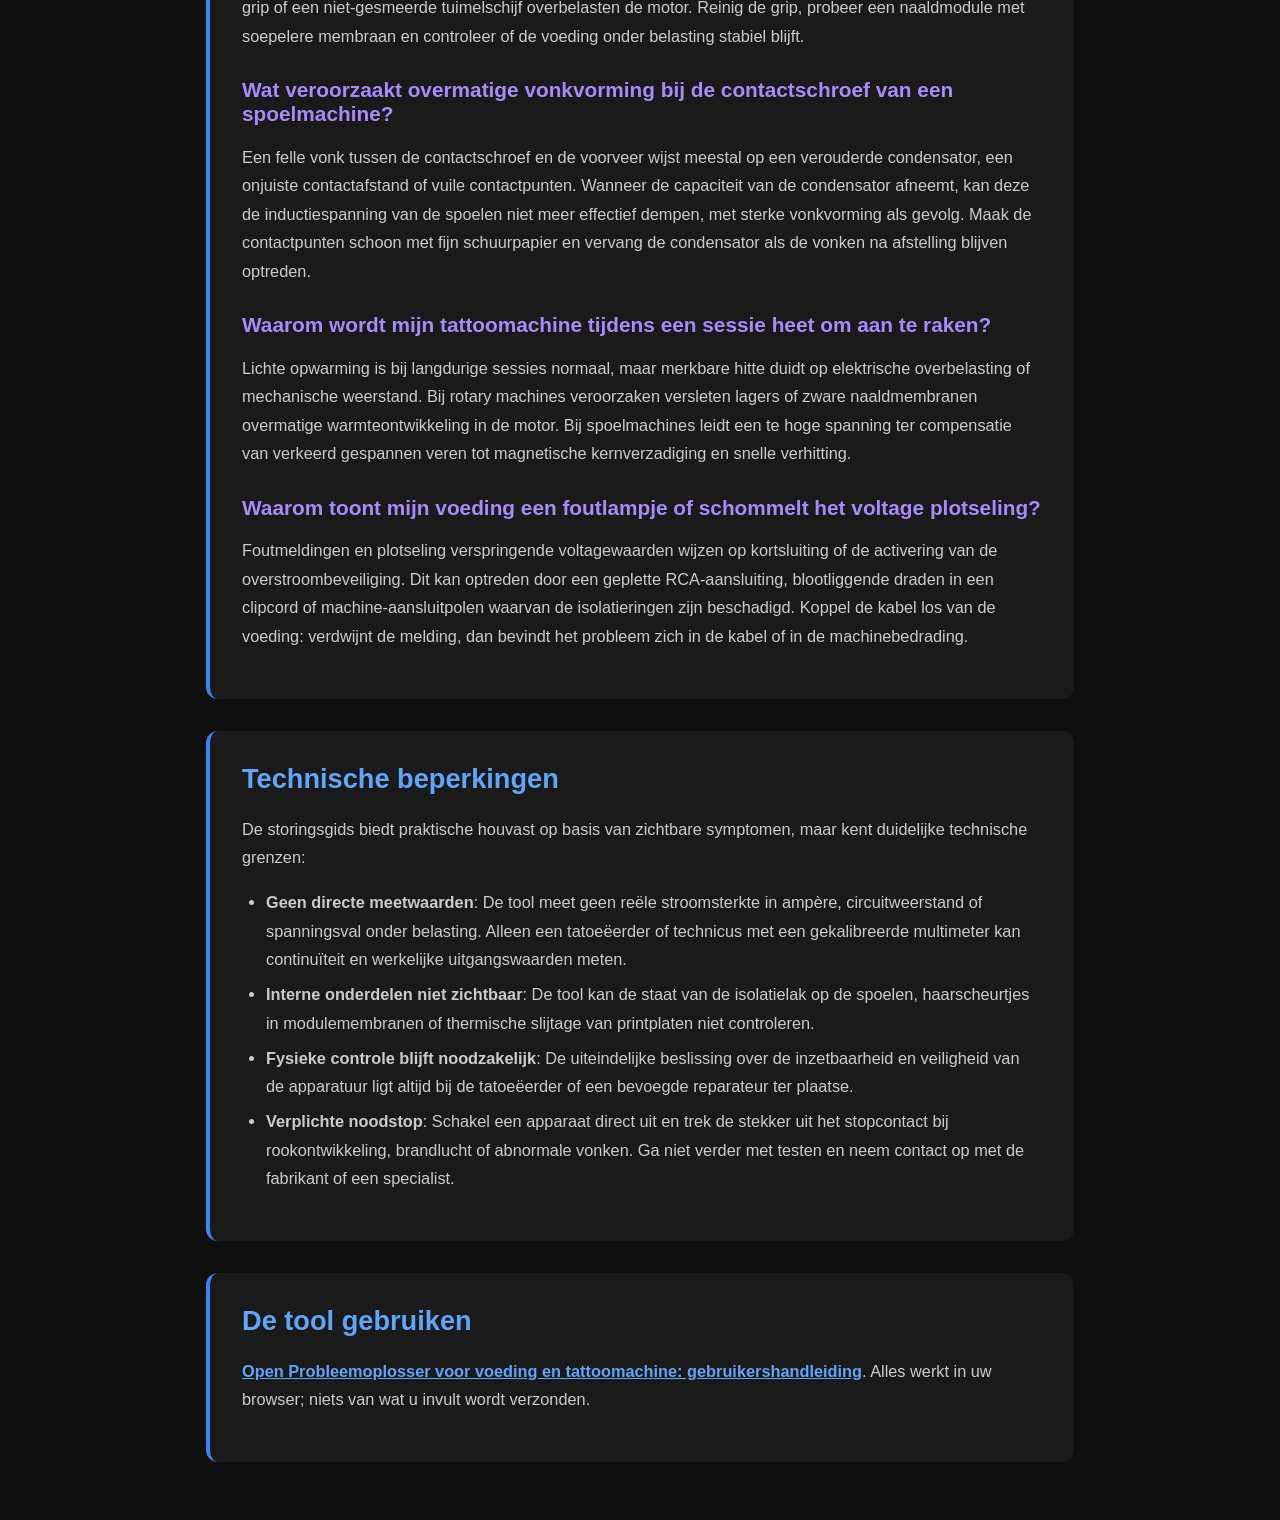
<file: documentation-nl.html>
<!DOCTYPE html>
<html lang="nl">
<head><meta name="robots" content="noindex,nofollow">
    <meta charset="UTF-8">
    <meta name="viewport" content="width=device-width, initial-scale=1.0">
    <title>Probleemoplosser voor voeding en tattoomachine: gebruikershandleiding Documentatie | Poli International</title>
    <meta name="description" content="De Probleemoplosser voor voeding en tattoomachine is een interactieve diagnosetool waarmee tatoeëerders, leerlingen en studiotechnici elektrische en mechanische storingen aan tattoomachines, voedingen, kabels en voetpedalen systematisch kunnen opsporen en verhelpen.">
    <link rel="canonical" href="https://poliinternational.com/power-supply-troubleshooter/">
    <style>
        body { background: #0f0f0f; color: #fff; font-family: -apple-system, BlinkMacSystemFont, "Segoe UI", Roboto, sans-serif; margin: 0; padding: 0; }
        body.in-iframe .doc-hero h1 { display: none; }
        * { box-sizing: border-box; }
        .entry-content { max-width: 900px; margin: 0 auto; padding: 2rem 1rem; }
        .doc-hero { background: linear-gradient(135deg, #3B82F6, #8B5CF6); padding: 3rem 2rem; text-align: center; border-radius: 0.75rem; margin-bottom: 2rem; }
        .doc-hero h1 { font-size: 2.2rem; margin: 0 0 1rem; font-weight: 700; }
        .doc-hero p { font-size: 1.15rem; color: #E0E7FF; margin: 0; }
        .doc-hero .v2 { display: inline-block; margin-bottom: 1rem; padding: 0.2rem 0.75rem; border-radius: 999px; background: #10B981; color: #04241a; font-weight: 800; font-size: 0.8rem; letter-spacing: 0.08em; }
        .doc-section { margin: 2rem 0; padding: 2rem; background: #1a1a1a; border-radius: 0.75rem; border-left: 4px solid #3B82F6; }
        .doc-section h2 { color: #60A5FA; font-size: 1.7rem; margin: 0 0 1.25rem; font-weight: 600; }
        .doc-section h3 { color: #A78BFA; font-size: 1.3rem; margin: 1.75rem 0 0.75rem; font-weight: 600; }
        .doc-section p, .doc-section li { color: #ccc; line-height: 1.75; font-size: 1.02rem; }
        .doc-section ul, .doc-section ol { padding-left: 1.5rem; }
        .doc-section li { margin: 0.4rem 0; }
        .doc-section code { background: #2a2a2a; padding: 0.1rem 0.35rem; border-radius: 0.25rem; font-size: 0.92em; }
        .doc-section a { color: #60A5FA; font-weight: 600; }
        .highlight-box { background: linear-gradient(135deg, #1E3A8A, #4C1D95); padding: 1.25rem 1.5rem; border-radius: 0.5rem; margin: 1.5rem 0; border-left: 4px solid #10B981; }
        .highlight-box p { color: #E0E7FF; margin: 0; }
        table { width: 100%; border-collapse: collapse; margin: 1.5rem 0; }
        th, td { padding: 0.75rem; text-align: left; border: 1px solid #333; vertical-align: top; }
        th { background: #2a2a2a; color: #60A5FA; }
        td { color: #ccc; }
        .doc-langs { display: flex; flex-wrap: wrap; gap: 0.4rem; margin: 0 0 1.5rem; font-size: 0.9rem; }
        .doc-langs a, .doc-langs span { padding: 0.3rem 0.7rem; border-radius: 999px; border: 1px solid #333; text-decoration: none; }
        .doc-langs a { color: #60A5FA; }
        .doc-langs span { background: #1E3A8A; color: #E0E7FF; border-color: #1E3A8A; font-weight: 700; }
    </style>
</head>
<body>
<script>if (window.self !== window.top) document.body.classList.add('in-iframe');</script>
    <div class="entry-content">
        <nav class="doc-langs" aria-label="Documentation language"><a lang="en" href="documentation.html">English</a><a lang="fr" href="documentation-fr.html">Francais</a><a lang="de" href="documentation-de.html">Deutsch</a><a lang="es" href="documentation-es.html">Espanol</a><a lang="it" href="documentation-it.html">Italiano</a><span lang="nl">Nederlands</span><a lang="pt" href="documentation-pt.html">Portugues</a><a lang="th" href="documentation-th.html">ไทย</a></nav>
        <div class="doc-hero">
            <span class="v2">V2</span>
            <h1>Probleemoplosser voor voeding en tattoomachine: gebruikershandleiding</h1>
            <p>De Probleemoplosser voor voeding en tattoomachine is een interactieve diagnosetool waarmee tatoeëerders, leerlingen en studiotechnici elektrische en mechanische storingen aan tattoomachines, voedingen, kabels en voetpedalen systematisch kunnen opsporen en verhelpen.</p>
        </div>
        <div class="doc-section">
        <h2>Waarvoor deze tool bedoeld is</h2>
        <p>Tattoo-apparatuur functioneert als één aaneengesloten elektrisch circuit. Wanneer een machine hapert, oververhit raakt, vermogen verliest of weigert te starten, leidt willekeurig zoeken naar de oorzaak tot aanzienlijk tijdsverlies. Zonder plan kabels vervangen of aan de contactschroef draaien kan de mechanische afstelling ontregelen of schade toebrengen aan onderdelen.</p>
        <p>Deze tool biedt een gestructureerde beslisboom op basis van waarneembare symptomen. De wizard leidt de gebruiker door herkenbare problemen om te bepalen of de fout in de voeding, het voetpedaal, de aansluitkabel, de motor of de spoelen zit. Elk diagnosetraject sluit af met een heldere beoordeling van de ernst en een praktische actielijst voor aan de werkplek.</p>
        </div>
        <div class="doc-section">
        <h2>Voor wie deze tool bedoeld is</h2>
        <p>Deze tool is ontworpen voor:</p>
        <ul>
        <li><strong>Tatoeëerders</strong> die tijdens een sessie te maken krijgen met plotselinge haperingen, spanningsval of vermogensverlies in de huid.</li>
        <li><strong>Leerling-tatoeëerders (apprentices)</strong> die leren om elektrische continuïteit, machine-afstellingen en werkplekonderhoud systematisch te controleren.</li>
        <li><strong>Studio-eigenaren en technici</strong> die apparatuur inspecteren, kabelbreuken tijdig herkennen en bepalen wanneer een machine moet worden opgestuurd naar de fabrikant.</li>
        </ul>
        </div>
        <div class="doc-section">
        <h2>Hoe u de tool gebruikt</h2>
        <p>De wizard begeleidt u stap voor stap door een interactieve beslisboom in uw webbrowser:</p>
        <h3>Veiligheidswaarschuwing en diagnosekop</h3>
        <p>Lees voordat u hardware aanraakt of test eerst de aanwijzingen op het scherm:</p>
        <ol>
        <li>Controleer of in de koptekst de badge <code>Machinediagnose</code> en de titel <code>Probleemoplosser voor voeding en tattoomachine</code> zichtbaar zijn.</li>
        <li>Lees de beknopte uitleg: <code>Stapsgewijze storingsdiagnose voor tattoomachines. Beantwoord een paar vragen over uw symptomen om een gerichte checklist met oplossingen te ontvangen.</code>.</li>
        <li>Let op het waarschuwingskader <code>Veiligheidswaarschuwing:</code> onderaan het scherm voordat u kabels loskoppelt.</li>
        <li>Haal bij brandlucht, rookontwikkeling of vonken direct de stekker van de voeding uit het stopcontact.</li>
        </ol>
        <h3>Selecteren van het primaire symptoom</h3>
        <p>Start de diagnose door het meest opvallende probleem van uw apparatuur te kiezen:</p>
        <ol>
        <li>Zoek de beginvraag: <code>Wat is het primaire symptoom?</code>.</li>
        <li>Klik op de optie die overeenkomt met uw situatie:</li>
        </ol>
        <ul>
        <li><code>Machine gaat niet aan</code> bij een volledig stilstaand apparaat zonder enig motorgeluid of beweging.</li>
        <li><code>Spanning instabiel of schommelend</code> wanneer de snelheid plotseling inzakt of de voltageweergave verspringt.</li>
        <li><code>Loopt te snel of te langzaam</code> als het looptempo onregelmatig is of de naald vastloopt in de huid.</li>
        <li><code>Overmatig geluid of sterke trillingen</code> bij hard geratel, schurend metaal of een onrustige brom.</li>
        <li><code>Kabel of aansluiting valt telkens weg</code> als de stroom hapert zodra u de kabel beweegt.</li>
        <li><code>Machine raakt oververhit</code> wanneer de behuizing of het motorblok na korte tijd heet aanvoelt.</li>
        </ul>
        <h3>Stapsgewijs door de diagnosevragen gaan</h3>
        <p>Beantwoord de vervolgvragen om de storing stapsgewijs te isoleren:</p>
        <ol>
        <li>Volg uw voortgang via de aanduiding <code>Stap {step} van ca. {total}</code>.</li>
        <li>Lees de specifieke vraag over indicatielampjes, de continue schakeling van het pedaal of het machinetype.</li>
        <li>Klik op de knop die overeenkomt met de fysieke test op uw werkstation.</li>
        <li>Wilt u een keuze aanpassen of een ander pad proberen, klik dan op <code>← Terug</code> om naar de vorige vraag te gaan.</li>
        </ol>
        <h3>Aanbevolen acties bekijken en opnieuw beginnen</h3>
        <p>Wanneer u het einde van een storingspad bereikt, verschijnt het overzicht met aanbevelingen:</p>
        <ol>
        <li>Bekijk de bovenste balk voor het eindoordeel en het urgentieniveau van de storing.</li>
        <li>Raadpleeg het gedeelte <code>Aanbevolen acties</code> voor concrete stappen rondom reiniging, afstelling of reparatie.</li>
        <li>Voer de aanbevolen controles aan uw werkplek uit in de aangegeven volgorde.</li>
        <li>Klik op de knop <code>← Opnieuw beginnen</code> om de wizard te resetten en terug te keren naar <code>Wat is het primaire symptoom?</code>.</li>
        </ol>
        </div>
        <div class="doc-section">
        <h2>Wat deze tool niet doet</h2>
        <p>Deze tool is uitsluitend bedoeld voor het diagnosticeren van hardwarestoringen op de werkplek. De tool biedt geen ondersteuning voor:</p>
        <ul>
        <li><strong>Berekenen van sessieprijzen of uurtarieven.</strong> Voor richtprijzen en uurtariefberekeningen gebruikt u de <a href="https://poliinternational.com/studio-pricing-benchmark/" target="_top">Studio Pricing Benchmark</a>.</li>
        <li><strong>Opstellen van toestemmingsformulieren of medische vragenlijsten.</strong> Voor digitale en afdrukbare formulieren gebruikt u de <a href="https://poliinternational.com/form-builder/" target="_top">Consent Form Builder</a>.</li>
        <li><strong>Beheren van agenda, studio-afspraken en klantendossiers.</strong> Voor studiobeheer en klantopvolging gebruikt u het <a href="https://poliinternational.com/studio-crm/" target="_top">Studio CRM</a>.</li>
        <li><strong>Omrekenen van draadmaten, millimeters en fracties voor piercingsieraden.</strong> Voor maattabellen en conversies gebruikt u de <a href="https://poliinternational.com/gauge-converter/" target="_top">Body Jewelry Sizing Converter</a>.</li>
        <li><strong>Registreren van autoclaafcycli en biologische indicatortests.</strong> Voor digitale sterilisatielogboeken gebruikt u het <a href="https://poliinternational.com/autoclave-calculator/" target="_top">Autoclave Log</a>.</li>
        </ul>
        </div>
        <div class="doc-section">
        <h2>Waar uw gegevens worden bewaard</h2>
        <p>De diagnosetool functioneert volledig lokaal op uw apparaat binnen uw webbrowser:</p>
        <ul>
        <li><strong>Lokale uitvoering</strong>: Alle logische paden, storingsbomen en vertaalwoordenboeken draaien direct in uw browser via JavaScript.</li>
        <li><strong>Geen externe verzending</strong>: Er worden geen antwoorden, symptomen of studiogegevens naar externe servers verstuurd.</li>
        <li><strong>Sessie-reset</strong>: De doorlopen stappen blijven alleen in het tijdelijke werkgeheugen van de browser. Na het klikken op <code>← Opnieuw beginnen</code> of het vernieuwen van de pagina zijn alle gegevens meteen verdwenen.</li>
        <li><strong>Geen persistente opslag</strong>: De applicatie plaatst geen cookies, serienummers, machinemodellen of gebruiksgeschiedenis op uw apparaat.</li>
        </ul>
        </div>
        <div class="doc-section">
        <h2>Afdrukken en exporteren</h2>
        <p>De tool maakt geen exportbestanden aan omdat er geen persoonsgegevens worden verwerkt. Om een papieren of digitaal overzicht van uw diagnoseresultaat te bewaren:</p>
        <ol>
        <li>Voltooi de vragenreeks totdat het volledige overzicht <code>Aanbevolen acties</code> in beeld staat.</li>
        <li>Open het printvenster van uw browser met de sneltoets <code>Ctrl+P</code> onder Windows of Linux, of <code>Cmd+P</code> onder macOS.</li>
        <li>Selecteer uw aangesloten printer of kies de optie Opslaan als PDF.</li>
        <li>De printstijl past het overzicht automatisch aan voor een overzichtelijke papieren afdruk en verbergt de navigatieknoppen.</li>
        </ol>
        </div>
        <div class="doc-section">
        <h2>Veelgestelde vragen</h2>
        <h3>Waarom valt mijn tattoomachine uit zodra ik de kabel beweeg?</h3>
        <p>Een haperende stroomtoevoer bij het bewegen van de kabel wijst op metaalmoeheid en breuk van de koperen kern in de RCA- of clipcord-kabel. De koperdraden breken meestal ter hoogte van de trekontlasting bij de stekker, terwijl de siliconen buitenmantel er nog intact uitziet. Als een lichte buiging bij de connector haperingen veroorzaakt, moet de kabel direct worden vervangen.</p>
        <h3>Hoe stel ik vast of een startprobleem door het voetpedaal of de voeding wordt veroorzaakt?</h3>
        <p>Controleer of uw voeding beschikt over een continuous run-modus of een pedaal-bypassknop. Draait de machine probleemloos wanneer u deze functie inschakelt, dan zit de fout in de schakelcontacten of het snoer van het voetpedaal. Heeft uw voeding deze optie niet, ontkoppel dan het pedaal en test de aansluiting met een reservepedaal dat gegarandeerd werkt.</p>
        <h3>Waarom verliest mijn rotary pen kracht zodra de naald de huid raakt?</h3>
        <p>Een rotary machine verliest kracht in de huid wanneer hij onder zijn optimale koppel draait of te veel mechanische weerstand ontmoet. Een te stugge membraan in de naaldmodule, opgedroogde inktresten in de grip of een niet-gesmeerde tuimelschijf overbelasten de motor. Reinig de grip, probeer een naaldmodule met soepelere membraan en controleer of de voeding onder belasting stabiel blijft.</p>
        <h3>Wat veroorzaakt overmatige vonkvorming bij de contactschroef van een spoelmachine?</h3>
        <p>Een felle vonk tussen de contactschroef en de voorveer wijst meestal op een verouderde condensator, een onjuiste contactafstand of vuile contactpunten. Wanneer de capaciteit van de condensator afneemt, kan deze de inductiespanning van de spoelen niet meer effectief dempen, met sterke vonkvorming als gevolg. Maak de contactpunten schoon met fijn schuurpapier en vervang de condensator als de vonken na afstelling blijven optreden.</p>
        <h3>Waarom wordt mijn tattoomachine tijdens een sessie heet om aan te raken?</h3>
        <p>Lichte opwarming is bij langdurige sessies normaal, maar merkbare hitte duidt op elektrische overbelasting of mechanische weerstand. Bij rotary machines veroorzaken versleten lagers of zware naaldmembranen overmatige warmteontwikkeling in de motor. Bij spoelmachines leidt een te hoge spanning ter compensatie van verkeerd gespannen veren tot magnetische kernverzadiging en snelle verhitting.</p>
        <h3>Waarom toont mijn voeding een foutlampje of schommelt het voltage plotseling?</h3>
        <p>Foutmeldingen en plotseling verspringende voltagewaarden wijzen op kortsluiting of de activering van de overstroombeveiliging. Dit kan optreden door een geplette RCA-aansluiting, blootliggende draden in een clipcord of machine-aansluitpolen waarvan de isolatieringen zijn beschadigd. Koppel de kabel los van de voeding: verdwijnt de melding, dan bevindt het probleem zich in de kabel of in de machinebedrading.</p>
        </div>
        <div class="doc-section">
        <h2>Technische beperkingen</h2>
        <p>De storingsgids biedt praktische houvast op basis van zichtbare symptomen, maar kent duidelijke technische grenzen:</p>
        <ul>
        <li><strong>Geen directe meetwaarden</strong>: De tool meet geen reële stroomsterkte in ampère, circuitweerstand of spanningsval onder belasting. Alleen een tatoeëerder of technicus met een gekalibreerde multimeter kan continuïteit en werkelijke uitgangswaarden meten.</li>
        <li><strong>Interne onderdelen niet zichtbaar</strong>: De tool kan de staat van de isolatielak op de spoelen, haarscheurtjes in modulemembranen of thermische slijtage van printplaten niet controleren.</li>
        <li><strong>Fysieke controle blijft noodzakelijk</strong>: De uiteindelijke beslissing over de inzetbaarheid en veiligheid van de apparatuur ligt altijd bij de tatoeëerder of een bevoegde reparateur ter plaatse.</li>
        <li><strong>Verplichte noodstop</strong>: Schakel een apparaat direct uit en trek de stekker uit het stopcontact bij rookontwikkeling, brandlucht of abnormale vonken. Ga niet verder met testen en neem contact op met de fabrikant of een specialist.</li>
        </ul>
        </div>
        <div class="doc-section">
            <h2>De tool gebruiken</h2>
            <p><a href="https://poliinternational.com/power-supply-troubleshooter/" target="_top">Open Probleemoplosser voor voeding en tattoomachine: gebruikershandleiding</a>. Alles werkt in uw browser; niets van wat u invult wordt verzonden.</p>
        </div>
    </div>
</body>
</html>
</file>
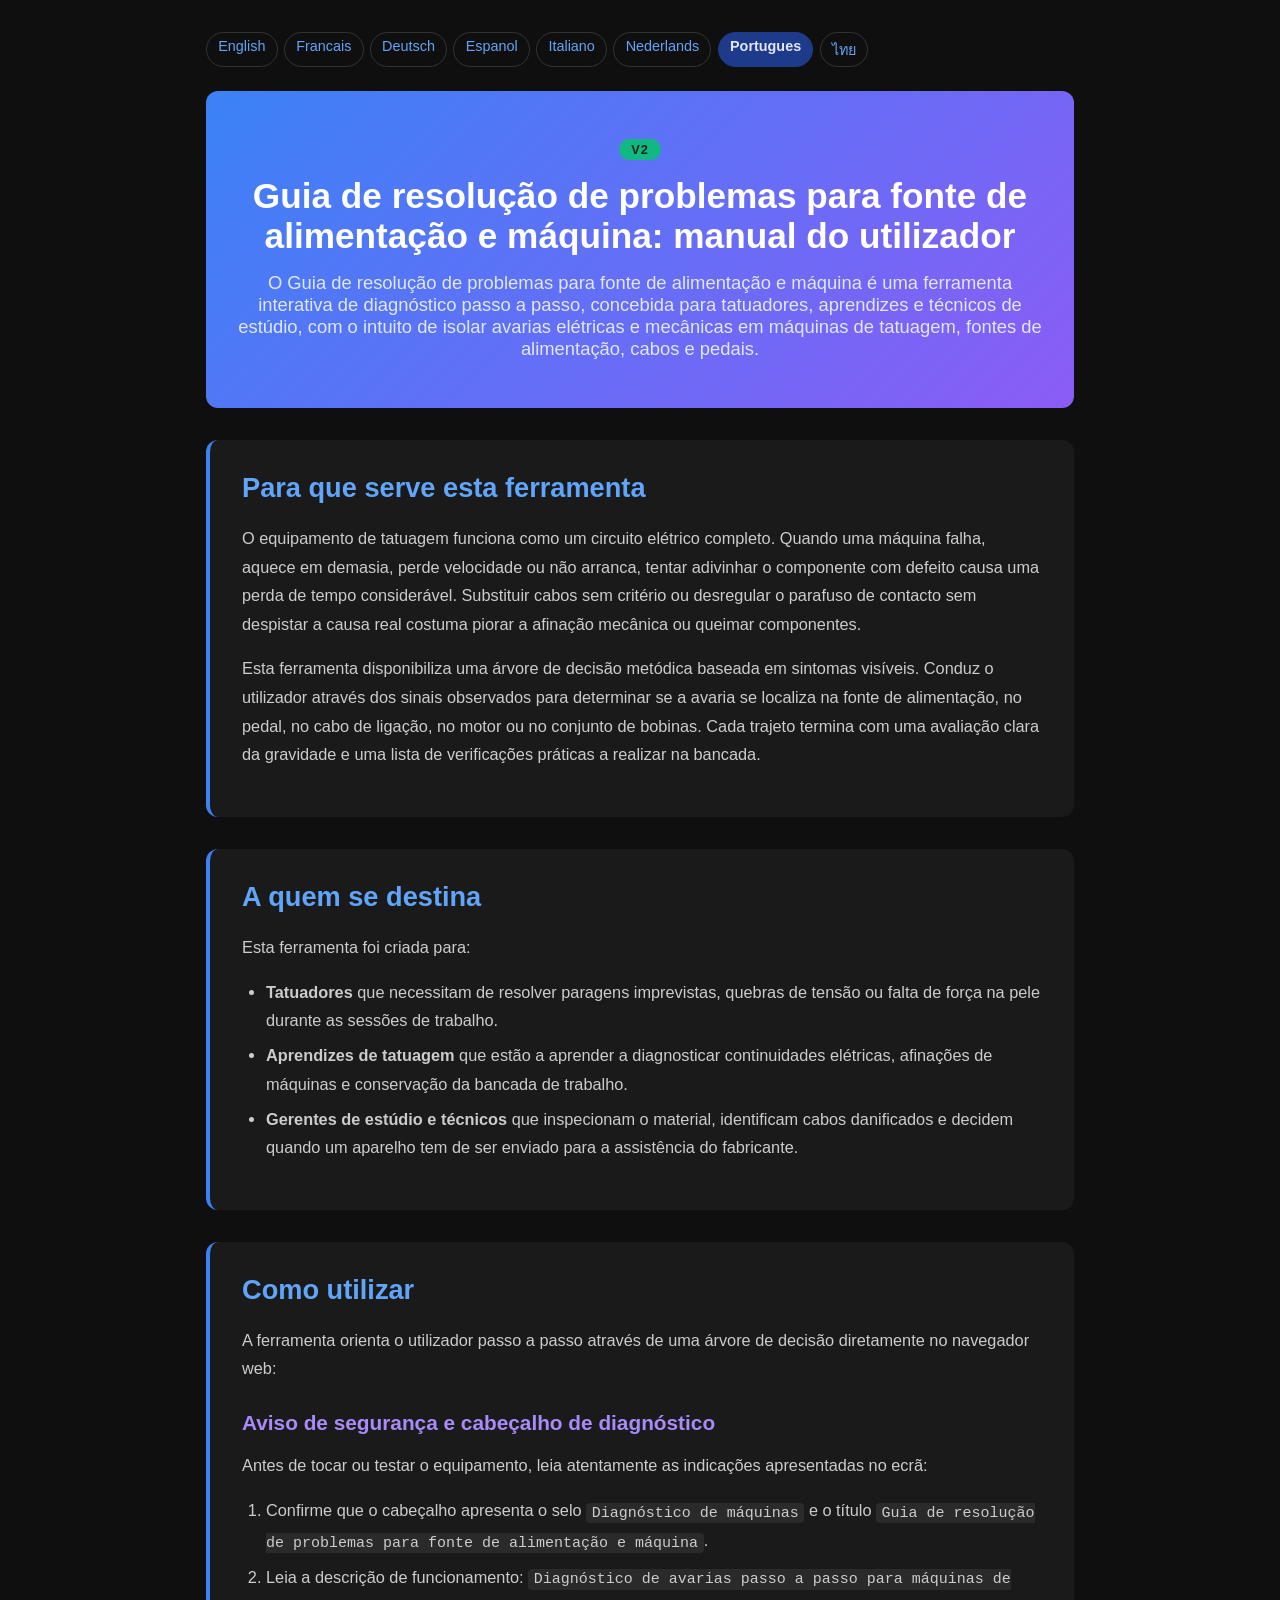
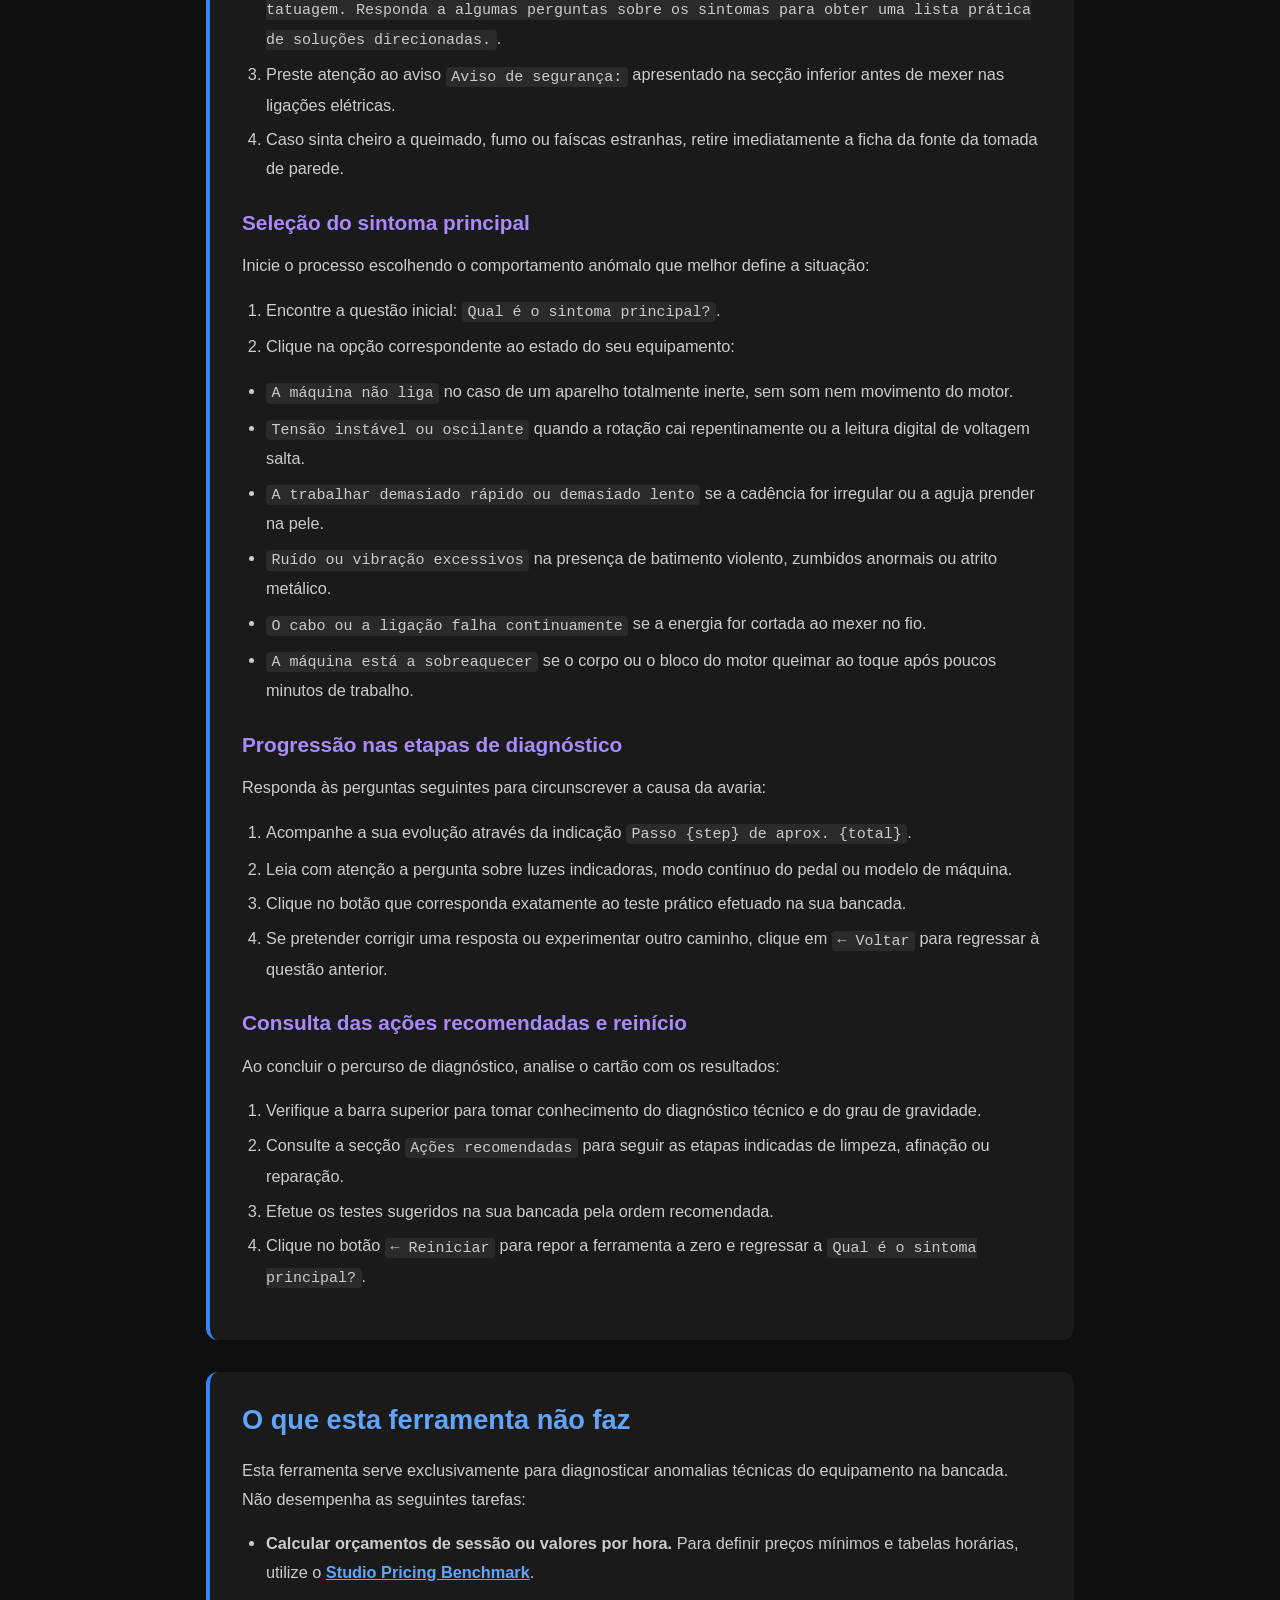
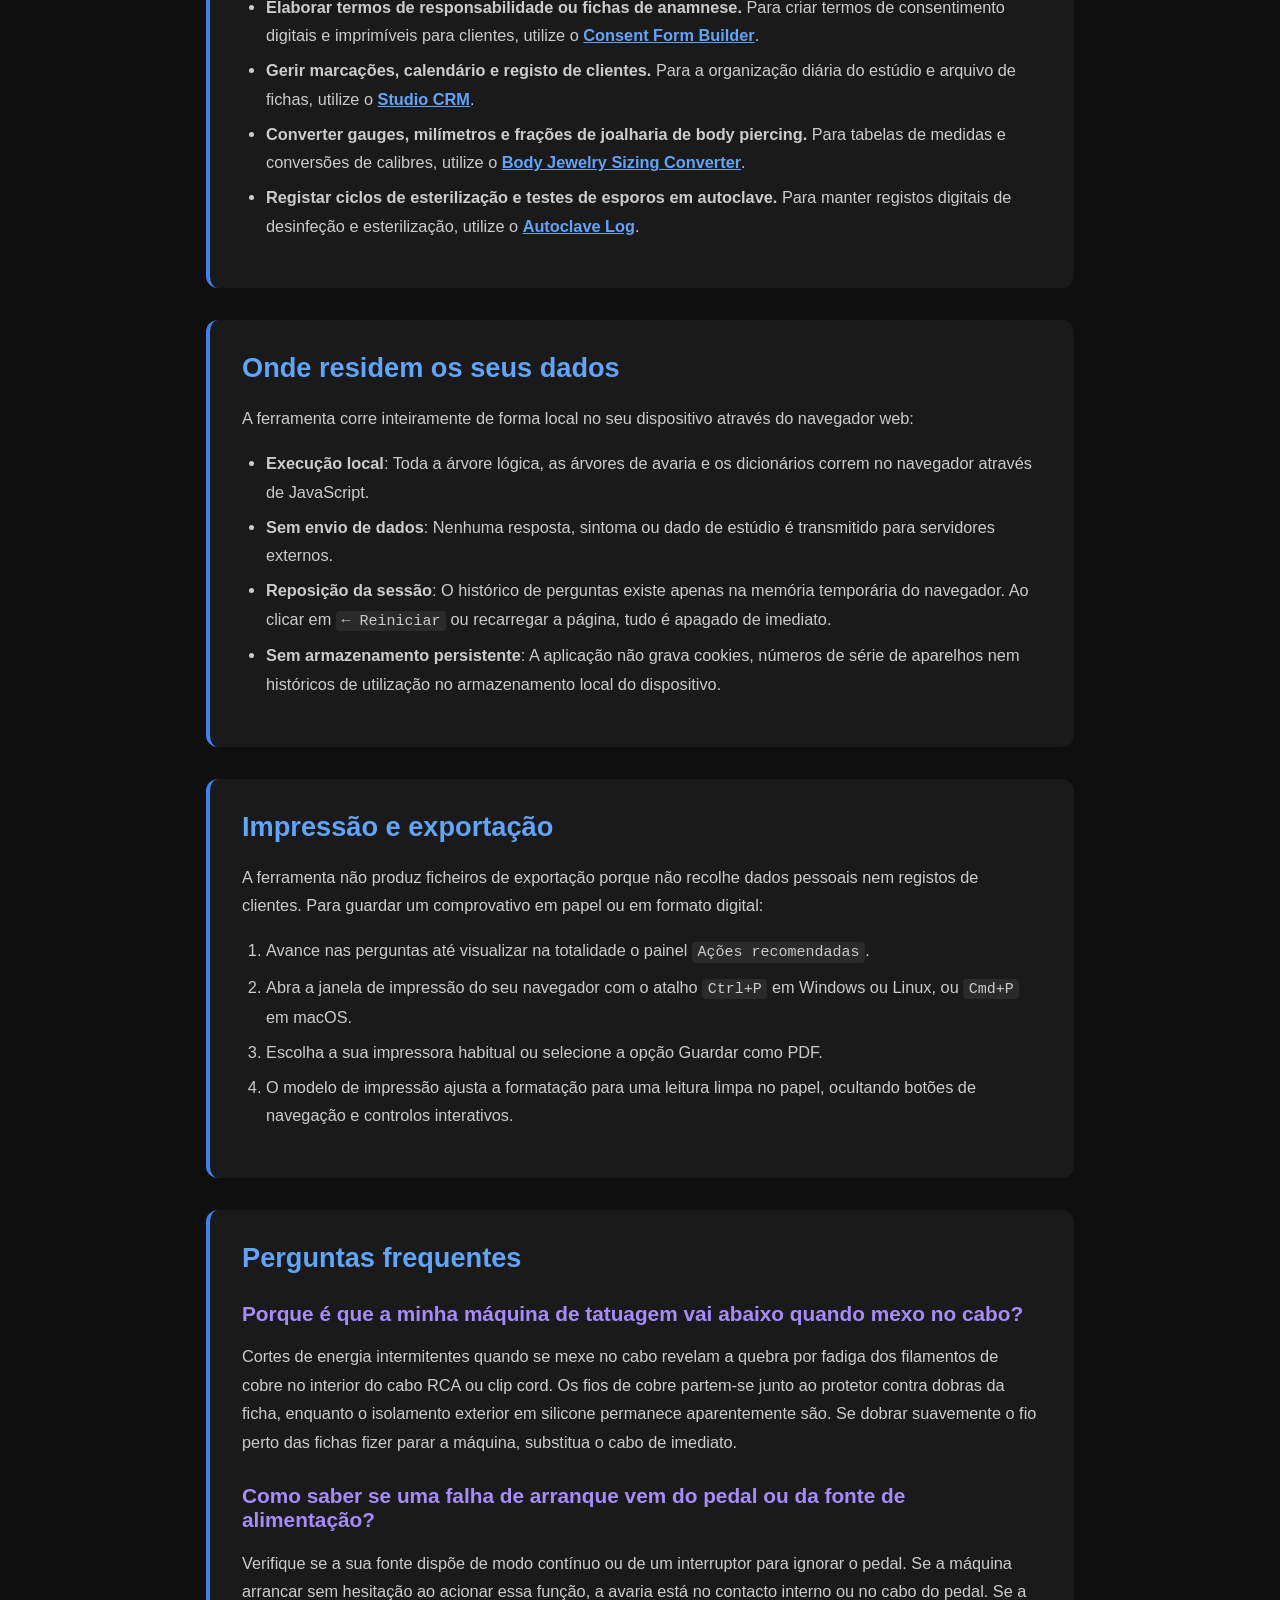
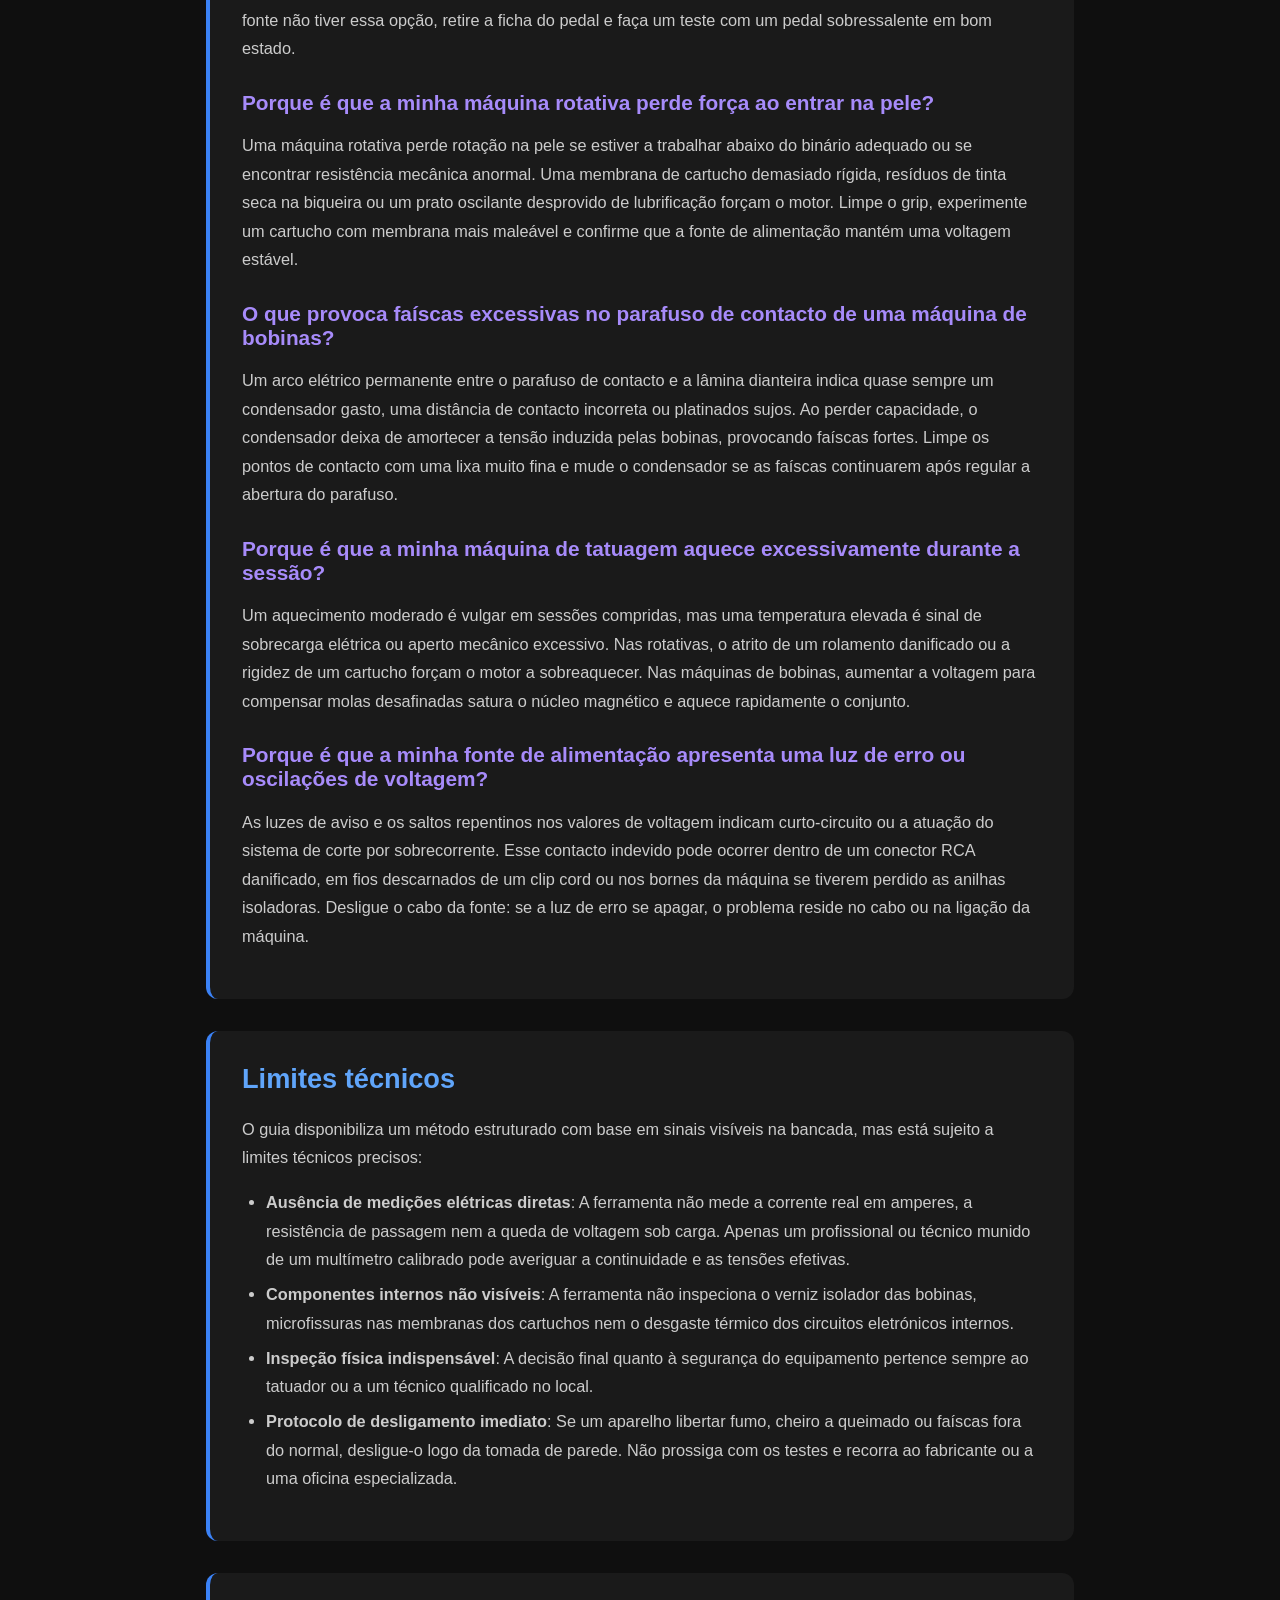
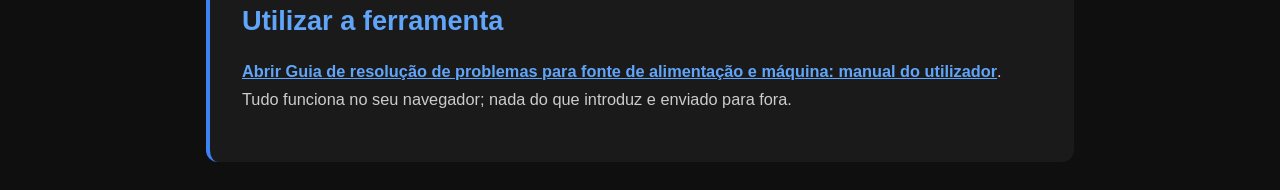
<file: documentation-pt.html>
<!DOCTYPE html>
<html lang="pt">
<head><meta name="robots" content="noindex,nofollow">
    <meta charset="UTF-8">
    <meta name="viewport" content="width=device-width, initial-scale=1.0">
    <title>Guia de resolução de problemas para fonte de alimentação e máquina: manual do utilizador Documentacao | Poli International</title>
    <meta name="description" content="O Guia de resolução de problemas para fonte de alimentação e máquina é uma ferramenta interativa de diagnóstico passo a passo, concebida para tatuadores, aprendizes e técnicos de estúdio, com o intuito de isolar avarias elétricas e mecânicas em máquinas de tatuagem, fontes de alimentação, cabos e pedais.">
    <link rel="canonical" href="https://poliinternational.com/power-supply-troubleshooter/">
    <style>
        body { background: #0f0f0f; color: #fff; font-family: -apple-system, BlinkMacSystemFont, "Segoe UI", Roboto, sans-serif; margin: 0; padding: 0; }
        body.in-iframe .doc-hero h1 { display: none; }
        * { box-sizing: border-box; }
        .entry-content { max-width: 900px; margin: 0 auto; padding: 2rem 1rem; }
        .doc-hero { background: linear-gradient(135deg, #3B82F6, #8B5CF6); padding: 3rem 2rem; text-align: center; border-radius: 0.75rem; margin-bottom: 2rem; }
        .doc-hero h1 { font-size: 2.2rem; margin: 0 0 1rem; font-weight: 700; }
        .doc-hero p { font-size: 1.15rem; color: #E0E7FF; margin: 0; }
        .doc-hero .v2 { display: inline-block; margin-bottom: 1rem; padding: 0.2rem 0.75rem; border-radius: 999px; background: #10B981; color: #04241a; font-weight: 800; font-size: 0.8rem; letter-spacing: 0.08em; }
        .doc-section { margin: 2rem 0; padding: 2rem; background: #1a1a1a; border-radius: 0.75rem; border-left: 4px solid #3B82F6; }
        .doc-section h2 { color: #60A5FA; font-size: 1.7rem; margin: 0 0 1.25rem; font-weight: 600; }
        .doc-section h3 { color: #A78BFA; font-size: 1.3rem; margin: 1.75rem 0 0.75rem; font-weight: 600; }
        .doc-section p, .doc-section li { color: #ccc; line-height: 1.75; font-size: 1.02rem; }
        .doc-section ul, .doc-section ol { padding-left: 1.5rem; }
        .doc-section li { margin: 0.4rem 0; }
        .doc-section code { background: #2a2a2a; padding: 0.1rem 0.35rem; border-radius: 0.25rem; font-size: 0.92em; }
        .doc-section a { color: #60A5FA; font-weight: 600; }
        .highlight-box { background: linear-gradient(135deg, #1E3A8A, #4C1D95); padding: 1.25rem 1.5rem; border-radius: 0.5rem; margin: 1.5rem 0; border-left: 4px solid #10B981; }
        .highlight-box p { color: #E0E7FF; margin: 0; }
        table { width: 100%; border-collapse: collapse; margin: 1.5rem 0; }
        th, td { padding: 0.75rem; text-align: left; border: 1px solid #333; vertical-align: top; }
        th { background: #2a2a2a; color: #60A5FA; }
        td { color: #ccc; }
        .doc-langs { display: flex; flex-wrap: wrap; gap: 0.4rem; margin: 0 0 1.5rem; font-size: 0.9rem; }
        .doc-langs a, .doc-langs span { padding: 0.3rem 0.7rem; border-radius: 999px; border: 1px solid #333; text-decoration: none; }
        .doc-langs a { color: #60A5FA; }
        .doc-langs span { background: #1E3A8A; color: #E0E7FF; border-color: #1E3A8A; font-weight: 700; }
    </style>
</head>
<body>
<script>if (window.self !== window.top) document.body.classList.add('in-iframe');</script>
    <div class="entry-content">
        <nav class="doc-langs" aria-label="Documentation language"><a lang="en" href="documentation.html">English</a><a lang="fr" href="documentation-fr.html">Francais</a><a lang="de" href="documentation-de.html">Deutsch</a><a lang="es" href="documentation-es.html">Espanol</a><a lang="it" href="documentation-it.html">Italiano</a><a lang="nl" href="documentation-nl.html">Nederlands</a><span lang="pt">Portugues</span><a lang="th" href="documentation-th.html">ไทย</a></nav>
        <div class="doc-hero">
            <span class="v2">V2</span>
            <h1>Guia de resolução de problemas para fonte de alimentação e máquina: manual do utilizador</h1>
            <p>O Guia de resolução de problemas para fonte de alimentação e máquina é uma ferramenta interativa de diagnóstico passo a passo, concebida para tatuadores, aprendizes e técnicos de estúdio, com o intuito de isolar avarias elétricas e mecânicas em máquinas de tatuagem, fontes de alimentação, cabos e pedais.</p>
        </div>
        <div class="doc-section">
        <h2>Para que serve esta ferramenta</h2>
        <p>O equipamento de tatuagem funciona como um circuito elétrico completo. Quando uma máquina falha, aquece em demasia, perde velocidade ou não arranca, tentar adivinhar o componente com defeito causa uma perda de tempo considerável. Substituir cabos sem critério ou desregular o parafuso de contacto sem despistar a causa real costuma piorar a afinação mecânica ou queimar componentes.</p>
        <p>Esta ferramenta disponibiliza uma árvore de decisão metódica baseada em sintomas visíveis. Conduz o utilizador através dos sinais observados para determinar se a avaria se localiza na fonte de alimentação, no pedal, no cabo de ligação, no motor ou no conjunto de bobinas. Cada trajeto termina com uma avaliação clara da gravidade e uma lista de verificações práticas a realizar na bancada.</p>
        </div>
        <div class="doc-section">
        <h2>A quem se destina</h2>
        <p>Esta ferramenta foi criada para:</p>
        <ul>
        <li><strong>Tatuadores</strong> que necessitam de resolver paragens imprevistas, quebras de tensão ou falta de força na pele durante as sessões de trabalho.</li>
        <li><strong>Aprendizes de tatuagem</strong> que estão a aprender a diagnosticar continuidades elétricas, afinações de máquinas e conservação da bancada de trabalho.</li>
        <li><strong>Gerentes de estúdio e técnicos</strong> que inspecionam o material, identificam cabos danificados e decidem quando um aparelho tem de ser enviado para a assistência do fabricante.</li>
        </ul>
        </div>
        <div class="doc-section">
        <h2>Como utilizar</h2>
        <p>A ferramenta orienta o utilizador passo a passo através de uma árvore de decisão diretamente no navegador web:</p>
        <h3>Aviso de segurança e cabeçalho de diagnóstico</h3>
        <p>Antes de tocar ou testar o equipamento, leia atentamente as indicações apresentadas no ecrã:</p>
        <ol>
        <li>Confirme que o cabeçalho apresenta o selo <code>Diagnóstico de máquinas</code> e o título <code>Guia de resolução de problemas para fonte de alimentação e máquina</code>.</li>
        <li>Leia a descrição de funcionamento: <code>Diagnóstico de avarias passo a passo para máquinas de tatuagem. Responda a algumas perguntas sobre os sintomas para obter uma lista prática de soluções direcionadas.</code>.</li>
        <li>Preste atenção ao aviso <code>Aviso de segurança:</code> apresentado na secção inferior antes de mexer nas ligações elétricas.</li>
        <li>Caso sinta cheiro a queimado, fumo ou faíscas estranhas, retire imediatamente a ficha da fonte da tomada de parede.</li>
        </ol>
        <h3>Seleção do sintoma principal</h3>
        <p>Inicie o processo escolhendo o comportamento anómalo que melhor define a situação:</p>
        <ol>
        <li>Encontre a questão inicial: <code>Qual é o sintoma principal?</code>.</li>
        <li>Clique na opção correspondente ao estado do seu equipamento:</li>
        </ol>
        <ul>
        <li><code>A máquina não liga</code> no caso de um aparelho totalmente inerte, sem som nem movimento do motor.</li>
        <li><code>Tensão instável ou oscilante</code> quando a rotação cai repentinamente ou a leitura digital de voltagem salta.</li>
        <li><code>A trabalhar demasiado rápido ou demasiado lento</code> se a cadência for irregular ou a aguja prender na pele.</li>
        <li><code>Ruído ou vibração excessivos</code> na presença de batimento violento, zumbidos anormais ou atrito metálico.</li>
        <li><code>O cabo ou a ligação falha continuamente</code> se a energia for cortada ao mexer no fio.</li>
        <li><code>A máquina está a sobreaquecer</code> se o corpo ou o bloco do motor queimar ao toque após poucos minutos de trabalho.</li>
        </ul>
        <h3>Progressão nas etapas de diagnóstico</h3>
        <p>Responda às perguntas seguintes para circunscrever a causa da avaria:</p>
        <ol>
        <li>Acompanhe a sua evolução através da indicação <code>Passo {step} de aprox. {total}</code>.</li>
        <li>Leia com atenção a pergunta sobre luzes indicadoras, modo contínuo do pedal ou modelo de máquina.</li>
        <li>Clique no botão que corresponda exatamente ao teste prático efetuado na sua bancada.</li>
        <li>Se pretender corrigir uma resposta ou experimentar outro caminho, clique em <code>← Voltar</code> para regressar à questão anterior.</li>
        </ol>
        <h3>Consulta das ações recomendadas e reinício</h3>
        <p>Ao concluir o percurso de diagnóstico, analise o cartão com os resultados:</p>
        <ol>
        <li>Verifique a barra superior para tomar conhecimento do diagnóstico técnico e do grau de gravidade.</li>
        <li>Consulte a secção <code>Ações recomendadas</code> para seguir as etapas indicadas de limpeza, afinação ou reparação.</li>
        <li>Efetue os testes sugeridos na sua bancada pela ordem recomendada.</li>
        <li>Clique no botão <code>← Reiniciar</code> para repor a ferramenta a zero e regressar a <code>Qual é o sintoma principal?</code>.</li>
        </ol>
        </div>
        <div class="doc-section">
        <h2>O que esta ferramenta não faz</h2>
        <p>Esta ferramenta serve exclusivamente para diagnosticar anomalias técnicas do equipamento na bancada. Não desempenha as seguintes tarefas:</p>
        <ul>
        <li><strong>Calcular orçamentos de sessão ou valores por hora.</strong> Para definir preços mínimos e tabelas horárias, utilize o <a href="https://poliinternational.com/studio-pricing-benchmark/" target="_top">Studio Pricing Benchmark</a>.</li>
        <li><strong>Elaborar termos de responsabilidade ou fichas de anamnese.</strong> Para criar termos de consentimento digitais e imprimíveis para clientes, utilize o <a href="https://poliinternational.com/form-builder/" target="_top">Consent Form Builder</a>.</li>
        <li><strong>Gerir marcações, calendário e registo de clientes.</strong> Para a organização diária do estúdio e arquivo de fichas, utilize o <a href="https://poliinternational.com/studio-crm/" target="_top">Studio CRM</a>.</li>
        <li><strong>Converter gauges, milímetros e frações de joalharia de body piercing.</strong> Para tabelas de medidas e conversões de calibres, utilize o <a href="https://poliinternational.com/gauge-converter/" target="_top">Body Jewelry Sizing Converter</a>.</li>
        <li><strong>Registar ciclos de esterilização e testes de esporos em autoclave.</strong> Para manter registos digitais de desinfeção e esterilização, utilize o <a href="https://poliinternational.com/autoclave-calculator/" target="_top">Autoclave Log</a>.</li>
        </ul>
        </div>
        <div class="doc-section">
        <h2>Onde residem os seus dados</h2>
        <p>A ferramenta corre inteiramente de forma local no seu dispositivo através do navegador web:</p>
        <ul>
        <li><strong>Execução local</strong>: Toda a árvore lógica, as árvores de avaria e os dicionários correm no navegador através de JavaScript.</li>
        <li><strong>Sem envio de dados</strong>: Nenhuma resposta, sintoma ou dado de estúdio é transmitido para servidores externos.</li>
        <li><strong>Reposição da sessão</strong>: O histórico de perguntas existe apenas na memória temporária do navegador. Ao clicar em <code>← Reiniciar</code> ou recarregar a página, tudo é apagado de imediato.</li>
        <li><strong>Sem armazenamento persistente</strong>: A aplicação não grava cookies, números de série de aparelhos nem históricos de utilização no armazenamento local do dispositivo.</li>
        </ul>
        </div>
        <div class="doc-section">
        <h2>Impressão e exportação</h2>
        <p>A ferramenta não produz ficheiros de exportação porque não recolhe dados pessoais nem registos de clientes. Para guardar um comprovativo em papel ou em formato digital:</p>
        <ol>
        <li>Avance nas perguntas até visualizar na totalidade o painel <code>Ações recomendadas</code>.</li>
        <li>Abra a janela de impressão do seu navegador com o atalho <code>Ctrl+P</code> em Windows ou Linux, ou <code>Cmd+P</code> em macOS.</li>
        <li>Escolha a sua impressora habitual ou selecione a opção Guardar como PDF.</li>
        <li>O modelo de impressão ajusta a formatação para uma leitura limpa no papel, ocultando botões de navegação e controlos interativos.</li>
        </ol>
        </div>
        <div class="doc-section">
        <h2>Perguntas frequentes</h2>
        <h3>Porque é que a minha máquina de tatuagem vai abaixo quando mexo no cabo?</h3>
        <p>Cortes de energia intermitentes quando se mexe no cabo revelam a quebra por fadiga dos filamentos de cobre no interior do cabo RCA ou clip cord. Os fios de cobre partem-se junto ao protetor contra dobras da ficha, enquanto o isolamento exterior em silicone permanece aparentemente são. Se dobrar suavemente o fio perto das fichas fizer parar a máquina, substitua o cabo de imediato.</p>
        <h3>Como saber se uma falha de arranque vem do pedal ou da fonte de alimentação?</h3>
        <p>Verifique se a sua fonte dispõe de modo contínuo ou de um interruptor para ignorar o pedal. Se a máquina arrancar sem hesitação ao acionar essa função, a avaria está no contacto interno ou no cabo do pedal. Se a fonte não tiver essa opção, retire a ficha do pedal e faça um teste com um pedal sobressalente em bom estado.</p>
        <h3>Porque é que a minha máquina rotativa perde força ao entrar na pele?</h3>
        <p>Uma máquina rotativa perde rotação na pele se estiver a trabalhar abaixo do binário adequado ou se encontrar resistência mecânica anormal. Uma membrana de cartucho demasiado rígida, resíduos de tinta seca na biqueira ou um prato oscilante desprovido de lubrificação forçam o motor. Limpe o grip, experimente um cartucho com membrana mais maleável e confirme que a fonte de alimentação mantém uma voltagem estável.</p>
        <h3>O que provoca faíscas excessivas no parafuso de contacto de uma máquina de bobinas?</h3>
        <p>Um arco elétrico permanente entre o parafuso de contacto e a lâmina dianteira indica quase sempre um condensador gasto, uma distância de contacto incorreta ou platinados sujos. Ao perder capacidade, o condensador deixa de amortecer a tensão induzida pelas bobinas, provocando faíscas fortes. Limpe os pontos de contacto com uma lixa muito fina e mude o condensador se as faíscas continuarem após regular a abertura do parafuso.</p>
        <h3>Porque é que a minha máquina de tatuagem aquece excessivamente durante a sessão?</h3>
        <p>Um aquecimento moderado é vulgar em sessões compridas, mas uma temperatura elevada é sinal de sobrecarga elétrica ou aperto mecânico excessivo. Nas rotativas, o atrito de um rolamento danificado ou a rigidez de um cartucho forçam o motor a sobreaquecer. Nas máquinas de bobinas, aumentar a voltagem para compensar molas desafinadas satura o núcleo magnético e aquece rapidamente o conjunto.</p>
        <h3>Porque é que a minha fonte de alimentação apresenta uma luz de erro ou oscilações de voltagem?</h3>
        <p>As luzes de aviso e os saltos repentinos nos valores de voltagem indicam curto-circuito ou a atuação do sistema de corte por sobrecorrente. Esse contacto indevido pode ocorrer dentro de um conector RCA danificado, em fios descarnados de um clip cord ou nos bornes da máquina se tiverem perdido as anilhas isoladoras. Desligue o cabo da fonte: se a luz de erro se apagar, o problema reside no cabo ou na ligação da máquina.</p>
        </div>
        <div class="doc-section">
        <h2>Limites técnicos</h2>
        <p>O guia disponibiliza um método estruturado com base em sinais visíveis na bancada, mas está sujeito a limites técnicos precisos:</p>
        <ul>
        <li><strong>Ausência de medições elétricas diretas</strong>: A ferramenta não mede a corrente real em amperes, a resistência de passagem nem a queda de voltagem sob carga. Apenas um profissional ou técnico munido de um multímetro calibrado pode averiguar a continuidade e as tensões efetivas.</li>
        <li><strong>Componentes internos não visíveis</strong>: A ferramenta não inspeciona o verniz isolador das bobinas, microfissuras nas membranas dos cartuchos nem o desgaste térmico dos circuitos eletrónicos internos.</li>
        <li><strong>Inspeção física indispensável</strong>: A decisão final quanto à segurança do equipamento pertence sempre ao tatuador ou a um técnico qualificado no local.</li>
        <li><strong>Protocolo de desligamento imediato</strong>: Se um aparelho libertar fumo, cheiro a queimado ou faíscas fora do normal, desligue-o logo da tomada de parede. Não prossiga com os testes e recorra ao fabricante ou a uma oficina especializada.</li>
        </ul>
        </div>
        <div class="doc-section">
            <h2>Utilizar a ferramenta</h2>
            <p><a href="https://poliinternational.com/power-supply-troubleshooter/" target="_top">Abrir Guia de resolução de problemas para fonte de alimentação e máquina: manual do utilizador</a>. Tudo funciona no seu navegador; nada do que introduz e enviado para fora.</p>
        </div>
    </div>
</body>
</html>
</file>
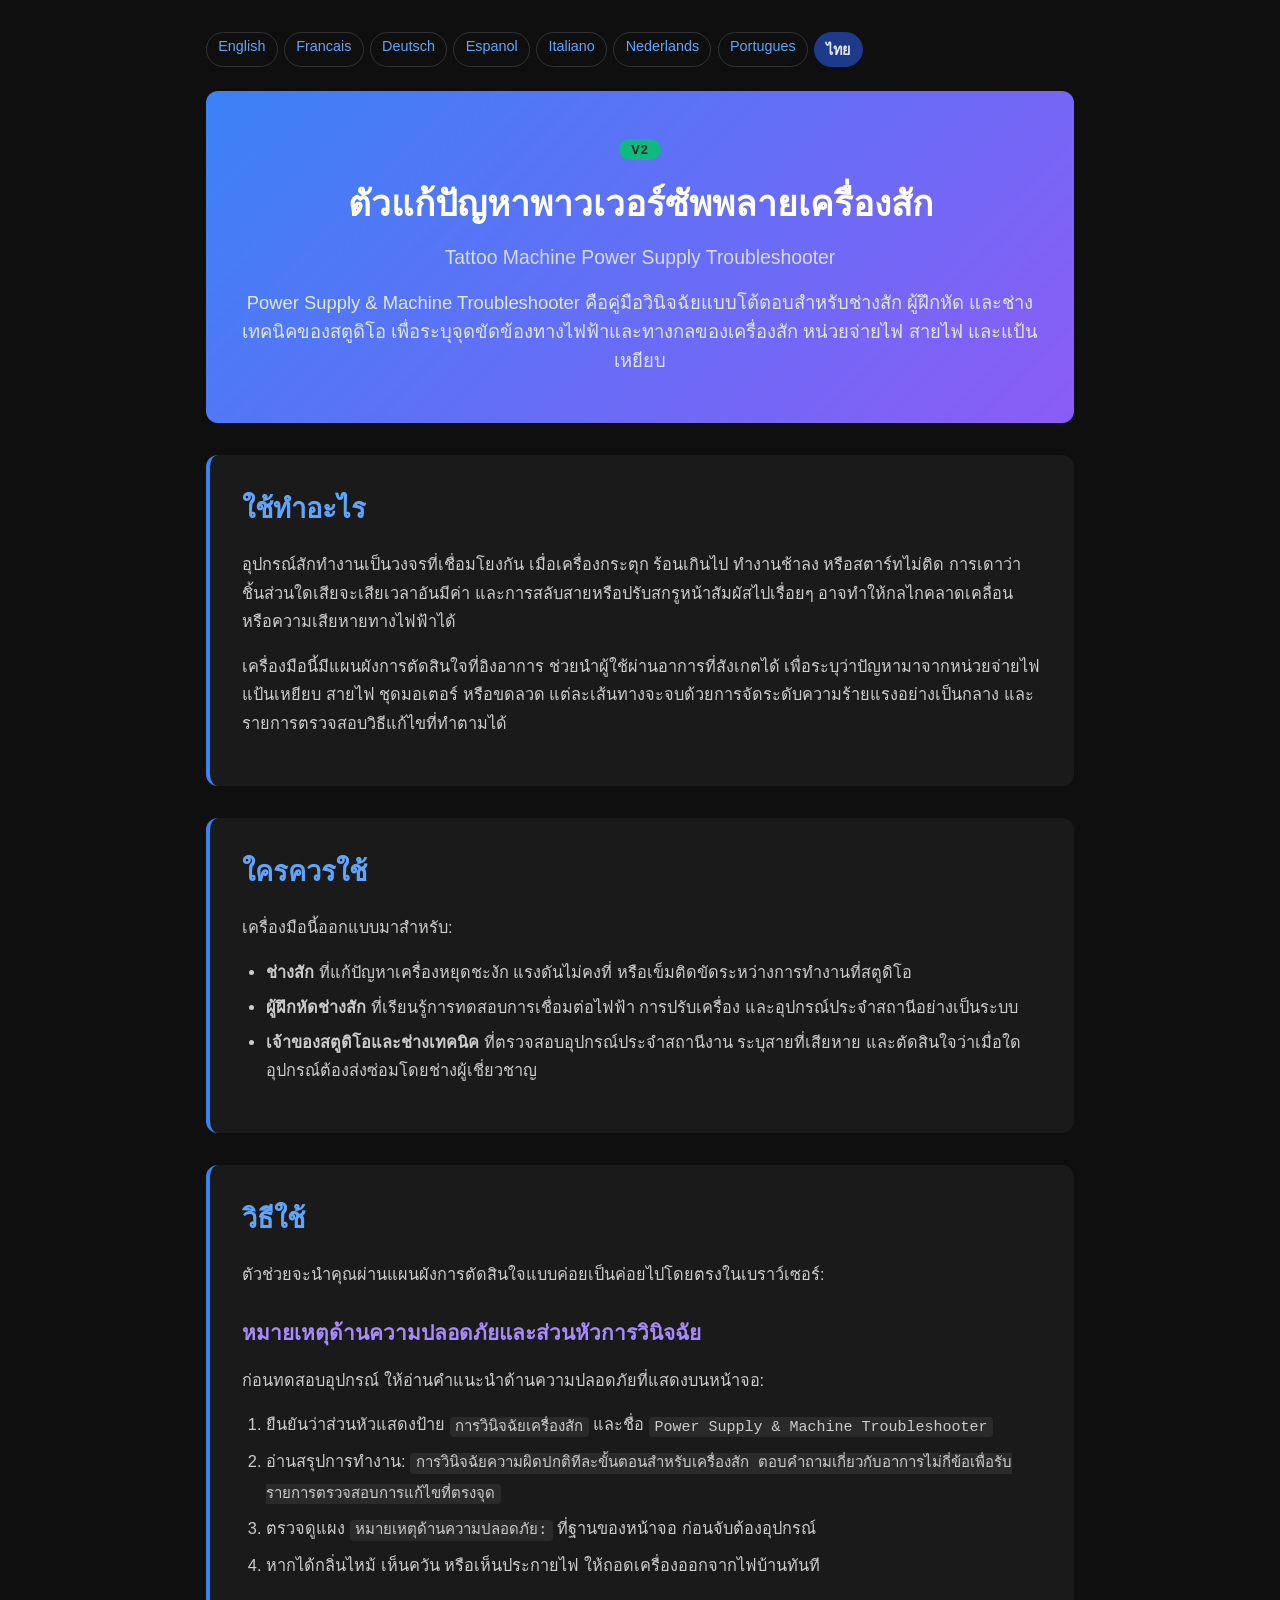
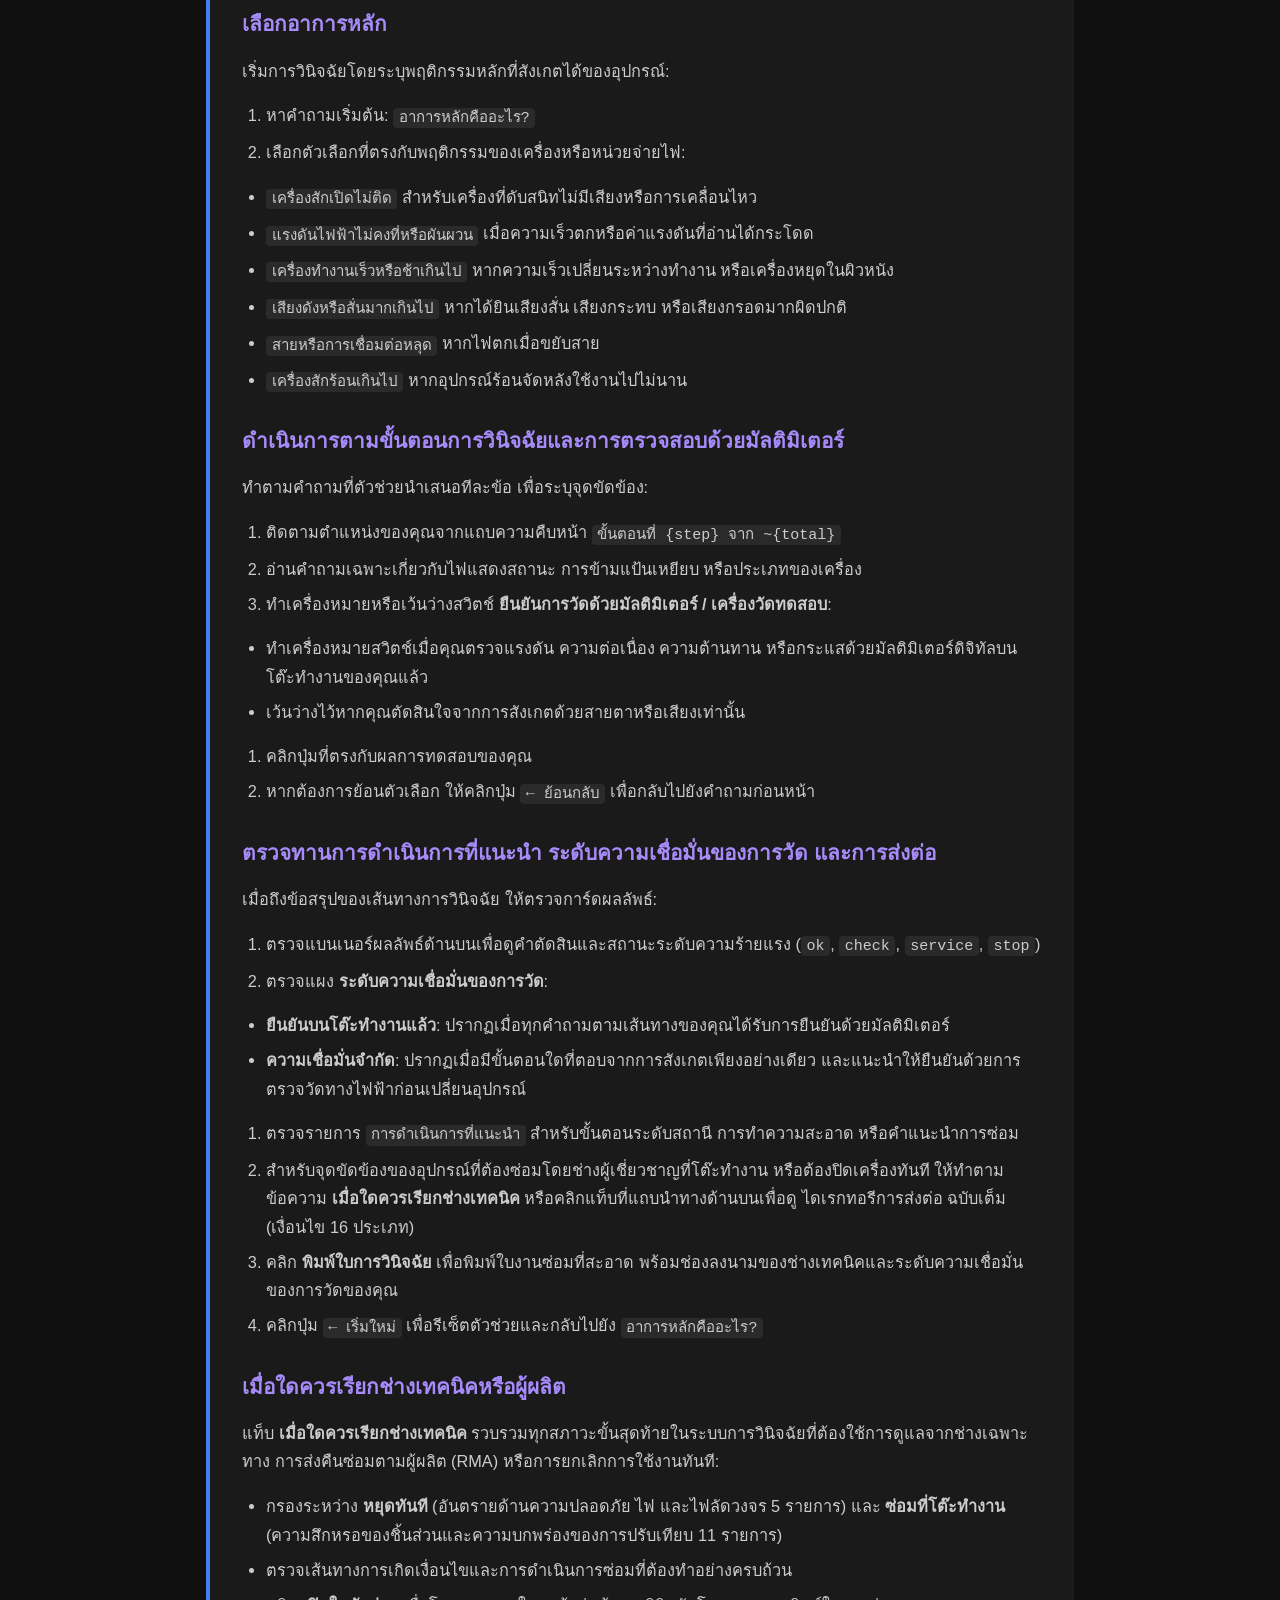
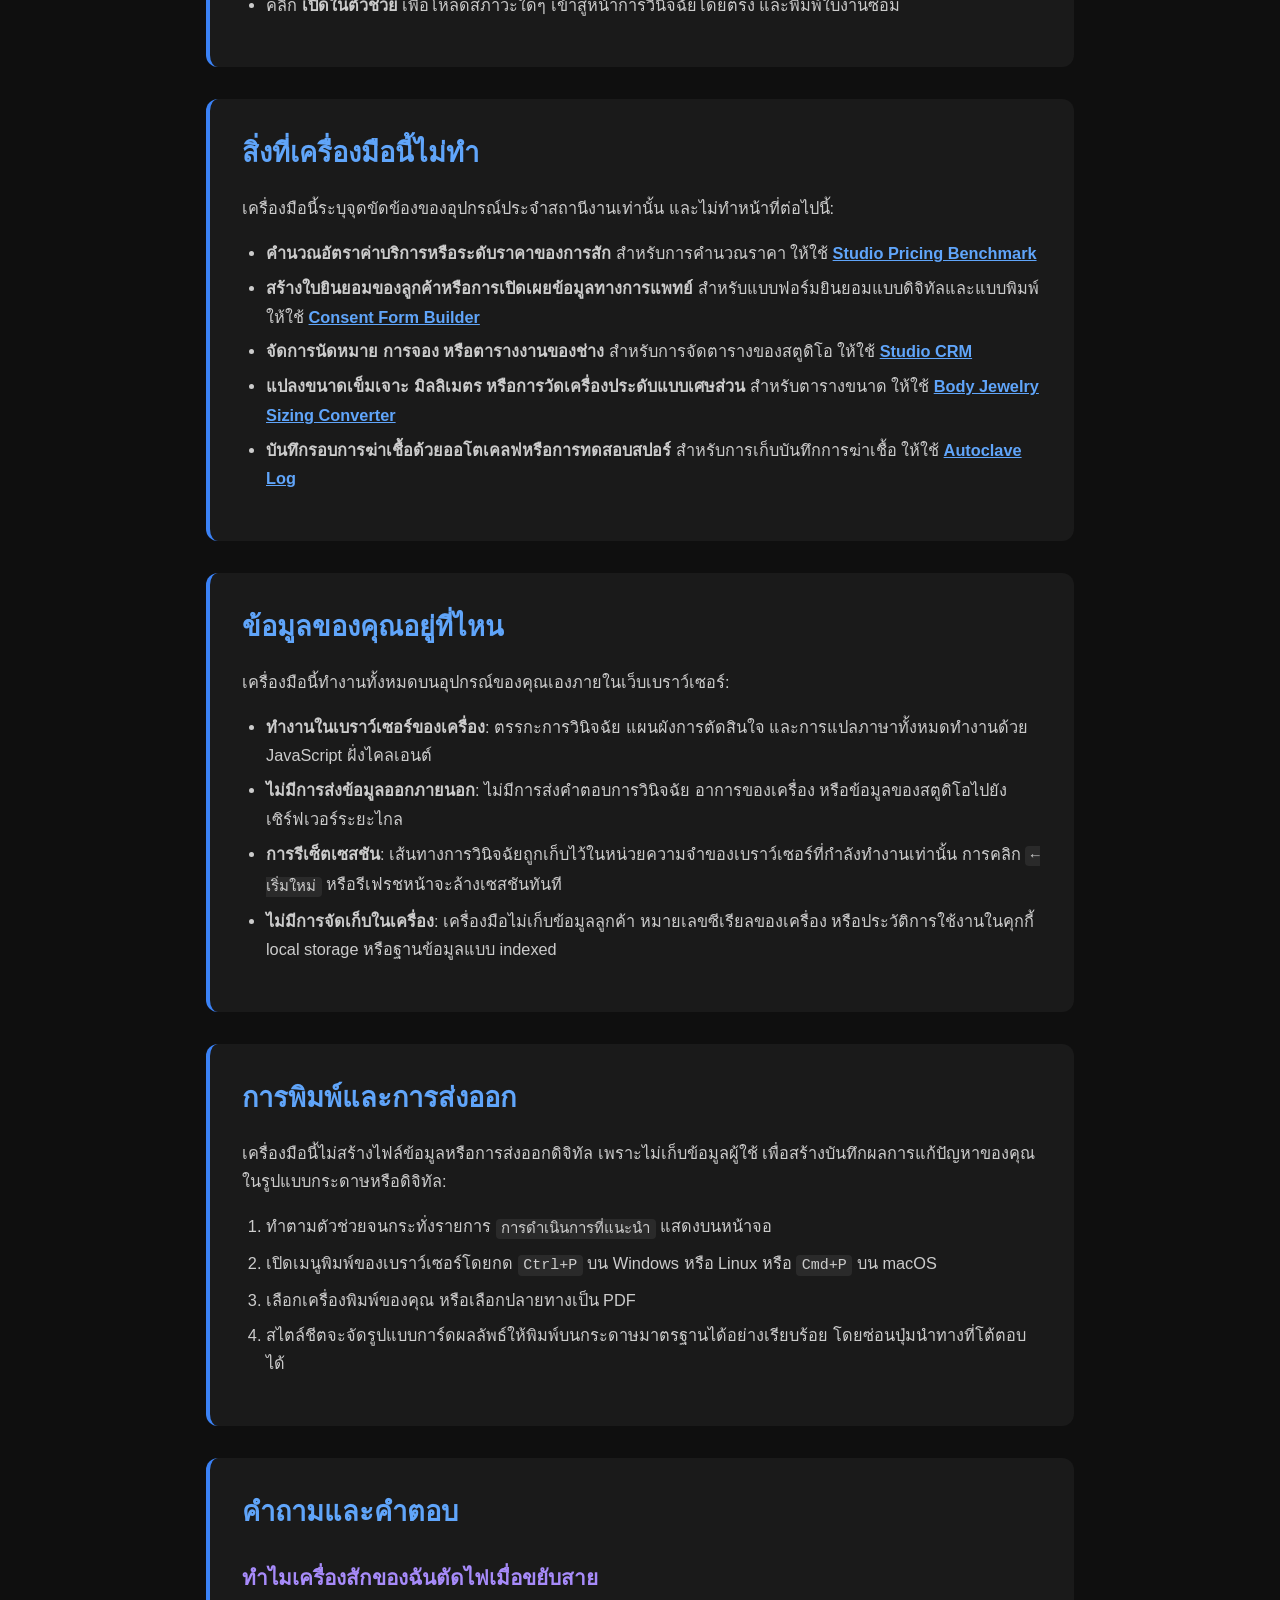
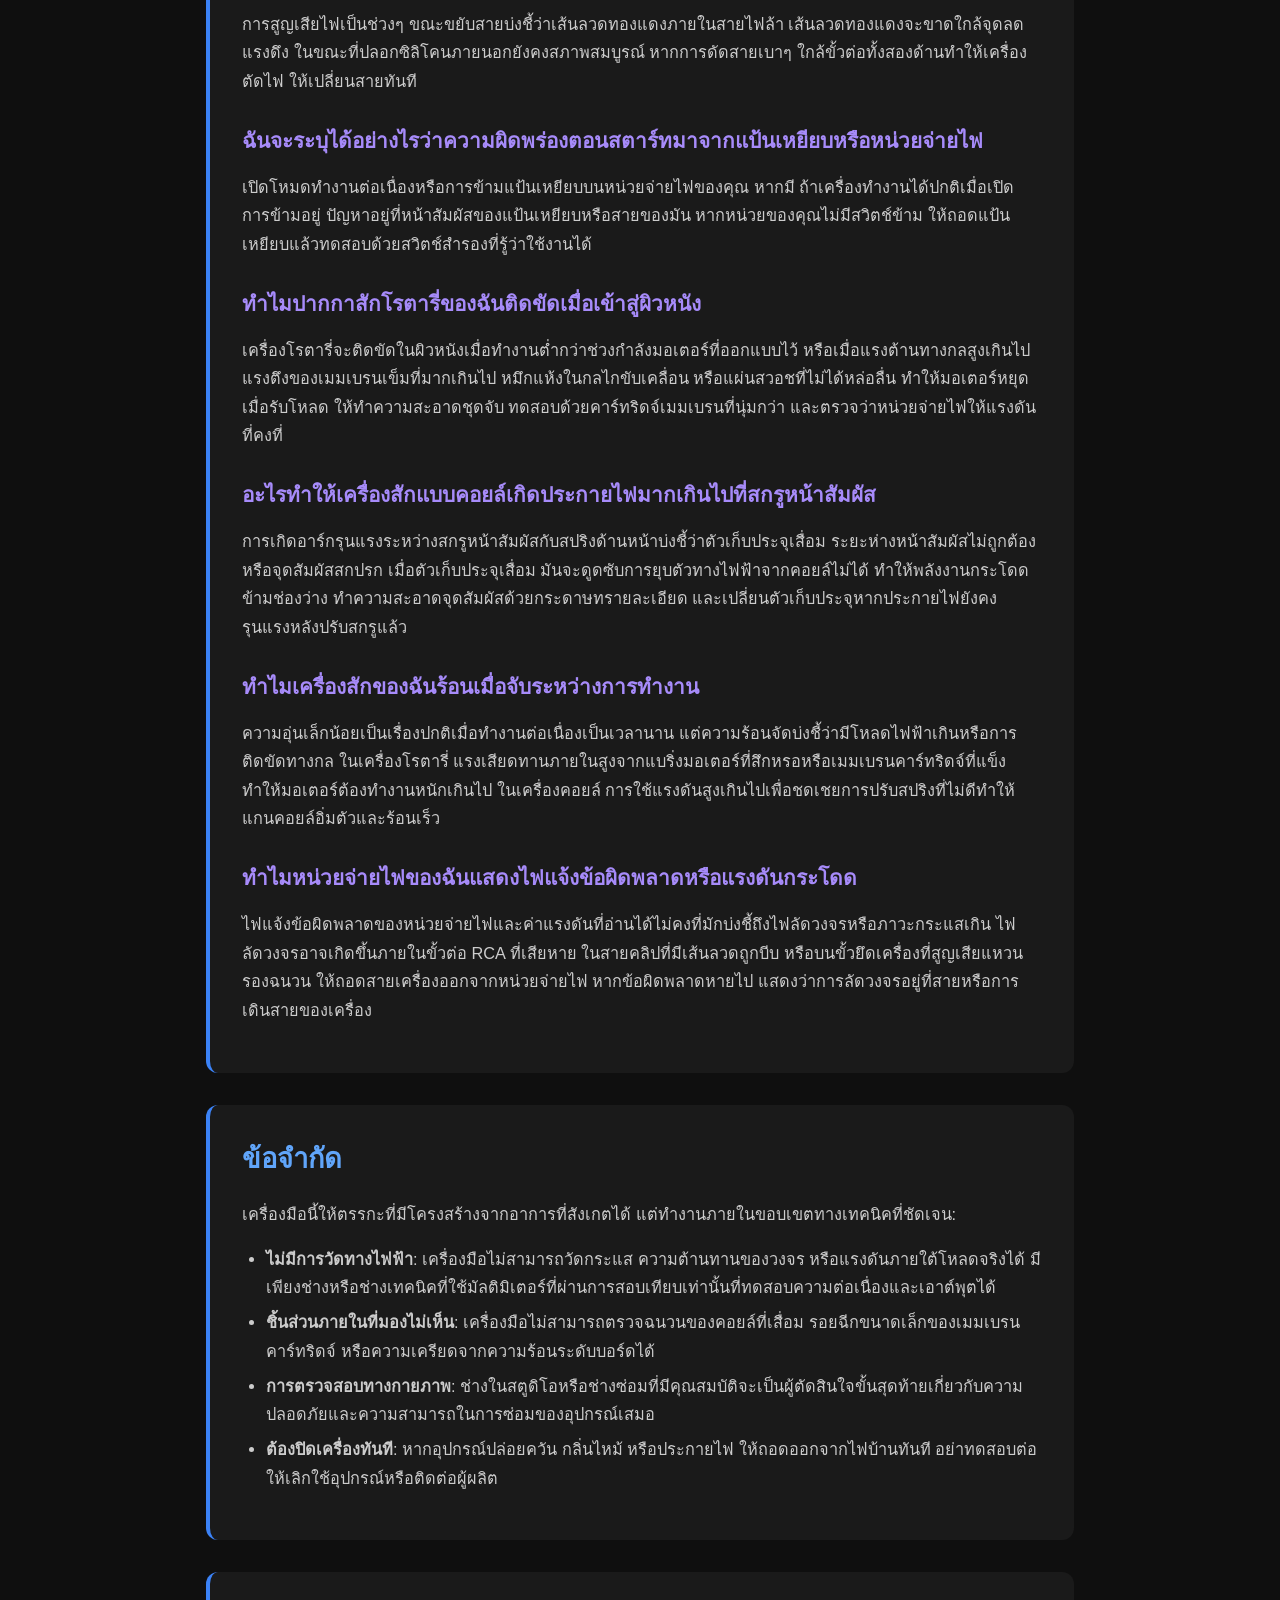
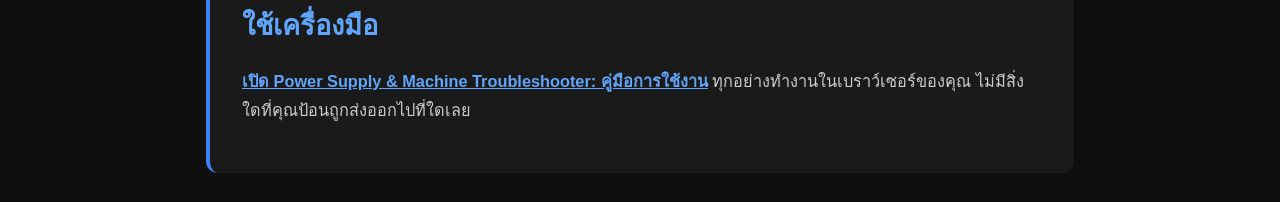
<file: documentation-th.html>
<!DOCTYPE html>
<html lang="th">
<head><meta name="robots" content="noindex,nofollow">
    <meta charset="UTF-8">
    <meta name="viewport" content="width=device-width, initial-scale=1.0">
    <title>Power Supply &amp; Machine Troubleshooter: คู่มือการใช้งาน เอกสารประกอบ | Poli International</title>
    <meta name="description" content="Power Supply &amp; Machine Troubleshooter คือคู่มือวินิจฉัยแบบโต้ตอบสำหรับช่างสัก ผู้ฝึกหัด และช่างเทคนิคของสตูดิโอ เพื่อระบุจุดขัดข้องทางไฟฟ้าและทางกลของเครื่องสัก หน่วยจ่ายไฟ สายไฟ และแป้นเหยียบ">
    <link rel="canonical" href="https://poliinternational.com/power-supply-troubleshooter/">
    <style>
        body { background: #0f0f0f; color: #fff; font-family: -apple-system, BlinkMacSystemFont, "Segoe UI", Roboto, sans-serif; margin: 0; padding: 0; }
        body.in-iframe .doc-hero h1 { display: none; }
        * { box-sizing: border-box; }
        .entry-content { max-width: 900px; margin: 0 auto; padding: 2rem 1rem; }
        .doc-hero { background: linear-gradient(135deg, #3B82F6, #8B5CF6); padding: 3rem 2rem; text-align: center; border-radius: 0.75rem; margin-bottom: 2rem; }
        .doc-hero h1 { font-size: 2.2rem; margin: 0 0 1rem; font-weight: 700; }
        .doc-hero p { font-size: 1.15rem; color: #E0E7FF; margin: 0; }
        .doc-hero .v2 { display: inline-block; margin-bottom: 1rem; padding: 0.2rem 0.75rem; border-radius: 999px; background: #10B981; color: #04241a; font-weight: 800; font-size: 0.8rem; letter-spacing: 0.08em; }
        .doc-section { margin: 2rem 0; padding: 2rem; background: #1a1a1a; border-radius: 0.75rem; border-left: 4px solid #3B82F6; }
        .doc-section h2 { color: #60A5FA; font-size: 1.7rem; margin: 0 0 1.25rem; font-weight: 600; }
        .doc-section h3 { color: #A78BFA; font-size: 1.3rem; margin: 1.75rem 0 0.75rem; font-weight: 600; }
        .doc-section p, .doc-section li { color: #ccc; line-height: 1.75; font-size: 1.02rem; }
        .doc-section ul, .doc-section ol { padding-left: 1.5rem; }
        .doc-section li { margin: 0.4rem 0; }
        .doc-section code { background: #2a2a2a; padding: 0.1rem 0.35rem; border-radius: 0.25rem; font-size: 0.92em; }
        .doc-section a { color: #60A5FA; font-weight: 600; }
        .highlight-box { background: linear-gradient(135deg, #1E3A8A, #4C1D95); padding: 1.25rem 1.5rem; border-radius: 0.5rem; margin: 1.5rem 0; border-left: 4px solid #10B981; }
        .highlight-box p { color: #E0E7FF; margin: 0; }
        table { width: 100%; border-collapse: collapse; margin: 1.5rem 0; }
        th, td { padding: 0.75rem; text-align: left; border: 1px solid #333; vertical-align: top; }
        th { background: #2a2a2a; color: #60A5FA; }
        td { color: #ccc; }
        .doc-langs { display: flex; flex-wrap: wrap; gap: 0.4rem; margin: 0 0 1.5rem; font-size: 0.9rem; }
        .doc-langs a, .doc-langs span { padding: 0.3rem 0.7rem; border-radius: 999px; border: 1px solid #333; text-decoration: none; }
        .doc-langs a { color: #60A5FA; }
        .doc-langs span { background: #1E3A8A; color: #E0E7FF; border-color: #1E3A8A; font-weight: 700; }
    </style>
</head>
<body>
<script>if (window.self !== window.top) document.body.classList.add('in-iframe');</script>
    <div class="entry-content">
        <nav class="doc-langs" aria-label="Documentation language"><a lang="en" href="documentation.html">English</a><a lang="fr" href="documentation-fr.html">Francais</a><a lang="de" href="documentation-de.html">Deutsch</a><a lang="es" href="documentation-es.html">Espanol</a><a lang="it" href="documentation-it.html">Italiano</a><a lang="nl" href="documentation-nl.html">Nederlands</a><a lang="pt" href="documentation-pt.html">Portugues</a><span lang="th">ไทย</span></nav>
        <div class="doc-hero">
            <span class="v2">V2</span>
            <h1>ตัวแก้ปัญหาพาวเวอร์ซัพพลายเครื่องสัก<br><small lang="en" style="font-size:0.55em;font-weight:500;opacity:0.75;">Tattoo Machine Power Supply Troubleshooter</small></h1>
            <p>Power Supply &amp; Machine Troubleshooter คือคู่มือวินิจฉัยแบบโต้ตอบสำหรับช่างสัก ผู้ฝึกหัด และช่างเทคนิคของสตูดิโอ เพื่อระบุจุดขัดข้องทางไฟฟ้าและทางกลของเครื่องสัก หน่วยจ่ายไฟ สายไฟ และแป้นเหยียบ</p>
        </div>
        <div class="doc-section">
        <h2>ใช้ทำอะไร</h2>
        <p>อุปกรณ์สักทำงานเป็นวงจรที่เชื่อมโยงกัน เมื่อเครื่องกระตุก ร้อนเกินไป ทำงานช้าลง หรือสตาร์ทไม่ติด การเดาว่าชิ้นส่วนใดเสียจะเสียเวลาอันมีค่า และการสลับสายหรือปรับสกรูหน้าสัมผัสไปเรื่อยๆ อาจทำให้กลไกคลาดเคลื่อนหรือความเสียหายทางไฟฟ้าได้</p>
        <p>เครื่องมือนี้มีแผนผังการตัดสินใจที่อิงอาการ ช่วยนำผู้ใช้ผ่านอาการที่สังเกตได้ เพื่อระบุว่าปัญหามาจากหน่วยจ่ายไฟ แป้นเหยียบ สายไฟ ชุดมอเตอร์ หรือขดลวด แต่ละเส้นทางจะจบด้วยการจัดระดับความร้ายแรงอย่างเป็นกลาง และรายการตรวจสอบวิธีแก้ไขที่ทำตามได้</p>
        </div>
        <div class="doc-section">
        <h2>ใครควรใช้</h2>
        <p>เครื่องมือนี้ออกแบบมาสำหรับ:</p>
        <ul>
        <li><strong>ช่างสัก</strong> ที่แก้ปัญหาเครื่องหยุดชะงัก แรงดันไม่คงที่ หรือเข็มติดขัดระหว่างการทำงานที่สตูดิโอ</li>
        <li><strong>ผู้ฝึกหัดช่างสัก</strong> ที่เรียนรู้การทดสอบการเชื่อมต่อไฟฟ้า การปรับเครื่อง และอุปกรณ์ประจำสถานีอย่างเป็นระบบ</li>
        <li><strong>เจ้าของสตูดิโอและช่างเทคนิค</strong> ที่ตรวจสอบอุปกรณ์ประจำสถานีงาน ระบุสายที่เสียหาย และตัดสินใจว่าเมื่อใดอุปกรณ์ต้องส่งซ่อมโดยช่างผู้เชี่ยวชาญ</li>
        </ul>
        </div>
        <div class="doc-section">
        <h2>วิธีใช้</h2>
        <p>ตัวช่วยจะนำคุณผ่านแผนผังการตัดสินใจแบบค่อยเป็นค่อยไปโดยตรงในเบราว์เซอร์:</p>
        <h3>หมายเหตุด้านความปลอดภัยและส่วนหัวการวินิจฉัย</h3>
        <p>ก่อนทดสอบอุปกรณ์ ให้อ่านคำแนะนำด้านความปลอดภัยที่แสดงบนหน้าจอ:</p>
        <ol>
        <li>ยืนยันว่าส่วนหัวแสดงป้าย <code>การวินิจฉัยเครื่องสัก</code> และชื่อ <code>Power Supply &amp; Machine Troubleshooter</code></li>
        <li>อ่านสรุปการทำงาน: <code>การวินิจฉัยความผิดปกติทีละขั้นตอนสำหรับเครื่องสัก ตอบคำถามเกี่ยวกับอาการไม่กี่ข้อเพื่อรับรายการตรวจสอบการแก้ไขที่ตรงจุด</code></li>
        <li>ตรวจดูแผง <code>หมายเหตุด้านความปลอดภัย:</code> ที่ฐานของหน้าจอ ก่อนจับต้องอุปกรณ์</li>
        <li>หากได้กลิ่นไหม้ เห็นควัน หรือเห็นประกายไฟ ให้ถอดเครื่องออกจากไฟบ้านทันที</li>
        </ol>
        <h3>เลือกอาการหลัก</h3>
        <p>เริ่มการวินิจฉัยโดยระบุพฤติกรรมหลักที่สังเกตได้ของอุปกรณ์:</p>
        <ol>
        <li>หาคำถามเริ่มต้น: <code>อาการหลักคืออะไร?</code></li>
        <li>เลือกตัวเลือกที่ตรงกับพฤติกรรมของเครื่องหรือหน่วยจ่ายไฟ:</li>
        </ol>
        <ul>
        <li><code>เครื่องสักเปิดไม่ติด</code> สำหรับเครื่องที่ดับสนิทไม่มีเสียงหรือการเคลื่อนไหว</li>
        <li><code>แรงดันไฟฟ้าไม่คงที่หรือผันผวน</code> เมื่อความเร็วตกหรือค่าแรงดันที่อ่านได้กระโดด</li>
        <li><code>เครื่องทำงานเร็วหรือช้าเกินไป</code> หากความเร็วเปลี่ยนระหว่างทำงาน หรือเครื่องหยุดในผิวหนัง</li>
        <li><code>เสียงดังหรือสั่นมากเกินไป</code> หากได้ยินเสียงสั่น เสียงกระทบ หรือเสียงกรอดมากผิดปกติ</li>
        <li><code>สายหรือการเชื่อมต่อหลุด</code> หากไฟตกเมื่อขยับสาย</li>
        <li><code>เครื่องสักร้อนเกินไป</code> หากอุปกรณ์ร้อนจัดหลังใช้งานไปไม่นาน</li>
        </ul>
        <h3>ดำเนินการตามขั้นตอนการวินิจฉัยและการตรวจสอบด้วยมัลติมิเตอร์</h3>
        <p>ทำตามคำถามที่ตัวช่วยนำเสนอทีละข้อ เพื่อระบุจุดขัดข้อง:</p>
        <ol>
        <li>ติดตามตำแหน่งของคุณจากแถบความคืบหน้า <code>ขั้นตอนที่ {step} จาก ~{total}</code></li>
        <li>อ่านคำถามเฉพาะเกี่ยวกับไฟแสดงสถานะ การข้ามแป้นเหยียบ หรือประเภทของเครื่อง</li>
        <li>ทำเครื่องหมายหรือเว้นว่างสวิตช์ <strong>ยืนยันการวัดด้วยมัลติมิเตอร์ / เครื่องวัดทดสอบ</strong>:</li>
        </ol>
        <ul>
        <li>ทำเครื่องหมายสวิตช์เมื่อคุณตรวจแรงดัน ความต่อเนื่อง ความต้านทาน หรือกระแสด้วยมัลติมิเตอร์ดิจิทัลบนโต๊ะทำงานของคุณแล้ว</li>
        <li>เว้นว่างไว้หากคุณตัดสินใจจากการสังเกตด้วยสายตาหรือเสียงเท่านั้น</li>
        </ul>
        <ol>
        <li>คลิกปุ่มที่ตรงกับผลการทดสอบของคุณ</li>
        <li>หากต้องการย้อนตัวเลือก ให้คลิกปุ่ม <code>← ย้อนกลับ</code> เพื่อกลับไปยังคำถามก่อนหน้า</li>
        </ol>
        <h3>ตรวจทานการดำเนินการที่แนะนำ ระดับความเชื่อมั่นของการวัด และการส่งต่อ</h3>
        <p>เมื่อถึงข้อสรุปของเส้นทางการวินิจฉัย ให้ตรวจการ์ดผลลัพธ์:</p>
        <ol>
        <li>ตรวจแบนเนอร์ผลลัพธ์ด้านบนเพื่อดูคำตัดสินและสถานะระดับความร้ายแรง (<code>ok</code>, <code>check</code>, <code>service</code>, <code>stop</code>)</li>
        <li>ตรวจแผง <strong>ระดับความเชื่อมั่นของการวัด</strong>:</li>
        </ol>
        <ul>
        <li><strong>ยืนยันบนโต๊ะทำงานแล้ว</strong>: ปรากฏเมื่อทุกคำถามตามเส้นทางของคุณได้รับการยืนยันด้วยมัลติมิเตอร์</li>
        <li><strong>ความเชื่อมั่นจำกัด</strong>: ปรากฏเมื่อมีขั้นตอนใดที่ตอบจากการสังเกตเพียงอย่างเดียว และแนะนำให้ยืนยันด้วยการตรวจวัดทางไฟฟ้าก่อนเปลี่ยนอุปกรณ์</li>
        </ul>
        <ol>
        <li>ตรวจรายการ <code>การดำเนินการที่แนะนำ</code> สำหรับขั้นตอนระดับสถานี การทำความสะอาด หรือคำแนะนำการซ่อม</li>
        <li>สำหรับจุดขัดข้องของอุปกรณ์ที่ต้องซ่อมโดยช่างผู้เชี่ยวชาญที่โต๊ะทำงาน หรือต้องปิดเครื่องทันที ให้ทำตามข้อความ <strong>เมื่อใดควรเรียกช่างเทคนิค</strong> หรือคลิกแท็บที่แถบนำทางด้านบนเพื่อดู ไดเรกทอรีการส่งต่อ ฉบับเต็ม (เงื่อนไข 16 ประเภท)</li>
        <li>คลิก <strong>พิมพ์ใบการวินิจฉัย</strong> เพื่อพิมพ์ใบงานซ่อมที่สะอาด พร้อมช่องลงนามของช่างเทคนิคและระดับความเชื่อมั่นของการวัดของคุณ</li>
        <li>คลิกปุ่ม <code>← เริ่มใหม่</code> เพื่อรีเซ็ตตัวช่วยและกลับไปยัง <code>อาการหลักคืออะไร?</code></li>
        </ol>
        <h3>เมื่อใดควรเรียกช่างเทคนิคหรือผู้ผลิต</h3>
        <p>แท็บ <strong>เมื่อใดควรเรียกช่างเทคนิค</strong> รวบรวมทุกสภาวะขั้นสุดท้ายในระบบการวินิจฉัยที่ต้องใช้การดูแลจากช่างเฉพาะทาง การส่งคืนซ่อมตามผู้ผลิต (RMA) หรือการยกเลิกการใช้งานทันที:</p>
        <ul>
        <li>กรองระหว่าง <strong>หยุดทันที</strong> (อันตรายด้านความปลอดภัย ไฟ และไฟลัดวงจร 5 รายการ) และ <strong>ซ่อมที่โต๊ะทำงาน</strong> (ความสึกหรอของชิ้นส่วนและความบกพร่องของการปรับเทียบ 11 รายการ)</li>
        <li>ตรวจเส้นทางการเกิดเงื่อนไขและการดำเนินการซ่อมที่ต้องทำอย่างครบถ้วน</li>
        <li>คลิก <strong>เปิดในตัวช่วย</strong> เพื่อโหลดสภาวะใดๆ เข้าสู่หน้าการวินิจฉัยโดยตรง และพิมพ์ใบงานซ่อม</li>
        </ul>
        </div>
        <div class="doc-section">
        <h2>สิ่งที่เครื่องมือนี้ไม่ทำ</h2>
        <p>เครื่องมือนี้ระบุจุดขัดข้องของอุปกรณ์ประจำสถานีงานเท่านั้น และไม่ทำหน้าที่ต่อไปนี้:</p>
        <ul>
        <li><strong>คำนวณอัตราค่าบริการหรือระดับราคาของการสัก</strong> สำหรับการคำนวณราคา ให้ใช้ <a href="https://poliinternational.com/studio-pricing-benchmark/" target="_top">Studio Pricing Benchmark</a></li>
        <li><strong>สร้างใบยินยอมของลูกค้าหรือการเปิดเผยข้อมูลทางการแพทย์</strong> สำหรับแบบฟอร์มยินยอมแบบดิจิทัลและแบบพิมพ์ ให้ใช้ <a href="https://poliinternational.com/form-builder/" target="_top">Consent Form Builder</a></li>
        <li><strong>จัดการนัดหมาย การจอง หรือตารางงานของช่าง</strong> สำหรับการจัดตารางของสตูดิโอ ให้ใช้ <a href="https://poliinternational.com/studio-crm/" target="_top">Studio CRM</a></li>
        <li><strong>แปลงขนาดเข็มเจาะ มิลลิเมตร หรือการวัดเครื่องประดับแบบเศษส่วน</strong> สำหรับตารางขนาด ให้ใช้ <a href="https://poliinternational.com/gauge-converter/" target="_top">Body Jewelry Sizing Converter</a></li>
        <li><strong>บันทึกรอบการฆ่าเชื้อด้วยออโตเคลฟหรือการทดสอบสปอร์</strong> สำหรับการเก็บบันทึกการฆ่าเชื้อ ให้ใช้ <a href="https://poliinternational.com/autoclave-calculator/" target="_top">Autoclave Log</a></li>
        </ul>
        </div>
        <div class="doc-section">
        <h2>ข้อมูลของคุณอยู่ที่ไหน</h2>
        <p>เครื่องมือนี้ทำงานทั้งหมดบนอุปกรณ์ของคุณเองภายในเว็บเบราว์เซอร์:</p>
        <ul>
        <li><strong>ทำงานในเบราว์เซอร์ของเครื่อง</strong>: ตรรกะการวินิจฉัย แผนผังการตัดสินใจ และการแปลภาษาทั้งหมดทำงานด้วย JavaScript ฝั่งไคลเอนต์</li>
        <li><strong>ไม่มีการส่งข้อมูลออกภายนอก</strong>: ไม่มีการส่งคำตอบการวินิจฉัย อาการของเครื่อง หรือข้อมูลของสตูดิโอไปยังเซิร์ฟเวอร์ระยะไกล</li>
        <li><strong>การรีเซ็ตเซสชัน</strong>: เส้นทางการวินิจฉัยถูกเก็บไว้ในหน่วยความจำของเบราว์เซอร์ที่กำลังทำงานเท่านั้น การคลิก <code>← เริ่มใหม่</code> หรือรีเฟรชหน้าจะล้างเซสชันทันที</li>
        <li><strong>ไม่มีการจัดเก็บในเครื่อง</strong>: เครื่องมือไม่เก็บข้อมูลลูกค้า หมายเลขซีเรียลของเครื่อง หรือประวัติการใช้งานในคุกกี้ local storage หรือฐานข้อมูลแบบ indexed</li>
        </ul>
        </div>
        <div class="doc-section">
        <h2>การพิมพ์และการส่งออก</h2>
        <p>เครื่องมือนี้ไม่สร้างไฟล์ข้อมูลหรือการส่งออกดิจิทัล เพราะไม่เก็บข้อมูลผู้ใช้ เพื่อสร้างบันทึกผลการแก้ปัญหาของคุณในรูปแบบกระดาษหรือดิจิทัล:</p>
        <ol>
        <li>ทำตามตัวช่วยจนกระทั่งรายการ <code>การดำเนินการที่แนะนำ</code> แสดงบนหน้าจอ</li>
        <li>เปิดเมนูพิมพ์ของเบราว์เซอร์โดยกด <code>Ctrl+P</code> บน Windows หรือ Linux หรือ <code>Cmd+P</code> บน macOS</li>
        <li>เลือกเครื่องพิมพ์ของคุณ หรือเลือกปลายทางเป็น PDF</li>
        <li>สไตล์ชีตจะจัดรูปแบบการ์ดผลลัพธ์ให้พิมพ์บนกระดาษมาตรฐานได้อย่างเรียบร้อย โดยซ่อนปุ่มนำทางที่โต้ตอบได้</li>
        </ol>
        </div>
        <div class="doc-section">
        <h2>คำถามและคำตอบ</h2>
        <h3>ทำไมเครื่องสักของฉันตัดไฟเมื่อขยับสาย</h3>
        <p>การสูญเสียไฟเป็นช่วงๆ ขณะขยับสายบ่งชี้ว่าเส้นลวดทองแดงภายในสายไฟล้า เส้นลวดทองแดงจะขาดใกล้จุดลดแรงดึง ในขณะที่ปลอกซิลิโคนภายนอกยังคงสภาพสมบูรณ์ หากการดัดสายเบาๆ ใกล้ขั้วต่อทั้งสองด้านทำให้เครื่องตัดไฟ ให้เปลี่ยนสายทันที</p>
        <h3>ฉันจะระบุได้อย่างไรว่าความผิดพร่องตอนสตาร์ทมาจากแป้นเหยียบหรือหน่วยจ่ายไฟ</h3>
        <p>เปิดโหมดทำงานต่อเนื่องหรือการข้ามแป้นเหยียบบนหน่วยจ่ายไฟของคุณ หากมี ถ้าเครื่องทำงานได้ปกติเมื่อเปิดการข้ามอยู่ ปัญหาอยู่ที่หน้าสัมผัสของแป้นเหยียบหรือสายของมัน หากหน่วยของคุณไม่มีสวิตช์ข้าม ให้ถอดแป้นเหยียบแล้วทดสอบด้วยสวิตช์สำรองที่รู้ว่าใช้งานได้</p>
        <h3>ทำไมปากกาสักโรตารี่ของฉันติดขัดเมื่อเข้าสู่ผิวหนัง</h3>
        <p>เครื่องโรตารี่จะติดขัดในผิวหนังเมื่อทำงานต่ำกว่าช่วงกำลังมอเตอร์ที่ออกแบบไว้ หรือเมื่อแรงต้านทางกลสูงเกินไป แรงตึงของเมมเบรนเข็มที่มากเกินไป หมึกแห้งในกลไกขับเคลื่อน หรือแผ่นสวอชที่ไม่ได้หล่อลื่น ทำให้มอเตอร์หยุดเมื่อรับโหลด ให้ทำความสะอาดชุดจับ ทดสอบด้วยคาร์ทริดจ์เมมเบรนที่นุ่มกว่า และตรวจว่าหน่วยจ่ายไฟให้แรงดันที่คงที่</p>
        <h3>อะไรทำให้เครื่องสักแบบคอยล์เกิดประกายไฟมากเกินไปที่สกรูหน้าสัมผัส</h3>
        <p>การเกิดอาร์กรุนแรงระหว่างสกรูหน้าสัมผัสกับสปริงด้านหน้าบ่งชี้ว่าตัวเก็บประจุเสื่อม ระยะห่างหน้าสัมผัสไม่ถูกต้อง หรือจุดสัมผัสสกปรก เมื่อตัวเก็บประจุเสื่อม มันจะดูดซับการยุบตัวทางไฟฟ้าจากคอยล์ไม่ได้ ทำให้พลังงานกระโดดข้ามช่องว่าง ทำความสะอาดจุดสัมผัสด้วยกระดาษทรายละเอียด และเปลี่ยนตัวเก็บประจุหากประกายไฟยังคงรุนแรงหลังปรับสกรูแล้ว</p>
        <h3>ทำไมเครื่องสักของฉันร้อนเมื่อจับระหว่างการทำงาน</h3>
        <p>ความอุ่นเล็กน้อยเป็นเรื่องปกติเมื่อทำงานต่อเนื่องเป็นเวลานาน แต่ความร้อนจัดบ่งชี้ว่ามีโหลดไฟฟ้าเกินหรือการติดขัดทางกล ในเครื่องโรตารี่ แรงเสียดทานภายในสูงจากแบริ่งมอเตอร์ที่สึกหรอหรือเมมเบรนคาร์ทริดจ์ที่แข็ง ทำให้มอเตอร์ต้องทำงานหนักเกินไป ในเครื่องคอยล์ การใช้แรงดันสูงเกินไปเพื่อชดเชยการปรับสปริงที่ไม่ดีทำให้แกนคอยล์อิ่มตัวและร้อนเร็ว</p>
        <h3>ทำไมหน่วยจ่ายไฟของฉันแสดงไฟแจ้งข้อผิดพลาดหรือแรงดันกระโดด</h3>
        <p>ไฟแจ้งข้อผิดพลาดของหน่วยจ่ายไฟและค่าแรงดันที่อ่านได้ไม่คงที่มักบ่งชี้ถึงไฟลัดวงจรหรือภาวะกระแสเกิน ไฟลัดวงจรอาจเกิดขึ้นภายในขั้วต่อ RCA ที่เสียหาย ในสายคลิปที่มีเส้นลวดถูกบีบ หรือบนขั้วยึดเครื่องที่สูญเสียแหวนรองฉนวน ให้ถอดสายเครื่องออกจากหน่วยจ่ายไฟ หากข้อผิดพลาดหายไป แสดงว่าการลัดวงจรอยู่ที่สายหรือการเดินสายของเครื่อง</p>
        </div>
        <div class="doc-section">
        <h2>ข้อจำกัด</h2>
        <p>เครื่องมือนี้ให้ตรรกะที่มีโครงสร้างจากอาการที่สังเกตได้ แต่ทำงานภายในขอบเขตทางเทคนิคที่ชัดเจน:</p>
        <ul>
        <li><strong>ไม่มีการวัดทางไฟฟ้า</strong>: เครื่องมือไม่สามารถวัดกระแส ความต้านทานของวงจร หรือแรงดันภายใต้โหลดจริงได้ มีเพียงช่างหรือช่างเทคนิคที่ใช้มัลติมิเตอร์ที่ผ่านการสอบเทียบเท่านั้นที่ทดสอบความต่อเนื่องและเอาต์พุตได้</li>
        <li><strong>ชิ้นส่วนภายในที่มองไม่เห็น</strong>: เครื่องมือไม่สามารถตรวจฉนวนของคอยล์ที่เสื่อม รอยฉีกขนาดเล็กของเมมเบรนคาร์ทริดจ์ หรือความเครียดจากความร้อนระดับบอร์ดได้</li>
        <li><strong>การตรวจสอบทางกายภาพ</strong>: ช่างในสตูดิโอหรือช่างซ่อมที่มีคุณสมบัติจะเป็นผู้ตัดสินใจขั้นสุดท้ายเกี่ยวกับความปลอดภัยและความสามารถในการซ่อมของอุปกรณ์เสมอ</li>
        <li><strong>ต้องปิดเครื่องทันที</strong>: หากอุปกรณ์ปล่อยควัน กลิ่นไหม้ หรือประกายไฟ ให้ถอดออกจากไฟบ้านทันที อย่าทดสอบต่อ ให้เลิกใช้อุปกรณ์หรือติดต่อผู้ผลิต</li>
        </ul>
        </div>
        <div class="doc-section">
            <h2>ใช้เครื่องมือ</h2>
            <p><a href="https://poliinternational.com/power-supply-troubleshooter/" target="_top">เปิด Power Supply &amp; Machine Troubleshooter: คู่มือการใช้งาน</a> ทุกอย่างทำงานในเบราว์เซอร์ของคุณ ไม่มีสิ่งใดที่คุณป้อนถูกส่งออกไปที่ใดเลย</p>
        </div>
    </div>
</body>
</html>
</file>
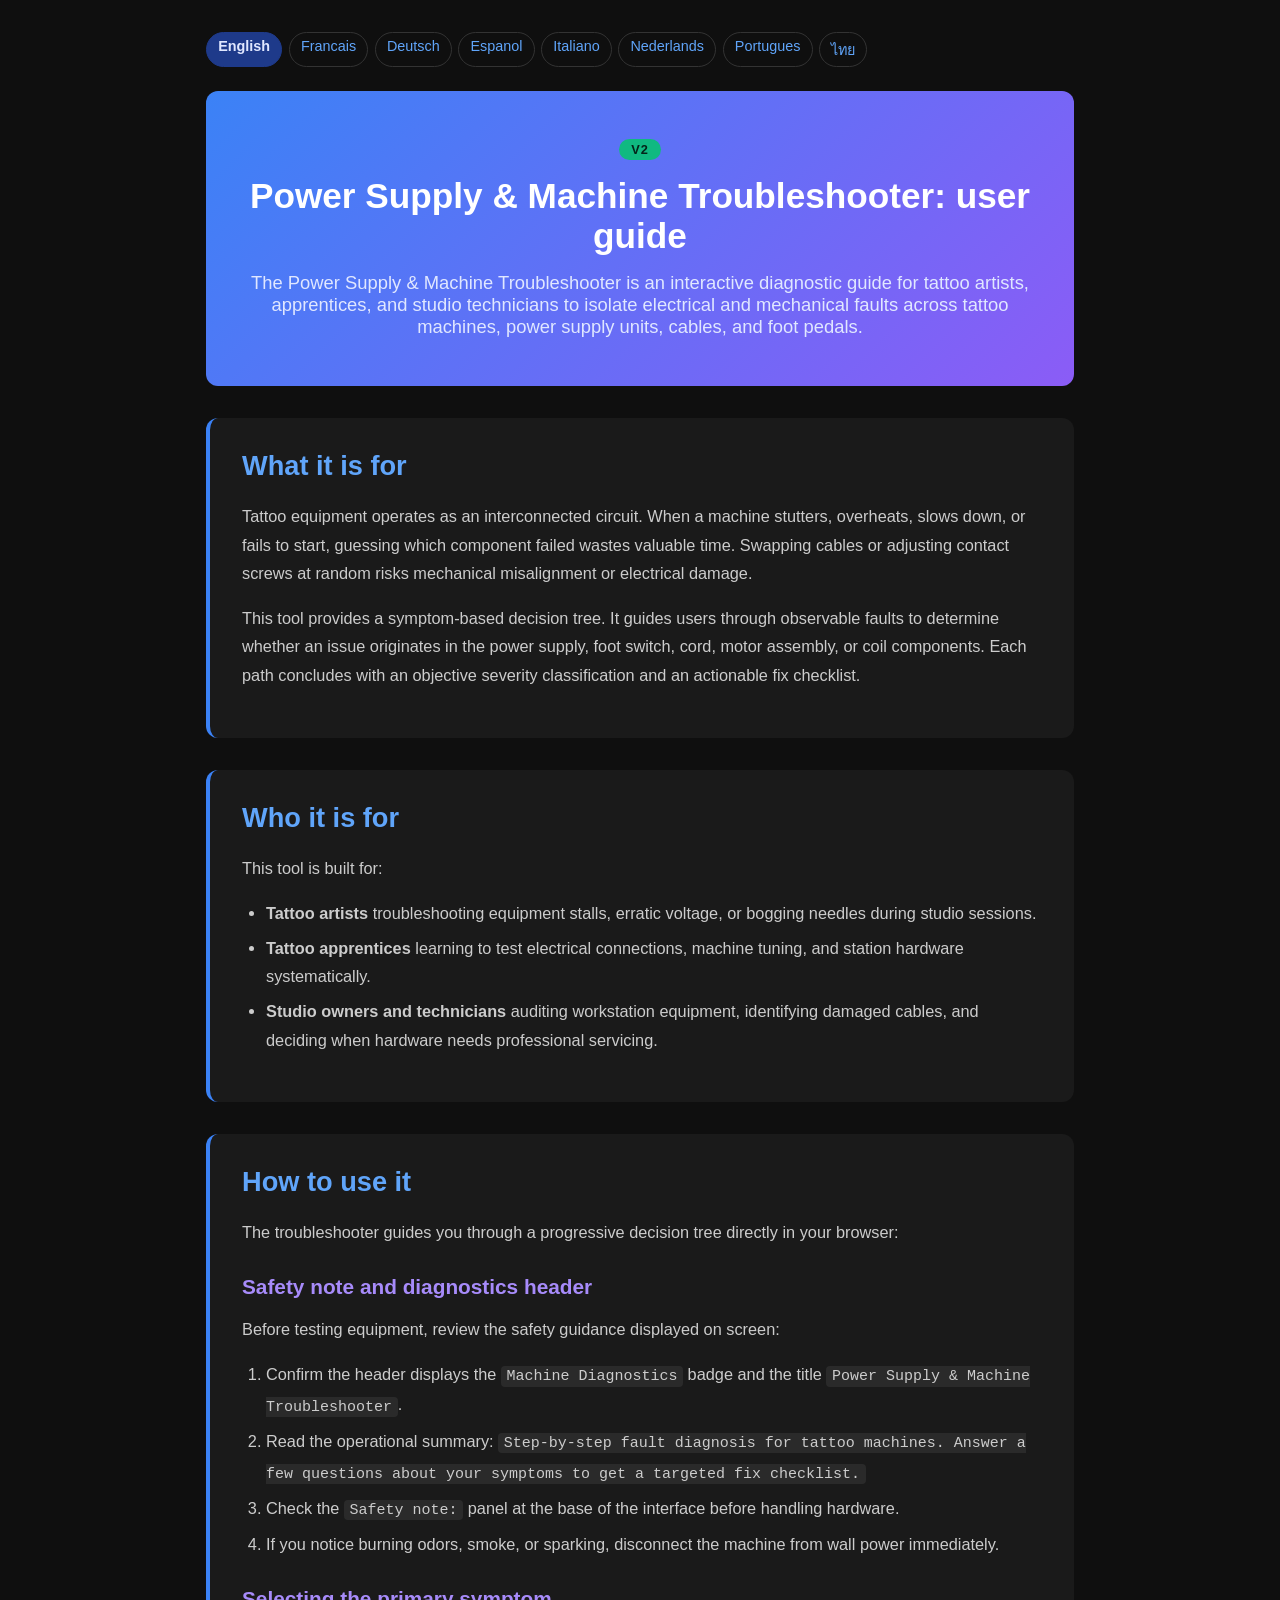
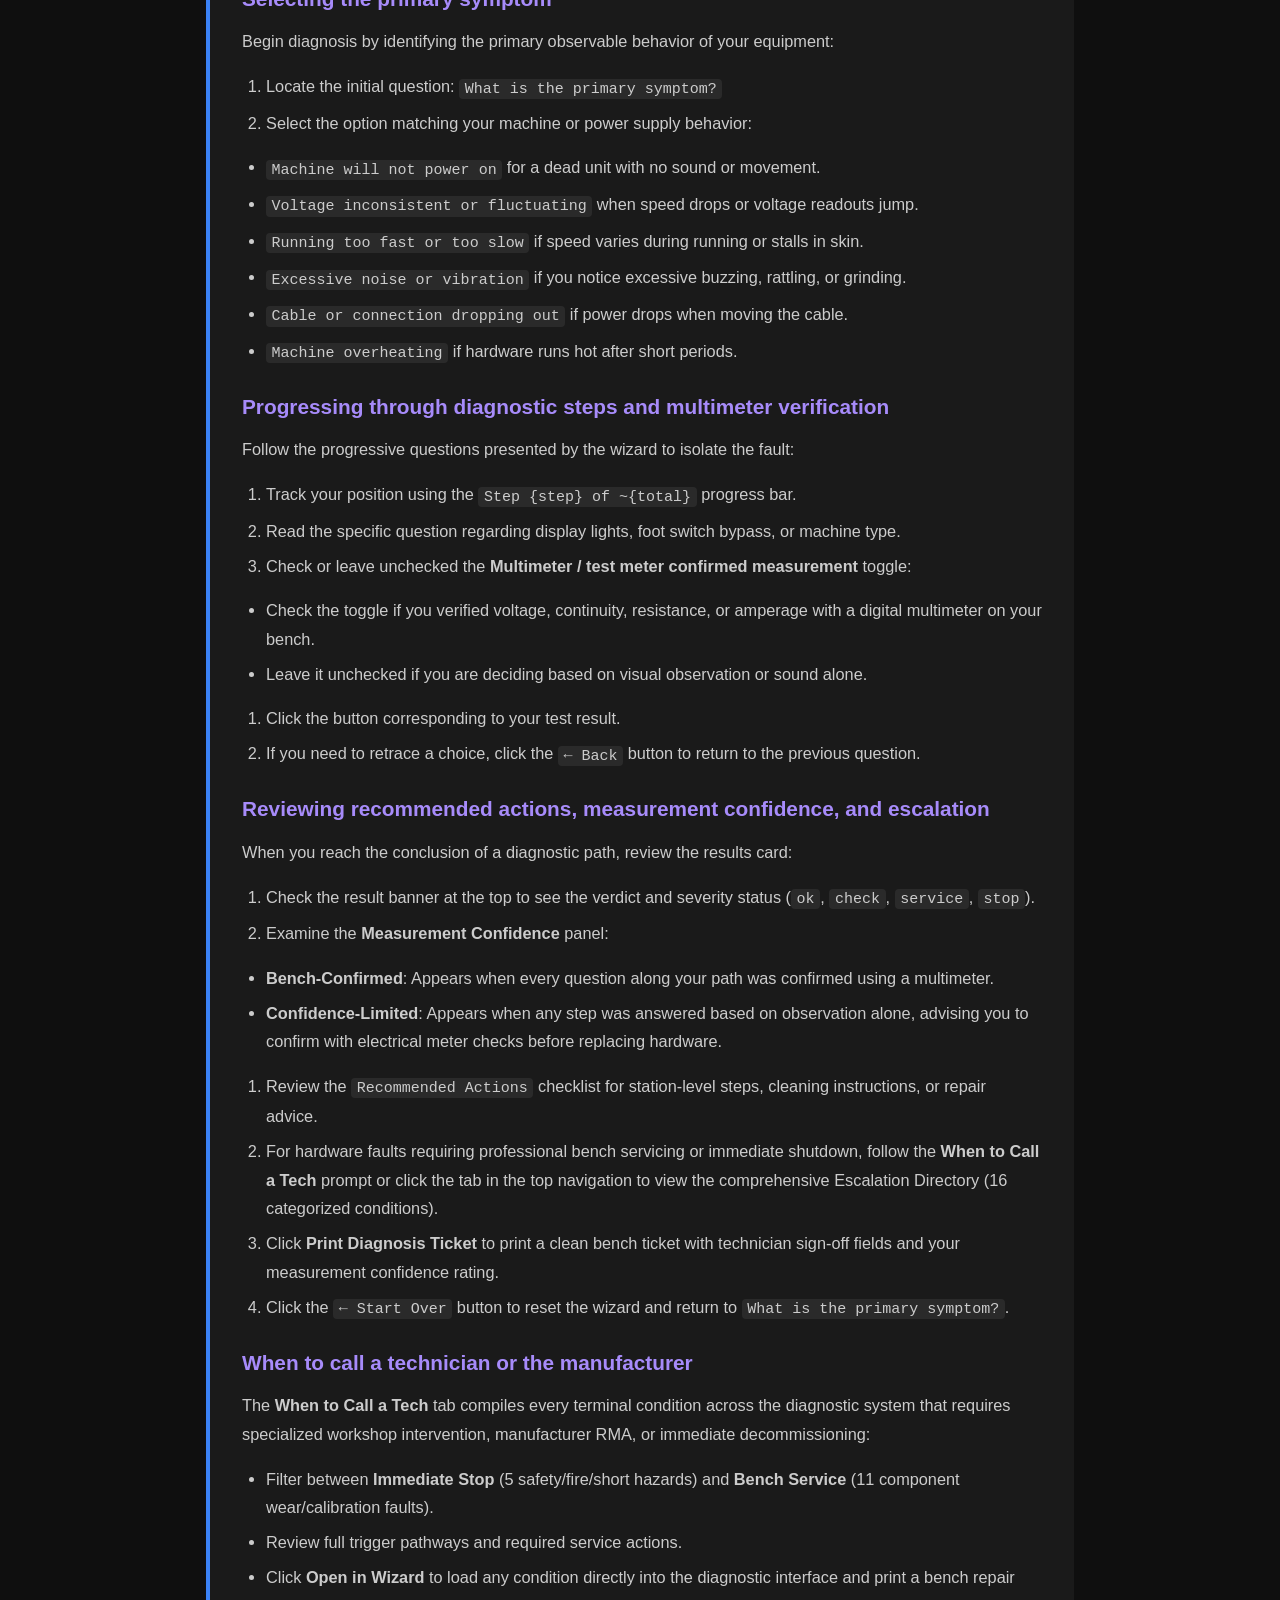
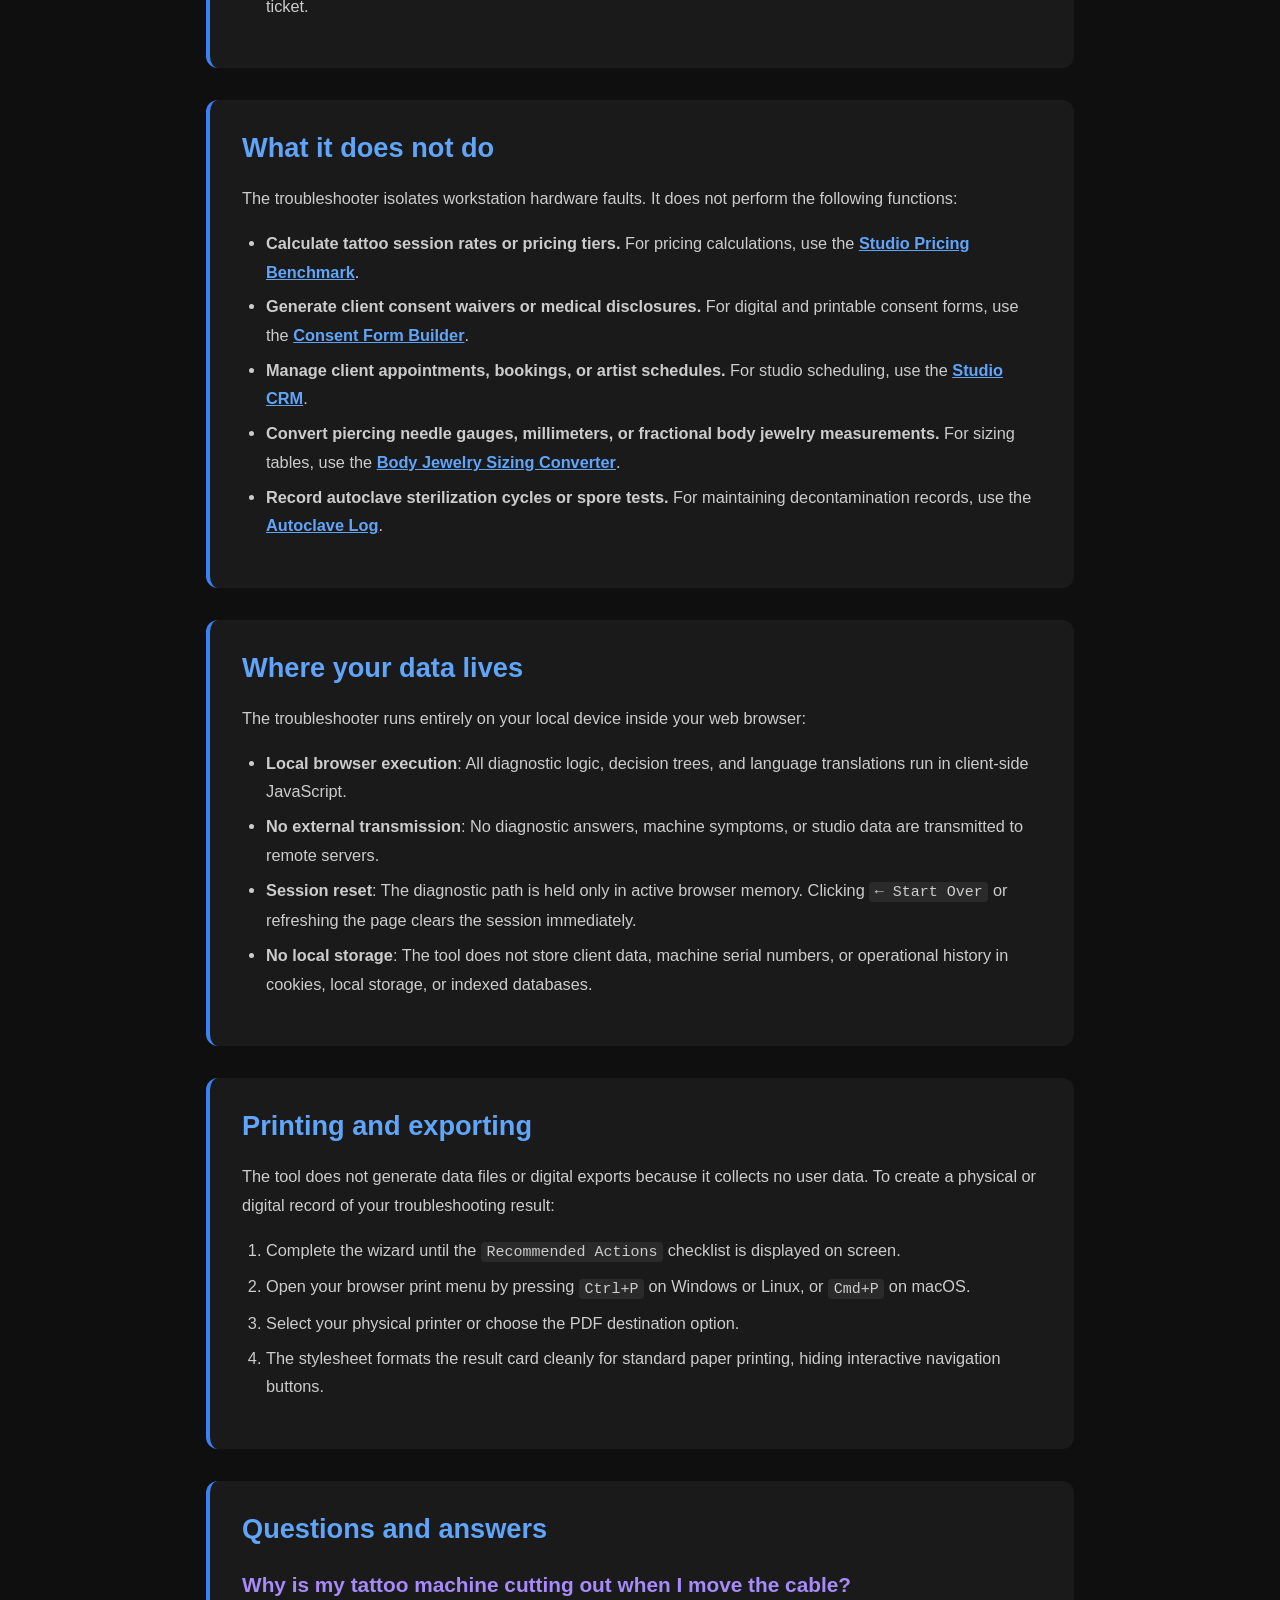
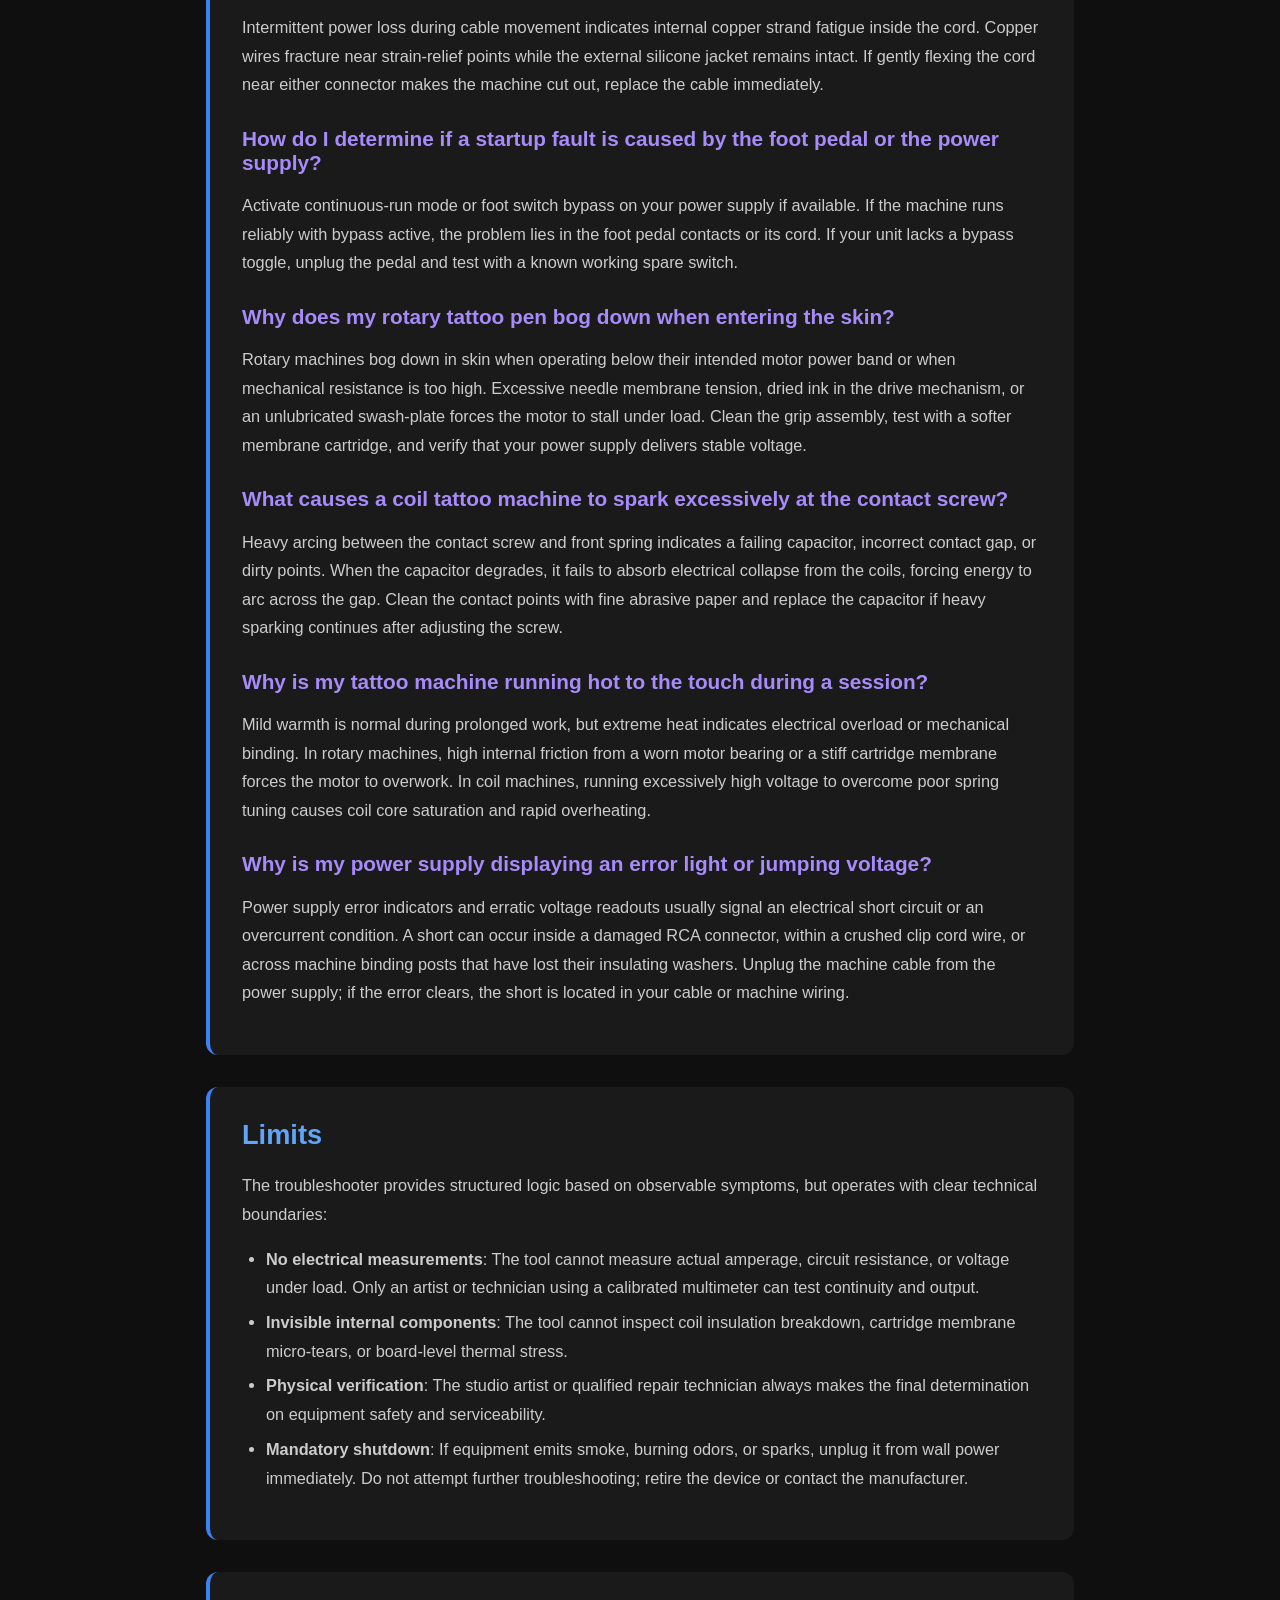
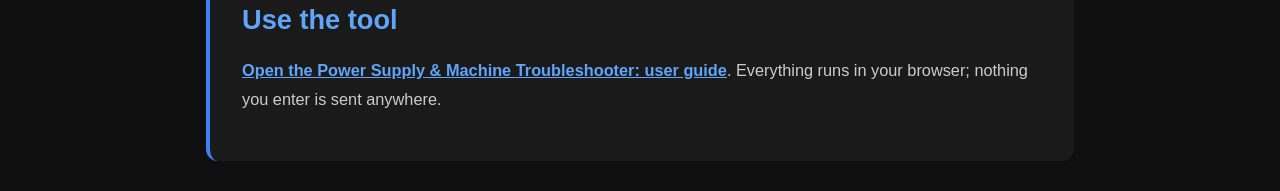
<file: documentation.html>
<!DOCTYPE html>
<html lang="en">
<head><meta name="robots" content="noindex,nofollow">
    <meta charset="UTF-8">
    <meta name="viewport" content="width=device-width, initial-scale=1.0">
    <title>Power Supply &amp; Machine Troubleshooter: user guide Documentation | Poli International</title>
    <meta name="description" content="The Power Supply &amp; Machine Troubleshooter is an interactive diagnostic guide for tattoo artists, apprentices, and studio technicians to isolate electrical and mechanical faults across tattoo machines, power supply units, cables, and foot pedals.">
    <link rel="canonical" href="https://poliinternational.com/power-supply-troubleshooter/">
    <style>
        body { background: #0f0f0f; color: #fff; font-family: -apple-system, BlinkMacSystemFont, "Segoe UI", Roboto, sans-serif; margin: 0; padding: 0; }
        body.in-iframe .doc-hero h1 { display: none; }
        * { box-sizing: border-box; }
        .entry-content { max-width: 900px; margin: 0 auto; padding: 2rem 1rem; }
        .doc-hero { background: linear-gradient(135deg, #3B82F6, #8B5CF6); padding: 3rem 2rem; text-align: center; border-radius: 0.75rem; margin-bottom: 2rem; }
        .doc-hero h1 { font-size: 2.2rem; margin: 0 0 1rem; font-weight: 700; }
        .doc-hero p { font-size: 1.15rem; color: #E0E7FF; margin: 0; }
        .doc-hero .v2 { display: inline-block; margin-bottom: 1rem; padding: 0.2rem 0.75rem; border-radius: 999px; background: #10B981; color: #04241a; font-weight: 800; font-size: 0.8rem; letter-spacing: 0.08em; }
        .doc-section { margin: 2rem 0; padding: 2rem; background: #1a1a1a; border-radius: 0.75rem; border-left: 4px solid #3B82F6; }
        .doc-section h2 { color: #60A5FA; font-size: 1.7rem; margin: 0 0 1.25rem; font-weight: 600; }
        .doc-section h3 { color: #A78BFA; font-size: 1.3rem; margin: 1.75rem 0 0.75rem; font-weight: 600; }
        .doc-section p, .doc-section li { color: #ccc; line-height: 1.75; font-size: 1.02rem; }
        .doc-section ul, .doc-section ol { padding-left: 1.5rem; }
        .doc-section li { margin: 0.4rem 0; }
        .doc-section code { background: #2a2a2a; padding: 0.1rem 0.35rem; border-radius: 0.25rem; font-size: 0.92em; }
        .doc-section a { color: #60A5FA; font-weight: 600; }
        .highlight-box { background: linear-gradient(135deg, #1E3A8A, #4C1D95); padding: 1.25rem 1.5rem; border-radius: 0.5rem; margin: 1.5rem 0; border-left: 4px solid #10B981; }
        .highlight-box p { color: #E0E7FF; margin: 0; }
        table { width: 100%; border-collapse: collapse; margin: 1.5rem 0; }
        th, td { padding: 0.75rem; text-align: left; border: 1px solid #333; vertical-align: top; }
        th { background: #2a2a2a; color: #60A5FA; }
        td { color: #ccc; }
        .doc-langs { display: flex; flex-wrap: wrap; gap: 0.4rem; margin: 0 0 1.5rem; font-size: 0.9rem; }
        .doc-langs a, .doc-langs span { padding: 0.3rem 0.7rem; border-radius: 999px; border: 1px solid #333; text-decoration: none; }
        .doc-langs a { color: #60A5FA; }
        .doc-langs span { background: #1E3A8A; color: #E0E7FF; border-color: #1E3A8A; font-weight: 700; }
    </style>
</head>
<body>
<script>if (window.self !== window.top) document.body.classList.add('in-iframe');</script>
    <div class="entry-content">
        <nav class="doc-langs" aria-label="Documentation language"><span lang="en">English</span><a lang="fr" href="documentation-fr.html">Francais</a><a lang="de" href="documentation-de.html">Deutsch</a><a lang="es" href="documentation-es.html">Espanol</a><a lang="it" href="documentation-it.html">Italiano</a><a lang="nl" href="documentation-nl.html">Nederlands</a><a lang="pt" href="documentation-pt.html">Portugues</a><a lang="th" href="documentation-th.html">ไทย</a></nav>
        <div class="doc-hero">
            <span class="v2">V2</span>
            <h1>Power Supply &amp; Machine Troubleshooter: user guide</h1>
            <p>The Power Supply &amp; Machine Troubleshooter is an interactive diagnostic guide for tattoo artists, apprentices, and studio technicians to isolate electrical and mechanical faults across tattoo machines, power supply units, cables, and foot pedals.</p>
        </div>
        <div class="doc-section">
        <h2>What it is for</h2>
        <p>Tattoo equipment operates as an interconnected circuit. When a machine stutters, overheats, slows down, or fails to start, guessing which component failed wastes valuable time. Swapping cables or adjusting contact screws at random risks mechanical misalignment or electrical damage.</p>
        <p>This tool provides a symptom-based decision tree. It guides users through observable faults to determine whether an issue originates in the power supply, foot switch, cord, motor assembly, or coil components. Each path concludes with an objective severity classification and an actionable fix checklist.</p>
        </div>
        <div class="doc-section">
        <h2>Who it is for</h2>
        <p>This tool is built for:</p>
        <ul>
        <li><strong>Tattoo artists</strong> troubleshooting equipment stalls, erratic voltage, or bogging needles during studio sessions.</li>
        <li><strong>Tattoo apprentices</strong> learning to test electrical connections, machine tuning, and station hardware systematically.</li>
        <li><strong>Studio owners and technicians</strong> auditing workstation equipment, identifying damaged cables, and deciding when hardware needs professional servicing.</li>
        </ul>
        </div>
        <div class="doc-section">
        <h2>How to use it</h2>
        <p>The troubleshooter guides you through a progressive decision tree directly in your browser:</p>
        <h3>Safety note and diagnostics header</h3>
        <p>Before testing equipment, review the safety guidance displayed on screen:</p>
        <ol>
        <li>Confirm the header displays the <code>Machine Diagnostics</code> badge and the title <code>Power Supply &amp; Machine Troubleshooter</code>.</li>
        <li>Read the operational summary: <code>Step-by-step fault diagnosis for tattoo machines. Answer a few questions about your symptoms to get a targeted fix checklist.</code></li>
        <li>Check the <code>Safety note:</code> panel at the base of the interface before handling hardware.</li>
        <li>If you notice burning odors, smoke, or sparking, disconnect the machine from wall power immediately.</li>
        </ol>
        <h3>Selecting the primary symptom</h3>
        <p>Begin diagnosis by identifying the primary observable behavior of your equipment:</p>
        <ol>
        <li>Locate the initial question: <code>What is the primary symptom?</code></li>
        <li>Select the option matching your machine or power supply behavior:</li>
        </ol>
        <ul>
        <li><code>Machine will not power on</code> for a dead unit with no sound or movement.</li>
        <li><code>Voltage inconsistent or fluctuating</code> when speed drops or voltage readouts jump.</li>
        <li><code>Running too fast or too slow</code> if speed varies during running or stalls in skin.</li>
        <li><code>Excessive noise or vibration</code> if you notice excessive buzzing, rattling, or grinding.</li>
        <li><code>Cable or connection dropping out</code> if power drops when moving the cable.</li>
        <li><code>Machine overheating</code> if hardware runs hot after short periods.</li>
        </ul>
        <h3>Progressing through diagnostic steps and multimeter verification</h3>
        <p>Follow the progressive questions presented by the wizard to isolate the fault:</p>
        <ol>
        <li>Track your position using the <code>Step {step} of ~{total}</code> progress bar.</li>
        <li>Read the specific question regarding display lights, foot switch bypass, or machine type.</li>
        <li>Check or leave unchecked the <strong>Multimeter / test meter confirmed measurement</strong> toggle:</li>
        </ol>
        <ul>
        <li>Check the toggle if you verified voltage, continuity, resistance, or amperage with a digital multimeter on your bench.</li>
        <li>Leave it unchecked if you are deciding based on visual observation or sound alone.</li>
        </ul>
        <ol>
        <li>Click the button corresponding to your test result.</li>
        <li>If you need to retrace a choice, click the <code>← Back</code> button to return to the previous question.</li>
        </ol>
        <h3>Reviewing recommended actions, measurement confidence, and escalation</h3>
        <p>When you reach the conclusion of a diagnostic path, review the results card:</p>
        <ol>
        <li>Check the result banner at the top to see the verdict and severity status (<code>ok</code>, <code>check</code>, <code>service</code>, <code>stop</code>).</li>
        <li>Examine the <strong>Measurement Confidence</strong> panel:</li>
        </ol>
        <ul>
        <li><strong>Bench-Confirmed</strong>: Appears when every question along your path was confirmed using a multimeter.</li>
        <li><strong>Confidence-Limited</strong>: Appears when any step was answered based on observation alone, advising you to confirm with electrical meter checks before replacing hardware.</li>
        </ul>
        <ol>
        <li>Review the <code>Recommended Actions</code> checklist for station-level steps, cleaning instructions, or repair advice.</li>
        <li>For hardware faults requiring professional bench servicing or immediate shutdown, follow the <strong>When to Call a Tech</strong> prompt or click the tab in the top navigation to view the comprehensive Escalation Directory (16 categorized conditions).</li>
        <li>Click <strong>Print Diagnosis Ticket</strong> to print a clean bench ticket with technician sign-off fields and your measurement confidence rating.</li>
        <li>Click the <code>← Start Over</code> button to reset the wizard and return to <code>What is the primary symptom?</code>.</li>
        </ol>
        <h3>When to call a technician or the manufacturer</h3>
        <p>The <strong>When to Call a Tech</strong> tab compiles every terminal condition across the diagnostic system that requires specialized workshop intervention, manufacturer RMA, or immediate decommissioning:</p>
        <ul>
        <li>Filter between <strong>Immediate Stop</strong> (5 safety/fire/short hazards) and <strong>Bench Service</strong> (11 component wear/calibration faults).</li>
        <li>Review full trigger pathways and required service actions.</li>
        <li>Click <strong>Open in Wizard</strong> to load any condition directly into the diagnostic interface and print a bench repair ticket.</li>
        </ul>
        </div>
        <div class="doc-section">
        <h2>What it does not do</h2>
        <p>The troubleshooter isolates workstation hardware faults. It does not perform the following functions:</p>
        <ul>
        <li><strong>Calculate tattoo session rates or pricing tiers.</strong> For pricing calculations, use the <a href="https://poliinternational.com/studio-pricing-benchmark/" target="_top">Studio Pricing Benchmark</a>.</li>
        <li><strong>Generate client consent waivers or medical disclosures.</strong> For digital and printable consent forms, use the <a href="https://poliinternational.com/form-builder/" target="_top">Consent Form Builder</a>.</li>
        <li><strong>Manage client appointments, bookings, or artist schedules.</strong> For studio scheduling, use the <a href="https://poliinternational.com/studio-crm/" target="_top">Studio CRM</a>.</li>
        <li><strong>Convert piercing needle gauges, millimeters, or fractional body jewelry measurements.</strong> For sizing tables, use the <a href="https://poliinternational.com/gauge-converter/" target="_top">Body Jewelry Sizing Converter</a>.</li>
        <li><strong>Record autoclave sterilization cycles or spore tests.</strong> For maintaining decontamination records, use the <a href="https://poliinternational.com/autoclave-calculator/" target="_top">Autoclave Log</a>.</li>
        </ul>
        </div>
        <div class="doc-section">
        <h2>Where your data lives</h2>
        <p>The troubleshooter runs entirely on your local device inside your web browser:</p>
        <ul>
        <li><strong>Local browser execution</strong>: All diagnostic logic, decision trees, and language translations run in client-side JavaScript.</li>
        <li><strong>No external transmission</strong>: No diagnostic answers, machine symptoms, or studio data are transmitted to remote servers.</li>
        <li><strong>Session reset</strong>: The diagnostic path is held only in active browser memory. Clicking <code>← Start Over</code> or refreshing the page clears the session immediately.</li>
        <li><strong>No local storage</strong>: The tool does not store client data, machine serial numbers, or operational history in cookies, local storage, or indexed databases.</li>
        </ul>
        </div>
        <div class="doc-section">
        <h2>Printing and exporting</h2>
        <p>The tool does not generate data files or digital exports because it collects no user data. To create a physical or digital record of your troubleshooting result:</p>
        <ol>
        <li>Complete the wizard until the <code>Recommended Actions</code> checklist is displayed on screen.</li>
        <li>Open your browser print menu by pressing <code>Ctrl+P</code> on Windows or Linux, or <code>Cmd+P</code> on macOS.</li>
        <li>Select your physical printer or choose the PDF destination option.</li>
        <li>The stylesheet formats the result card cleanly for standard paper printing, hiding interactive navigation buttons.</li>
        </ol>
        </div>
        <div class="doc-section">
        <h2>Questions and answers</h2>
        <h3>Why is my tattoo machine cutting out when I move the cable?</h3>
        <p>Intermittent power loss during cable movement indicates internal copper strand fatigue inside the cord. Copper wires fracture near strain-relief points while the external silicone jacket remains intact. If gently flexing the cord near either connector makes the machine cut out, replace the cable immediately.</p>
        <h3>How do I determine if a startup fault is caused by the foot pedal or the power supply?</h3>
        <p>Activate continuous-run mode or foot switch bypass on your power supply if available. If the machine runs reliably with bypass active, the problem lies in the foot pedal contacts or its cord. If your unit lacks a bypass toggle, unplug the pedal and test with a known working spare switch.</p>
        <h3>Why does my rotary tattoo pen bog down when entering the skin?</h3>
        <p>Rotary machines bog down in skin when operating below their intended motor power band or when mechanical resistance is too high. Excessive needle membrane tension, dried ink in the drive mechanism, or an unlubricated swash-plate forces the motor to stall under load. Clean the grip assembly, test with a softer membrane cartridge, and verify that your power supply delivers stable voltage.</p>
        <h3>What causes a coil tattoo machine to spark excessively at the contact screw?</h3>
        <p>Heavy arcing between the contact screw and front spring indicates a failing capacitor, incorrect contact gap, or dirty points. When the capacitor degrades, it fails to absorb electrical collapse from the coils, forcing energy to arc across the gap. Clean the contact points with fine abrasive paper and replace the capacitor if heavy sparking continues after adjusting the screw.</p>
        <h3>Why is my tattoo machine running hot to the touch during a session?</h3>
        <p>Mild warmth is normal during prolonged work, but extreme heat indicates electrical overload or mechanical binding. In rotary machines, high internal friction from a worn motor bearing or a stiff cartridge membrane forces the motor to overwork. In coil machines, running excessively high voltage to overcome poor spring tuning causes coil core saturation and rapid overheating.</p>
        <h3>Why is my power supply displaying an error light or jumping voltage?</h3>
        <p>Power supply error indicators and erratic voltage readouts usually signal an electrical short circuit or an overcurrent condition. A short can occur inside a damaged RCA connector, within a crushed clip cord wire, or across machine binding posts that have lost their insulating washers. Unplug the machine cable from the power supply; if the error clears, the short is located in your cable or machine wiring.</p>
        </div>
        <div class="doc-section">
        <h2>Limits</h2>
        <p>The troubleshooter provides structured logic based on observable symptoms, but operates with clear technical boundaries:</p>
        <ul>
        <li><strong>No electrical measurements</strong>: The tool cannot measure actual amperage, circuit resistance, or voltage under load. Only an artist or technician using a calibrated multimeter can test continuity and output.</li>
        <li><strong>Invisible internal components</strong>: The tool cannot inspect coil insulation breakdown, cartridge membrane micro-tears, or board-level thermal stress.</li>
        <li><strong>Physical verification</strong>: The studio artist or qualified repair technician always makes the final determination on equipment safety and serviceability.</li>
        <li><strong>Mandatory shutdown</strong>: If equipment emits smoke, burning odors, or sparks, unplug it from wall power immediately. Do not attempt further troubleshooting; retire the device or contact the manufacturer.</li>
        </ul>
        </div>
        <div class="doc-section">
            <h2>Use the tool</h2>
            <p><a href="https://poliinternational.com/power-supply-troubleshooter/" target="_top">Open the Power Supply &amp; Machine Troubleshooter: user guide</a>. Everything runs in your browser; nothing you enter is sent anywhere.</p>
        </div>
    </div>
</body>
</html>
</file>
